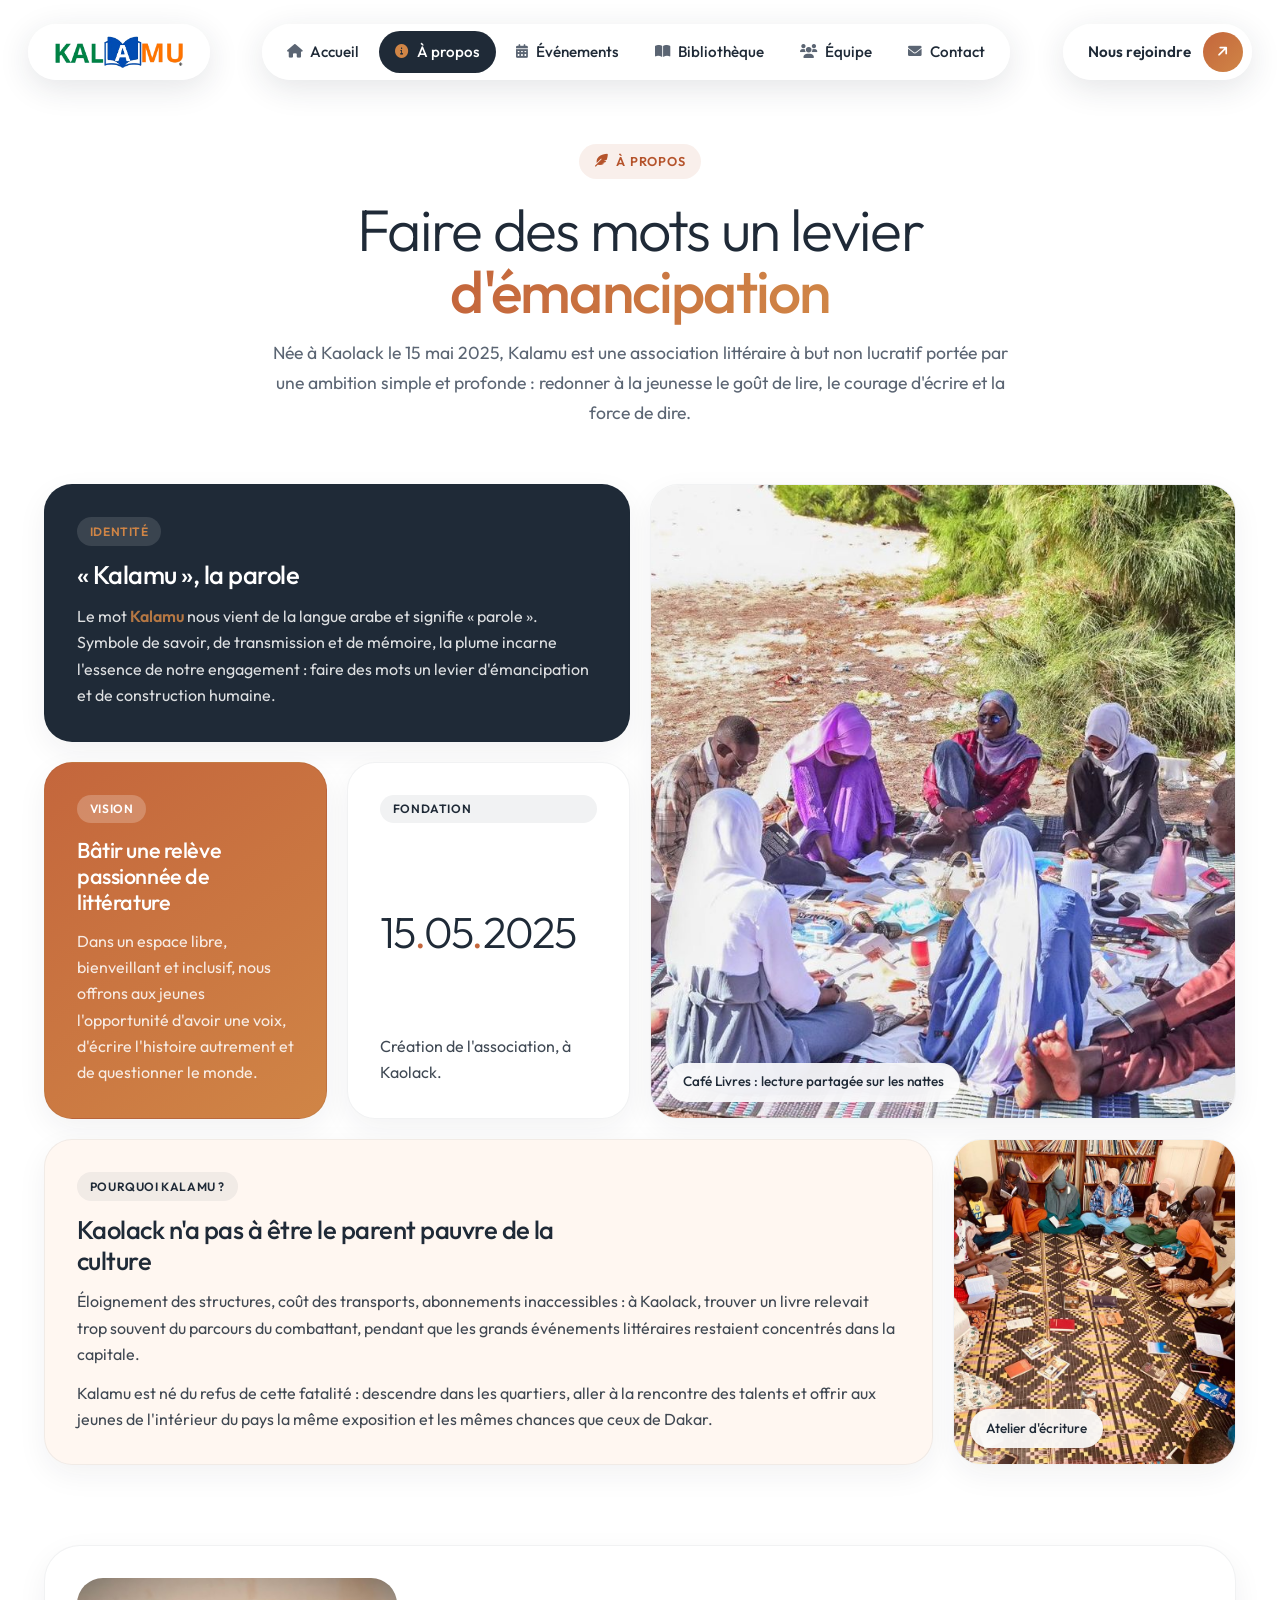
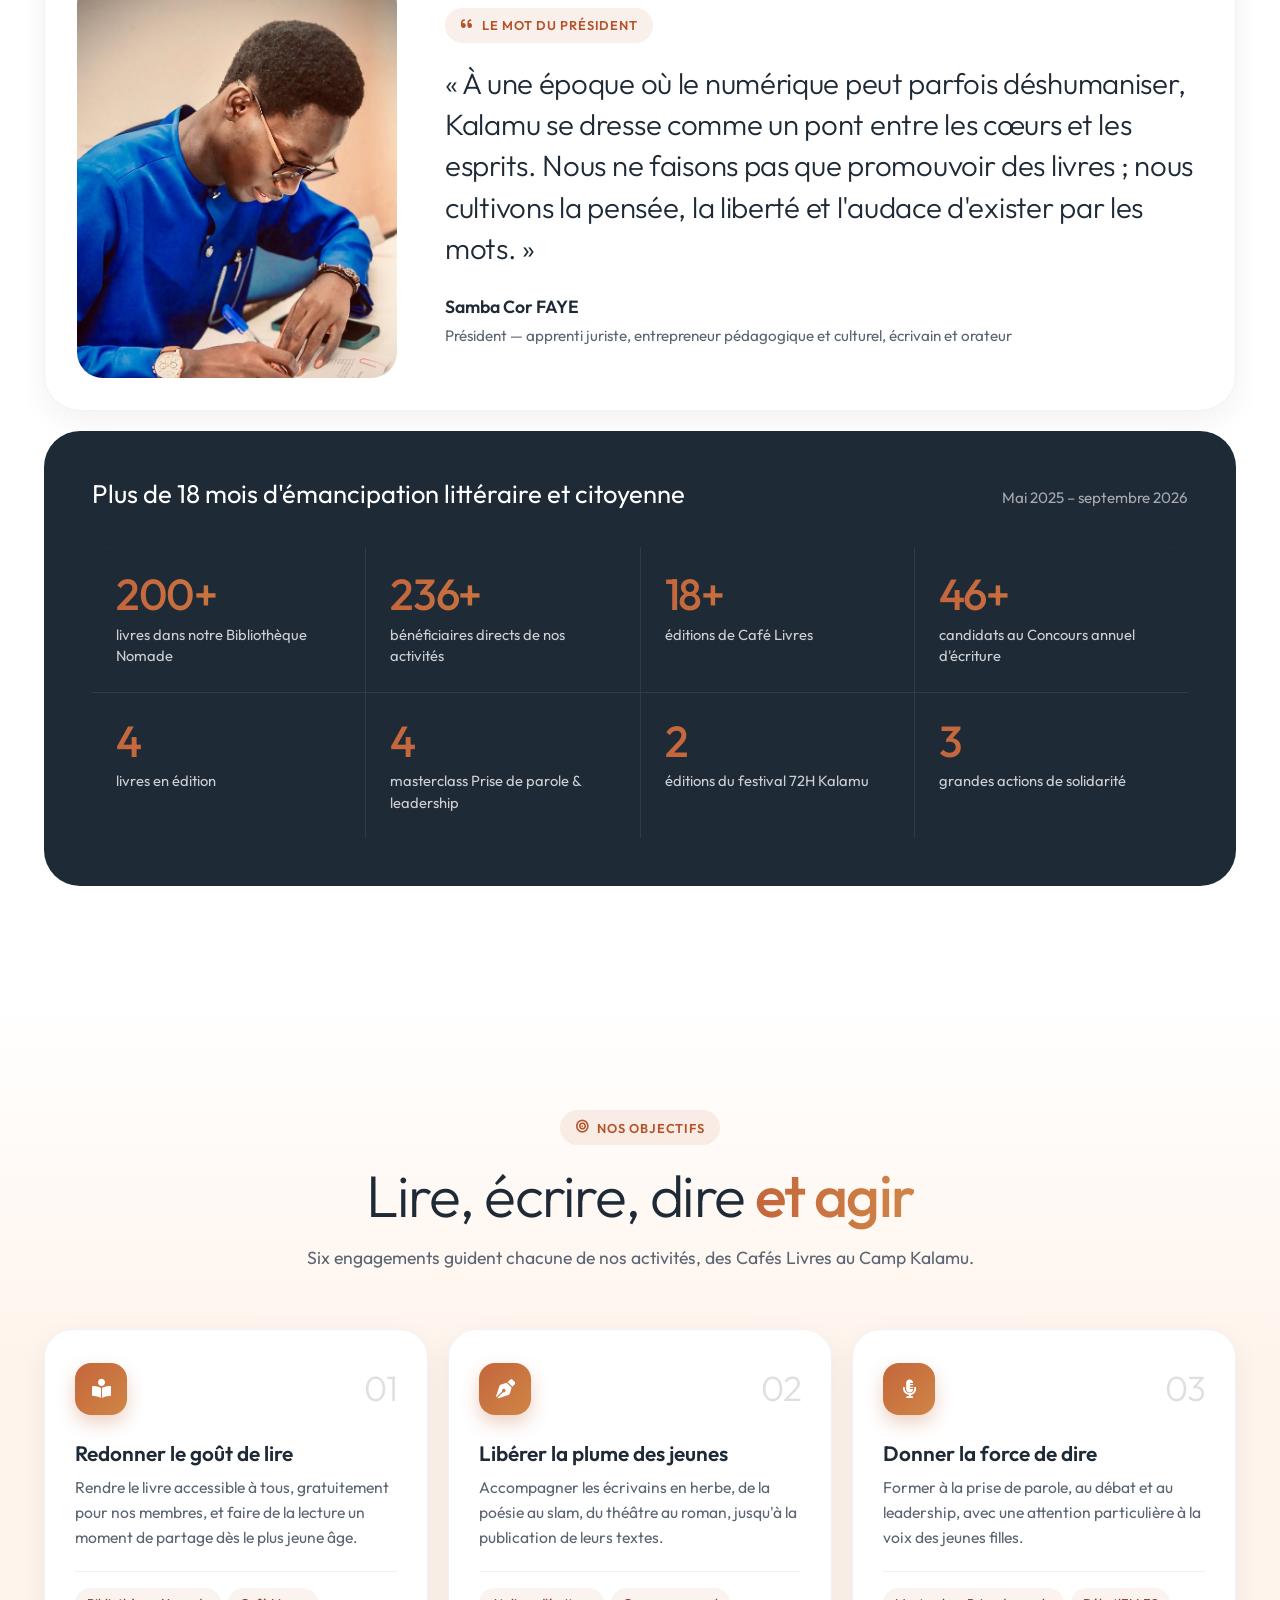
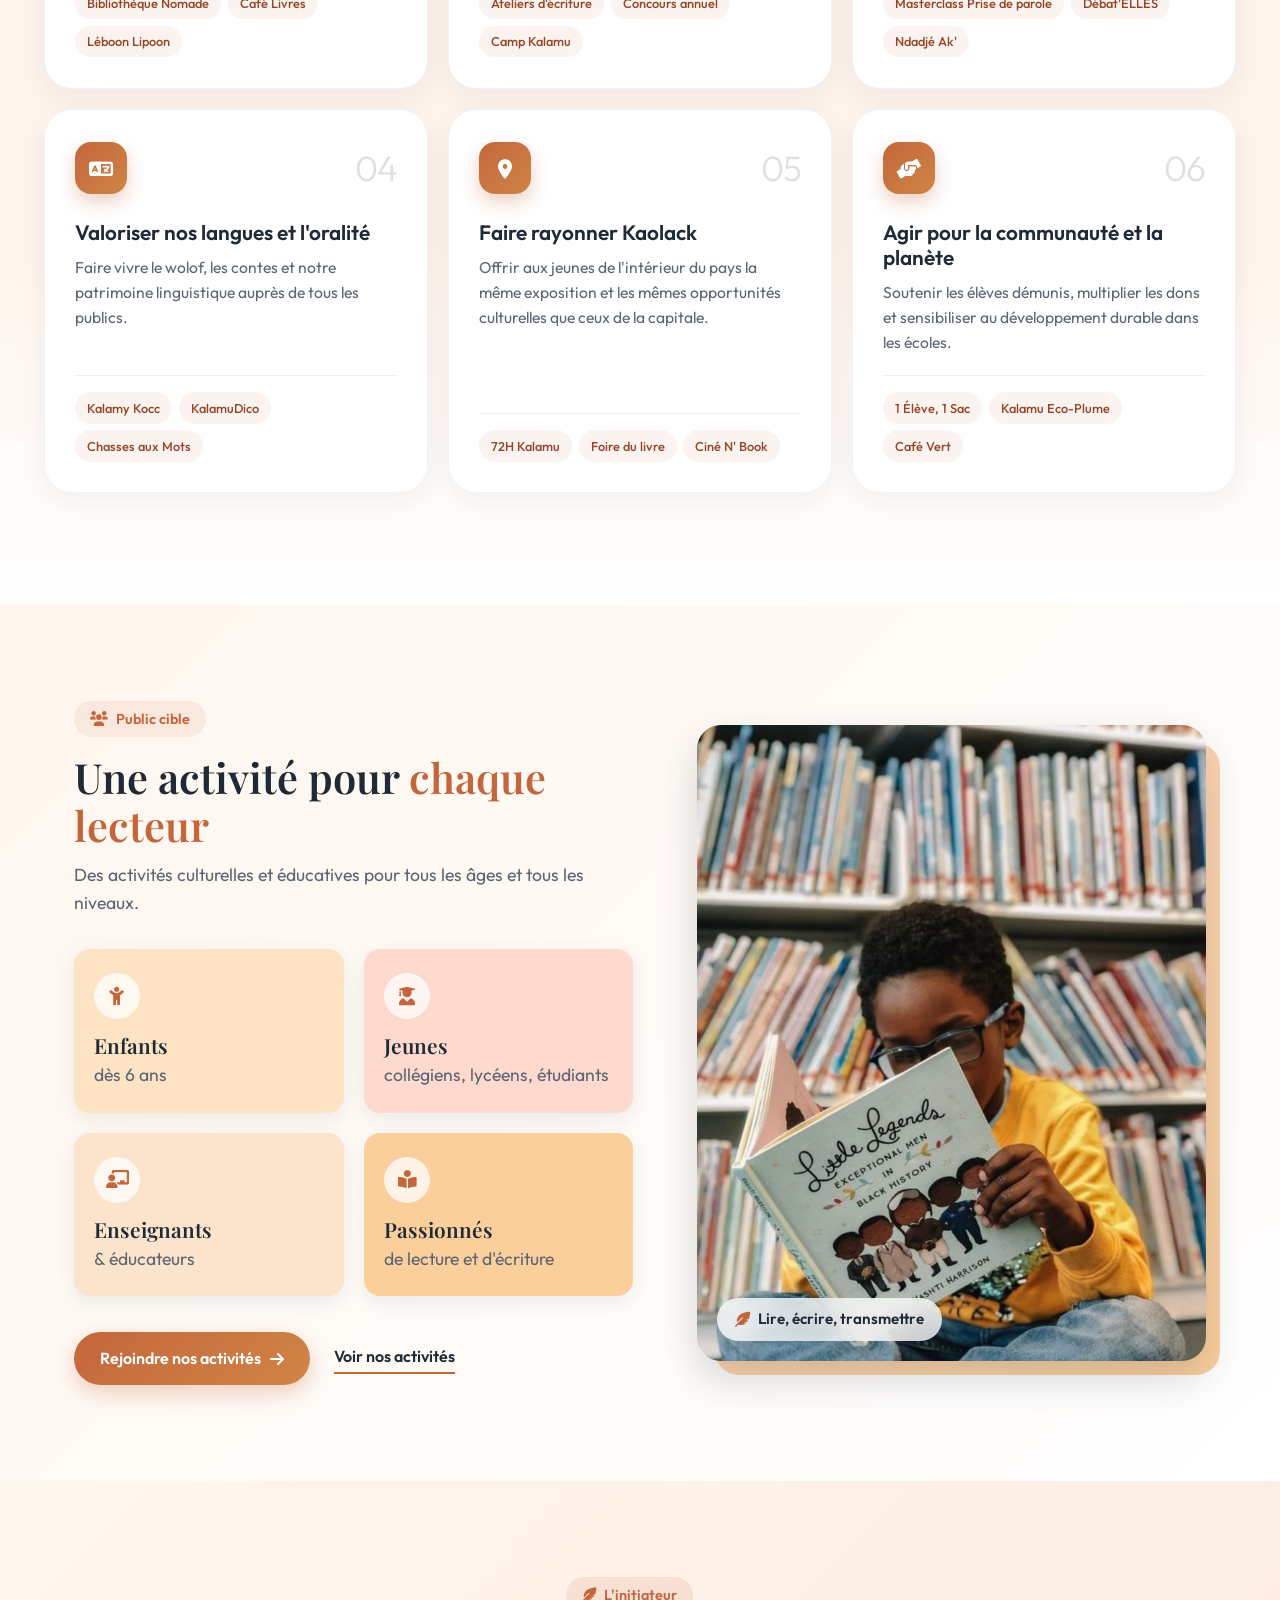
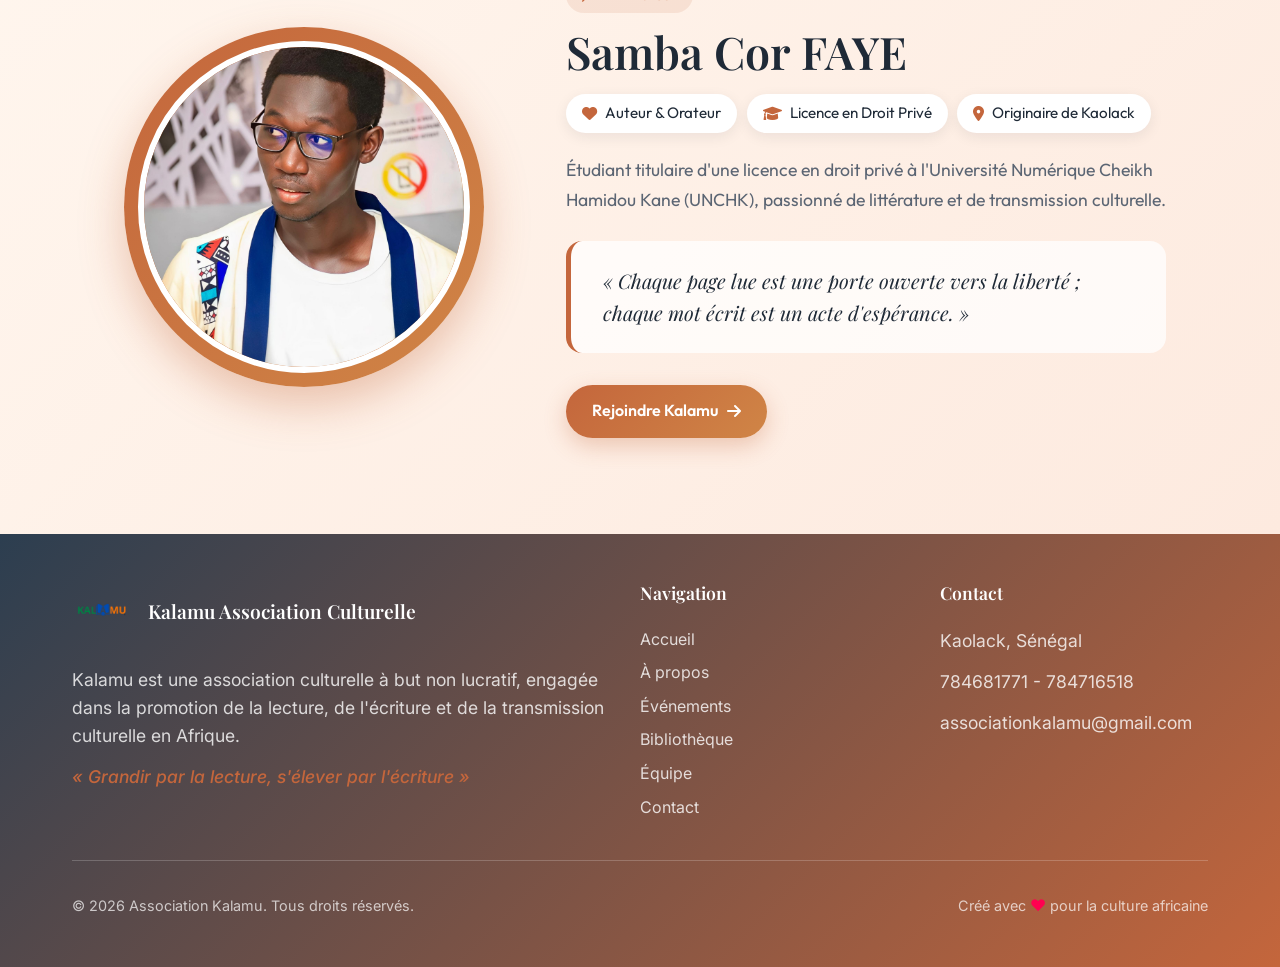
<file: a-propos.html>
<!DOCTYPE html>
<html lang="fr">
<head>
    <meta charset="UTF-8">
    <meta name="viewport" content="width=device-width, initial-scale=1.0">
    <meta name="description" content="Découvrez Kalamu : notre histoire, notre vision, nos six objectifs, le mot du président, les chiffres clés et le public que nous accompagnons.">
    <meta name="keywords" content="association, culture, lecture, écriture, Afrique, Kalamu, éducation, littérature, Sénégal, Kaolack">
    <meta name="author" content="Association Kalamu">
    <meta name="robots" content="index, follow">
    <meta name="googlebot" content="index, follow">
    <link rel="canonical" href="https://kalamu-association.netlify.app/a-propos.html">
    
    <!-- Open Graph / Facebook -->
    <meta property="og:type" content="website">
    <meta property="og:url" content="https://kalamu-association.netlify.app/a-propos.html">
    <meta property="og:title" content="À propos - Kalamu">
    <meta property="og:description" content="Promouvoir la lecture et l'écriture en Afrique. Grandir par la lecture, s'élever par l'écriture.">
    <meta property="og:image" content="https://kalamu-association.netlify.app/logo.PNG">

    <!-- Twitter -->
    <meta property="twitter:card" content="summary_large_image">
    <meta property="twitter:url" content="https://kalamu-association.netlify.app/a-propos.html">
    <meta property="twitter:title" content="À propos - Kalamu">
    <meta property="twitter:description" content="Promouvoir la lecture et l'écriture en Afrique. Grandir par la lecture, s'élever par l'écriture.">
    <meta property="twitter:image" content="https://kalamu-association.netlify.app/logo.PNG">
    
    <title>À propos - Kalamu</title>
    
    <!-- Favicon -->
    <link rel="icon" type="image/png" sizes="32x32" href="logo.PNG">
    <link rel="icon" type="image/png" sizes="16x16" href="logo.PNG">
    <link rel="apple-touch-icon" sizes="180x180" href="logo.PNG">
    <link rel="shortcut icon" href="logo.PNG">
    
    <link rel="preconnect" href="https://fonts.googleapis.com">
    <link rel="preconnect" href="https://fonts.gstatic.com" crossorigin>
    <link href="https://fonts.googleapis.com/css2?family=Inter:wght@400;600;700&family=Outfit:wght@300;400;500;600&family=Playfair+Display:wght@400;600;700&display=swap" rel="stylesheet">
    <link rel="stylesheet" href="https://cdnjs.cloudflare.com/ajax/libs/font-awesome/6.0.0-beta3/css/all.min.css">
    <link rel="stylesheet" href="styles.css">
    <link rel="stylesheet" href="content.css">
    <link rel="stylesheet" href="design.css">
    <link rel="stylesheet" href="pages.css">
    
</head>
<body>
    <!-- Barre de navigation (styles : design.css) -->
    <header class="kl-header">
        <div class="kl-header-inner">
            <a href="index.html" class="kl-pill kl-brand" aria-label="Kalamu, retour à l'accueil">
                <img src="logo-kalamu.png" alt="Kalamu" width="435" height="119">
            </a>

            <nav class="kl-pill kl-nav main-nav" aria-label="Navigation principale">
                <a href="index.html" class="kl-nav-link"><i class="fas fa-house" aria-hidden="true"></i><span>Accueil</span></a>
                <a href="a-propos.html" class="kl-nav-link" aria-current="page"><i class="fas fa-circle-info" aria-hidden="true"></i><span>À propos</span></a>
                <a href="evenements.html" class="kl-nav-link"><i class="fas fa-calendar-alt" aria-hidden="true"></i><span>Événements</span></a>
                <a href="bibliotheque.html" class="kl-nav-link"><i class="fas fa-book-open" aria-hidden="true"></i><span>Bibliothèque</span></a>
                <a href="equipe.html" class="kl-nav-link"><i class="fas fa-users" aria-hidden="true"></i><span>Équipe</span></a>
                <a href="contact.html" class="kl-nav-link"><i class="fas fa-envelope" aria-hidden="true"></i><span>Contact</span></a>
            </nav>

            <a href="contact.html" class="kl-pill kl-cta">
                Nous rejoindre
                <span class="kl-arrow"><i class="fas fa-arrow-right" aria-hidden="true"></i></span>
            </a>

            <button class="kl-pill kl-menu-btn mobile-menu-toggle" type="button" aria-label="Ouvrir le menu" aria-expanded="false" aria-controls="menu-mobile">
                <i class="fas fa-bars mobile-menu-icon" aria-hidden="true"></i>
                <i class="fas fa-times mobile-close-icon" aria-hidden="true"></i>
            </button>
        </div>

        <div class="mobile-menu kl-mobile-menu" id="menu-mobile">
            <nav class="mobile-nav" aria-label="Navigation mobile">
                <a href="index.html" class="mobile-nav-link"><i class="fas fa-house" aria-hidden="true"></i><span>Accueil</span></a>
                <a href="a-propos.html" class="mobile-nav-link" aria-current="page"><i class="fas fa-circle-info" aria-hidden="true"></i><span>À propos</span></a>
                <a href="evenements.html" class="mobile-nav-link"><i class="fas fa-calendar-alt" aria-hidden="true"></i><span>Événements</span></a>
                <a href="bibliotheque.html" class="mobile-nav-link"><i class="fas fa-book-open" aria-hidden="true"></i><span>Bibliothèque</span></a>
                <a href="equipe.html" class="mobile-nav-link"><i class="fas fa-users" aria-hidden="true"></i><span>Équipe</span></a>
                <a href="contact.html" class="mobile-nav-link"><i class="fas fa-envelope" aria-hidden="true"></i><span>Contact</span></a>
            </nav>
            <div class="kl-mobile-social">
                <a href="https://www.facebook.com/share/16idtbQot2/?mibextid=wwXIfr" class="kl-round-btn" data-info-lien="facebook" target="_blank" rel="noopener" aria-label="Facebook"><i class="fab fa-facebook-f" aria-hidden="true"></i></a>
                <a href="https://www.instagram.com/association_kalamu" class="kl-round-btn" data-info-lien="instagram" target="_blank" rel="noopener" aria-label="Instagram"><i class="fab fa-instagram" aria-hidden="true"></i></a>
                <a href="https://www.tiktok.com/@kalamu2.0" class="kl-round-btn" data-info-lien="tiktok" target="_blank" rel="noopener" aria-label="TikTok"><i class="fab fa-tiktok" aria-hidden="true"></i></a>
            </div>
        </div>
    </header>

    <main id="main" role="main">
<section data-first id="a-propos" class="pg-first kl-section kl-about">
            <div class="kl-container">
                <div class="kl-section-head">
                    <span class="kl-eyebrow"><i class="fas fa-feather-alt" aria-hidden="true"></i> À propos</span>
                    <h2 class="kl-section-title">Faire des mots un levier <span>d'émancipation</span></h2>
                    <p class="kl-section-lead">Née à Kaolack le 15 mai 2025, Kalamu est une association littéraire à but non lucratif portée par une ambition simple et profonde : redonner à la jeunesse le goût de lire, le courage d'écrire et la force de dire.</p>
                </div>

                <div class="kl-bento">
                    <article class="kl-tile kl-tile-identity">
                        <span class="kl-tile-tag">Identité</span>
                        <h3>« Kalamu », la parole</h3>
                        <p>Le mot <strong>Kalamu</strong> nous vient de la langue arabe et signifie « parole ». Symbole de savoir, de transmission et de mémoire, la plume incarne l'essence de notre engagement : faire des mots un levier d'émancipation et de construction humaine.</p>
                    </article>

                    <figure class="kl-tile kl-tile-photo kl-tile-photo-main">
                        <img src="images/apropos/cafe-livres.jpg" alt="Séance de Café Livres : des jeunes lisent et échangent assis sur des nattes" loading="lazy">
                        <figcaption>Café Livres : lecture partagée sur les nattes</figcaption>
                    </figure>

                    <article class="kl-tile kl-tile-vision">
                        <span class="kl-tile-tag">Vision</span>
                        <h3>Bâtir une relève passionnée de littérature</h3>
                        <p>Dans un espace libre, bienveillant et inclusif, nous offrons aux jeunes l'opportunité d'avoir une voix, d'écrire l'histoire autrement et de questionner le monde.</p>
                    </article>

                    <article class="kl-tile kl-tile-date">
                        <span class="kl-tile-tag">Fondation</span>
                        <p class="kl-date-big">15<span>.</span>05<span>.</span>2025</p>
                        <p>Création de l'association, à Kaolack.</p>
                    </article>

                    <article class="kl-tile kl-tile-why">
                        <span class="kl-tile-tag">Pourquoi Kalamu ?</span>
                        <h3>Kaolack n'a pas à être le parent pauvre de la culture</h3>
                        <p>Éloignement des structures, coût des transports, abonnements inaccessibles : à Kaolack, trouver un livre relevait trop souvent du parcours du combattant, pendant que les grands événements littéraires restaient concentrés dans la capitale.</p>
                        <p>Kalamu est né du refus de cette fatalité : descendre dans les quartiers, aller à la rencontre des talents et offrir aux jeunes de l'intérieur du pays la même exposition et les mêmes chances que ceux de Dakar.</p>
                    </article>

                    <figure class="kl-tile kl-tile-photo kl-tile-photo-side">
                        <img src="images/apropos/atelier-ecriture.jpg" alt="Atelier d'écriture en cercle dans une bibliothèque" loading="lazy">
                        <figcaption>Atelier d'écriture</figcaption>
                    </figure>
                </div>

                <!-- Mot du Président -->
                <div class="kl-editorial">
                    <img src="images/apropos/president-samba-cor-faye.jpg" alt="Samba Cor FAYE, président de Kalamu" class="kl-editorial-photo" loading="lazy">
                    <div class="kl-editorial-body">
                        <span class="kl-eyebrow"><i class="fas fa-quote-left" aria-hidden="true"></i> Le mot du Président</span>
                        <blockquote>
                            « À une époque où le numérique peut parfois déshumaniser, Kalamu se dresse comme un pont entre les cœurs et les esprits. Nous ne faisons pas que promouvoir des livres ; nous cultivons la pensée, la liberté et l'audace d'exister par les mots. »
                        </blockquote>
                        <p class="kl-editorial-author"><strong>Samba Cor FAYE</strong><span>Président — apprenti juriste, entrepreneur pédagogique et culturel, écrivain et orateur</span></p>
                    </div>
                </div>

                <!-- Chiffres clés (data/chiffres.json) -->
                <div class="kl-stats-block">
                    <div class="kl-stats-head">
                        <h3 id="chiffres-titre">Plus de 18 mois d'émancipation littéraire et citoyenne</h3>
                        <p id="chiffres-periode">Mai 2025 – septembre 2026</p>
                    </div>
                    <div class="kl-stats-grid" id="chiffres-cles">
                        <div class="kl-stat-item"><strong>200+</strong><span>livres dans notre Bibliothèque Nomade</span></div>
                        <div class="kl-stat-item"><strong>236+</strong><span>bénéficiaires directs de nos activités</span></div>
                        <div class="kl-stat-item"><strong>18+</strong><span>éditions de Café Livres</span></div>
                        <div class="kl-stat-item"><strong>46+</strong><span>candidats au Concours annuel d'écriture</span></div>
                        <div class="kl-stat-item"><strong>4</strong><span>livres en édition</span></div>
                        <div class="kl-stat-item"><strong>4</strong><span>masterclass Prise de parole &amp; leadership</span></div>
                        <div class="kl-stat-item"><strong>2</strong><span>éditions du festival 72H Kalamu</span></div>
                        <div class="kl-stat-item"><strong>3</strong><span>grandes actions de solidarité</span></div>
                    </div>
                </div>
            </div>
        </section>

<section id="objectifs" class="kl-section kl-objectives">
            <div class="kl-container">
                <div class="kl-section-head">
                    <span class="kl-eyebrow"><i class="fas fa-bullseye" aria-hidden="true"></i> Nos objectifs</span>
                    <h2 class="kl-section-title">Lire, écrire, dire <span>et agir</span></h2>
                    <p class="kl-section-lead">Six engagements guident chacune de nos activités, des Cafés Livres au Camp Kalamu.</p>
                </div>

                <div class="kl-obj-grid">
                    <article class="kl-obj">
                        <div class="kl-obj-top"><span class="kl-obj-icon"><i class="fas fa-book-reader" aria-hidden="true"></i></span><span class="kl-obj-num">01</span></div>
                        <h3>Redonner le goût de lire</h3>
                        <p>Rendre le livre accessible à tous, gratuitement pour nos membres, et faire de la lecture un moment de partage dès le plus jeune âge.</p>
                        <ul class="kl-chips" aria-label="Programmes liés"><li>Bibliothèque Nomade</li><li>Café Livres</li><li>Léboon Lipoon</li></ul>
                    </article>
                    <article class="kl-obj">
                        <div class="kl-obj-top"><span class="kl-obj-icon"><i class="fas fa-pen-nib" aria-hidden="true"></i></span><span class="kl-obj-num">02</span></div>
                        <h3>Libérer la plume des jeunes</h3>
                        <p>Accompagner les écrivains en herbe, de la poésie au slam, du théâtre au roman, jusqu'à la publication de leurs textes.</p>
                        <ul class="kl-chips" aria-label="Programmes liés"><li>Ateliers d'écriture</li><li>Concours annuel</li><li>Camp Kalamu</li></ul>
                    </article>
                    <article class="kl-obj">
                        <div class="kl-obj-top"><span class="kl-obj-icon"><i class="fas fa-microphone-alt" aria-hidden="true"></i></span><span class="kl-obj-num">03</span></div>
                        <h3>Donner la force de dire</h3>
                        <p>Former à la prise de parole, au débat et au leadership, avec une attention particulière à la voix des jeunes filles.</p>
                        <ul class="kl-chips" aria-label="Programmes liés"><li>Masterclass Prise de parole</li><li>Débat'ELLES</li><li>Ndadjé Ak'</li></ul>
                    </article>
                    <article class="kl-obj">
                        <div class="kl-obj-top"><span class="kl-obj-icon"><i class="fas fa-language" aria-hidden="true"></i></span><span class="kl-obj-num">04</span></div>
                        <h3>Valoriser nos langues et l'oralité</h3>
                        <p>Faire vivre le wolof, les contes et notre patrimoine linguistique auprès de tous les publics.</p>
                        <ul class="kl-chips" aria-label="Programmes liés"><li>Kalamy Kocc</li><li>KalamuDico</li><li>Chasses aux Mots</li></ul>
                    </article>
                    <article class="kl-obj">
                        <div class="kl-obj-top"><span class="kl-obj-icon"><i class="fas fa-map-marker-alt" aria-hidden="true"></i></span><span class="kl-obj-num">05</span></div>
                        <h3>Faire rayonner Kaolack</h3>
                        <p>Offrir aux jeunes de l'intérieur du pays la même exposition et les mêmes opportunités culturelles que ceux de la capitale.</p>
                        <ul class="kl-chips" aria-label="Programmes liés"><li>72H Kalamu</li><li>Foire du livre</li><li>Ciné N' Book</li></ul>
                    </article>
                    <article class="kl-obj">
                        <div class="kl-obj-top"><span class="kl-obj-icon"><i class="fas fa-hands-helping" aria-hidden="true"></i></span><span class="kl-obj-num">06</span></div>
                        <h3>Agir pour la communauté et la planète</h3>
                        <p>Soutenir les élèves démunis, multiplier les dons et sensibiliser au développement durable dans les écoles.</p>
                        <ul class="kl-chips" aria-label="Programmes liés"><li>1 Élève, 1 Sac</li><li>Kalamu Eco-Plume</li><li>Café Vert</li></ul>
                    </article>
                </div>
            </div>
        </section>

        <!-- Public cible (styles : pages.css) -->
        <section id="public-cible" class="pt-section">
            <div class="pt-container">
                <div class="pt-text">
                    <span class="pt-eyebrow"><i class="fas fa-users" aria-hidden="true"></i> Public cible</span>
                    <h2 class="pt-title">Une activité pour <span>chaque lecteur</span></h2>
                    <p class="pt-lead">Des activités culturelles et éducatives pour tous les âges et tous les niveaux.</p>

                    <ul class="pt-grid">
                        <li class="pt-card pt-gold">
                            <span class="pt-icon"><i class="fas fa-child" aria-hidden="true"></i></span>
                            <h3>Enfants</h3>
                            <p>dès 6 ans</p>
                        </li>
                        <li class="pt-card pt-terracotta">
                            <span class="pt-icon"><i class="fas fa-user-graduate" aria-hidden="true"></i></span>
                            <h3>Jeunes</h3>
                            <p>collégiens, lycéens, étudiants</p>
                        </li>
                        <li class="pt-card pt-sunset">
                            <span class="pt-icon"><i class="fas fa-chalkboard-teacher" aria-hidden="true"></i></span>
                            <h3>Enseignants</h3>
                            <p>&amp; éducateurs</p>
                        </li>
                        <li class="pt-card pt-sand">
                            <span class="pt-icon"><i class="fas fa-book-reader" aria-hidden="true"></i></span>
                            <h3>Passionnés</h3>
                            <p>de lecture et d'écriture</p>
                        </li>
                    </ul>

                    <div class="pt-actions">
                        <a href="contact.html" class="pg-btn">Rejoindre nos activités <i class="fas fa-arrow-right" aria-hidden="true"></i></a>
                        <a href="index.html#activites" class="pt-link">Voir nos activités</a>
                    </div>
                </div>

                <figure class="pt-photo">
                    <img src="children-reading.jpg" alt="Un enfant lisant un livre devant les rayonnages d'une bibliothèque" loading="lazy">
                    <figcaption><i class="fas fa-feather-alt" aria-hidden="true"></i> Lire, écrire, transmettre</figcaption>
                </figure>
            </div>
        </section>

<!-- L'initiateur (styles : pages.css) -->
        <section id="initiateur" class="fd-section">
            <div class="fd-container">
                <figure class="fd-photo">
                    <span class="fd-ring">
                        <img src="samba_cor_faye.jpg" alt="Samba Cor FAYE, initiateur de Kalamu" loading="lazy">
                    </span>
                </figure>

                <div class="fd-body">
                    <span class="fd-eyebrow"><i class="fas fa-feather-alt" aria-hidden="true"></i> L'initiateur</span>
                    <h2 class="fd-name">Samba Cor FAYE</h2>

                    <ul class="fd-chips">
                        <li><i class="fas fa-heart" aria-hidden="true"></i> Auteur &amp; Orateur</li>
                        <li><i class="fas fa-graduation-cap" aria-hidden="true"></i> Licence en Droit Privé</li>
                        <li><i class="fas fa-map-marker-alt" aria-hidden="true"></i> Originaire de Kaolack</li>
                    </ul>

                    <p class="fd-text">Étudiant titulaire d'une licence en droit privé à l'Université Numérique Cheikh Hamidou Kane (UNCHK), passionné de littérature et de transmission culturelle.</p>

                    <blockquote class="fd-quote">
                        « Chaque page lue est une porte ouverte vers la liberté ; chaque mot écrit est un acte d'espérance. »
                    </blockquote>

                    <a href="contact.html" class="pg-btn">Rejoindre Kalamu <i class="fas fa-arrow-right" aria-hidden="true"></i></a>
                </div>
            </div>
        </section>
    </main>

    <footer class="footer">
        <div class="container">
            <div class="footer-content">
                <div class="footer-section">
                    <div class="footer-logo">
                        <div class="logo-icon">
                            <img src="logo.PNG" alt="Logo Kalamu Association Culturelle">
                        </div>
                        <div class="logo-text">
                            <h3>Kalamu Association Culturelle</h3>
                        </div>
                    </div>
                    <p>Kalamu est une association culturelle à but non lucratif, engagée dans la promotion de la lecture, de l'écriture et de la transmission culturelle en Afrique.</p>
                    <p class="slogan">« Grandir par la lecture, s'élever par l'écriture »</p>
                </div>
                
                <div class="footer-section">
                    <h4>Navigation</h4>
                    <ul>
                        <li><a href="index.html">Accueil</a></li>
                        <li><a href="a-propos.html">À propos</a></li>
                        <li><a href="evenements.html">Événements</a></li>
                        <li><a href="bibliotheque.html">Bibliothèque</a></li>
                        <li><a href="equipe.html">Équipe</a></li>
                        <li><a href="contact.html">Contact</a></li>
                    </ul>
                </div>
                
                <div class="footer-section">
                    <h4>Contact</h4>
                    <p data-info="adresse">Kaolack, Sénégal</p>
                    <p data-info="telephones-texte">784681771 - 784716518</p>
                    <p data-info="email">associationkalamu@gmail.com</p>
                </div>
            </div>
            
            <div class="footer-bottom">
                <p>&copy; <span data-annee>2025</span> Association Kalamu. Tous droits réservés.</p>
                <p>Créé avec <span class="heart">❤️</span> pour la culture africaine</p>
            </div>
        </div>
    </footer>

    <script src="script.js"></script>
    <script src="content.js"></script>
    <script src="design.js"></script>
</body>
</html>
</file>
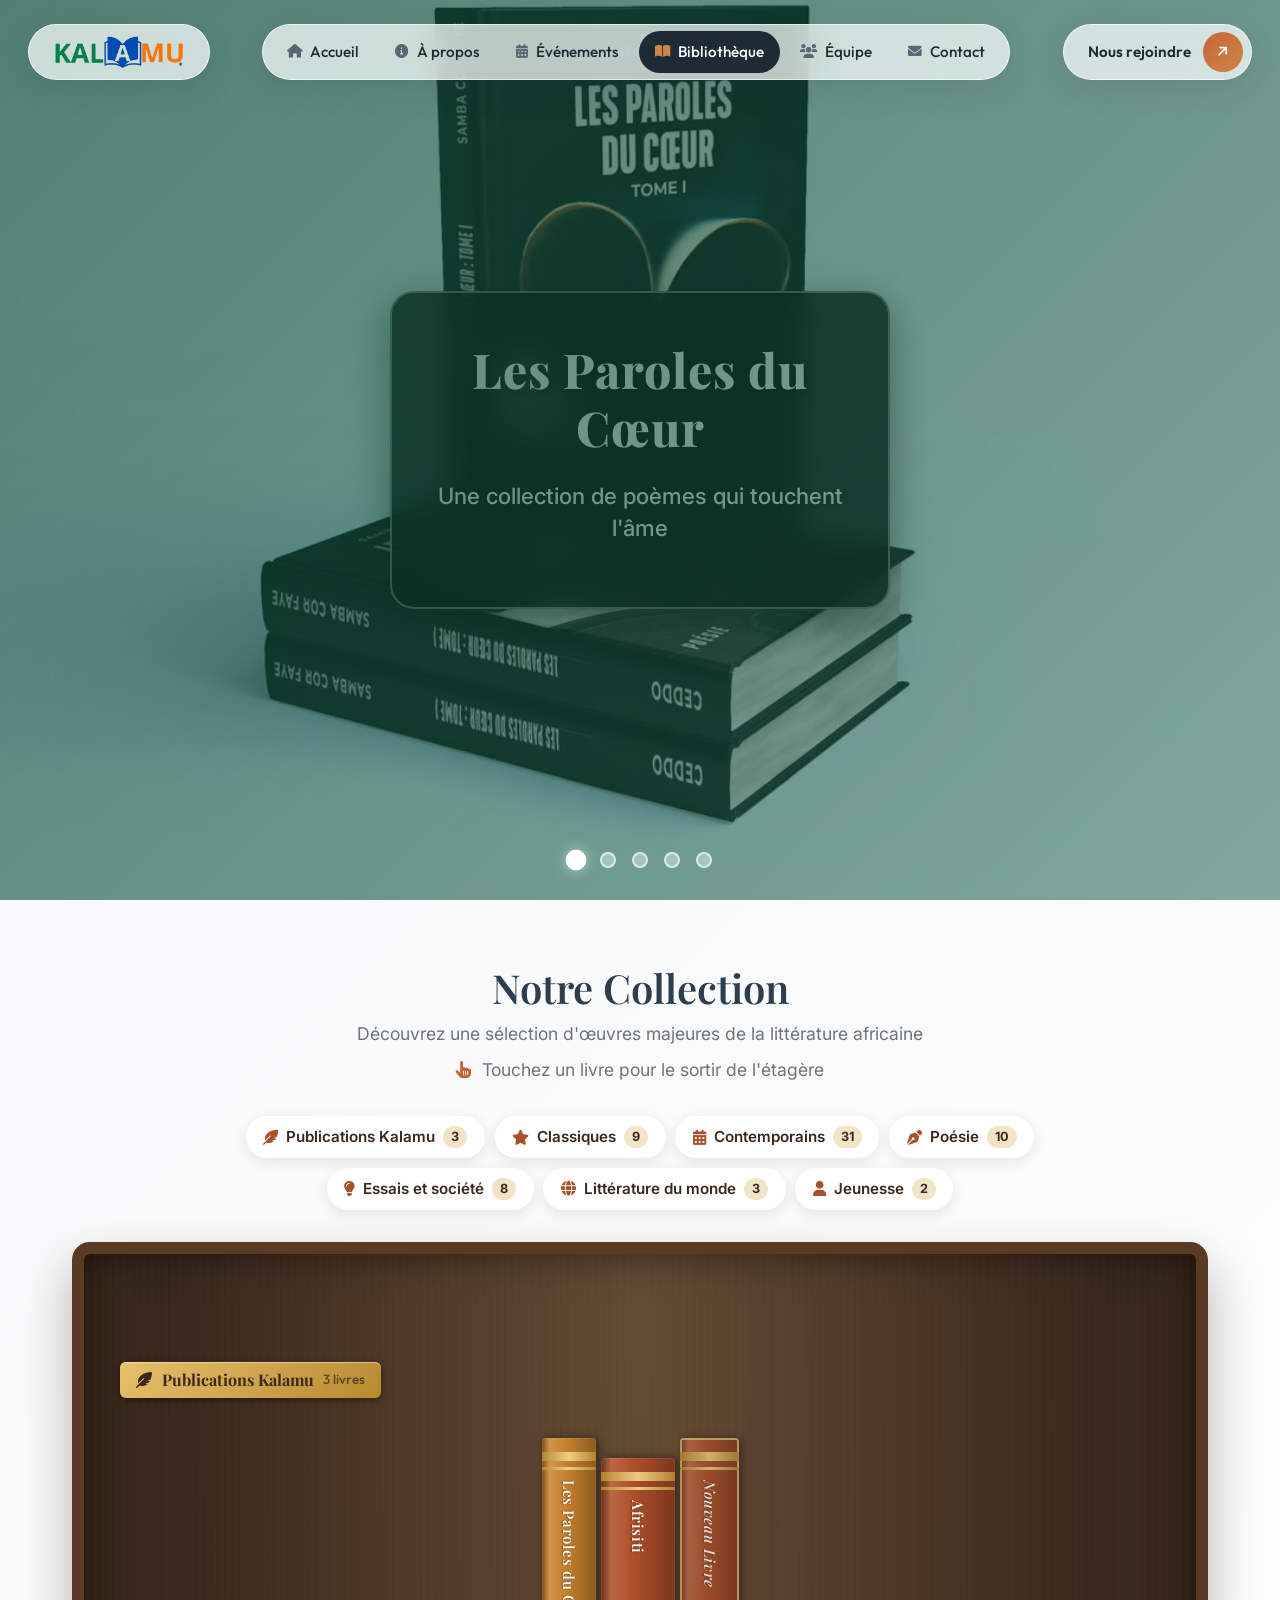
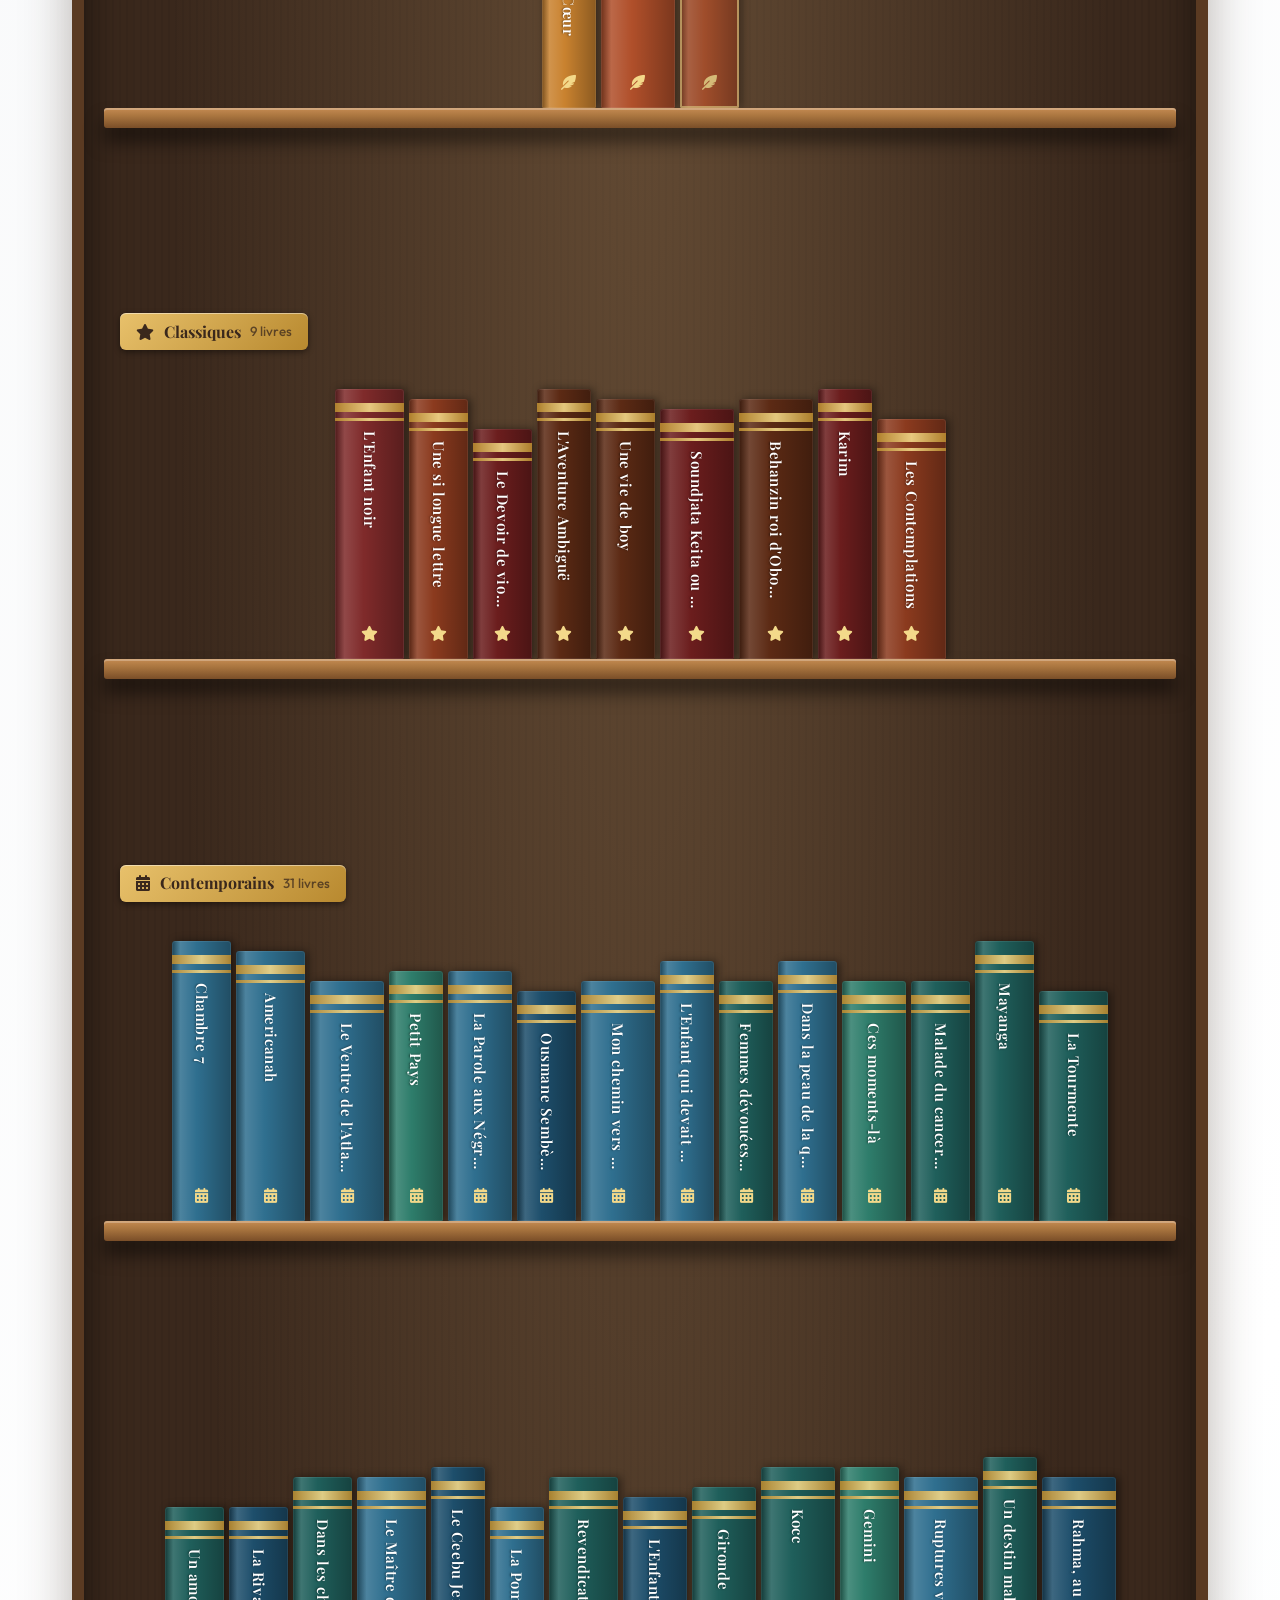
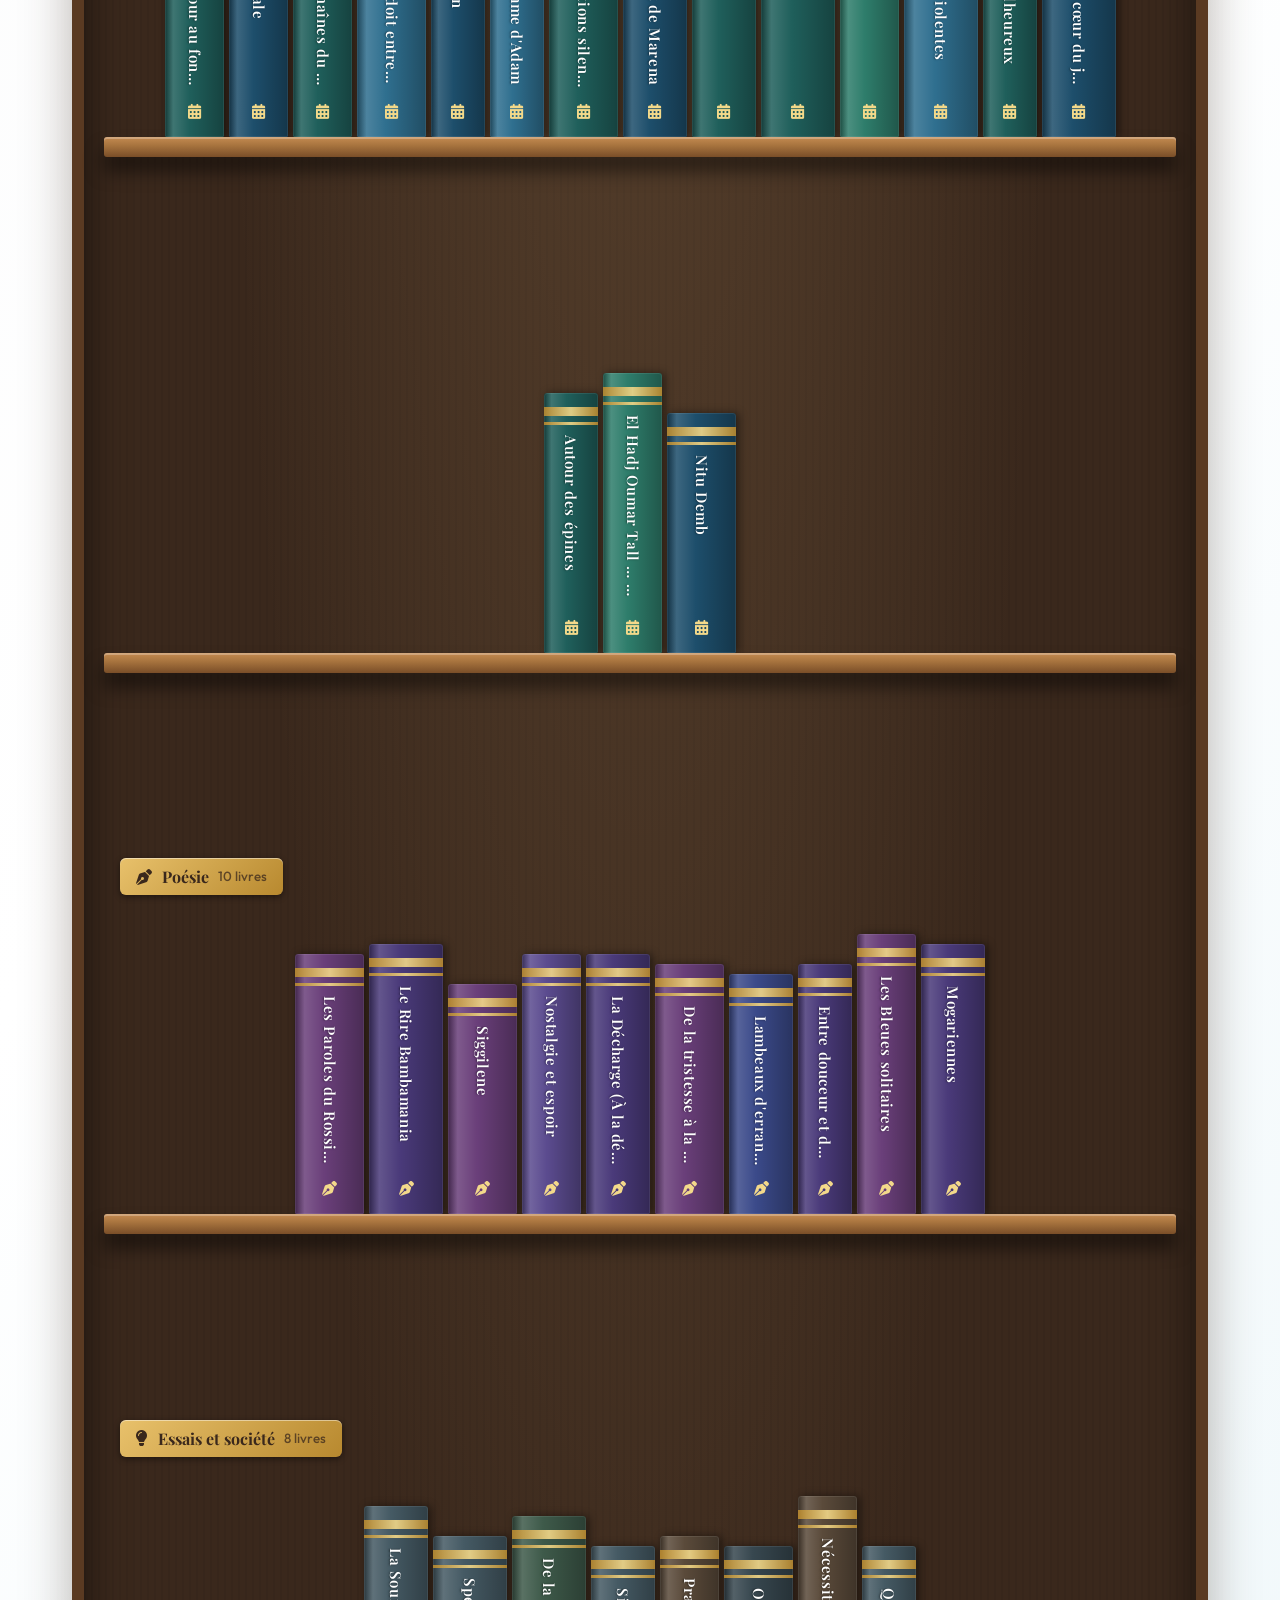
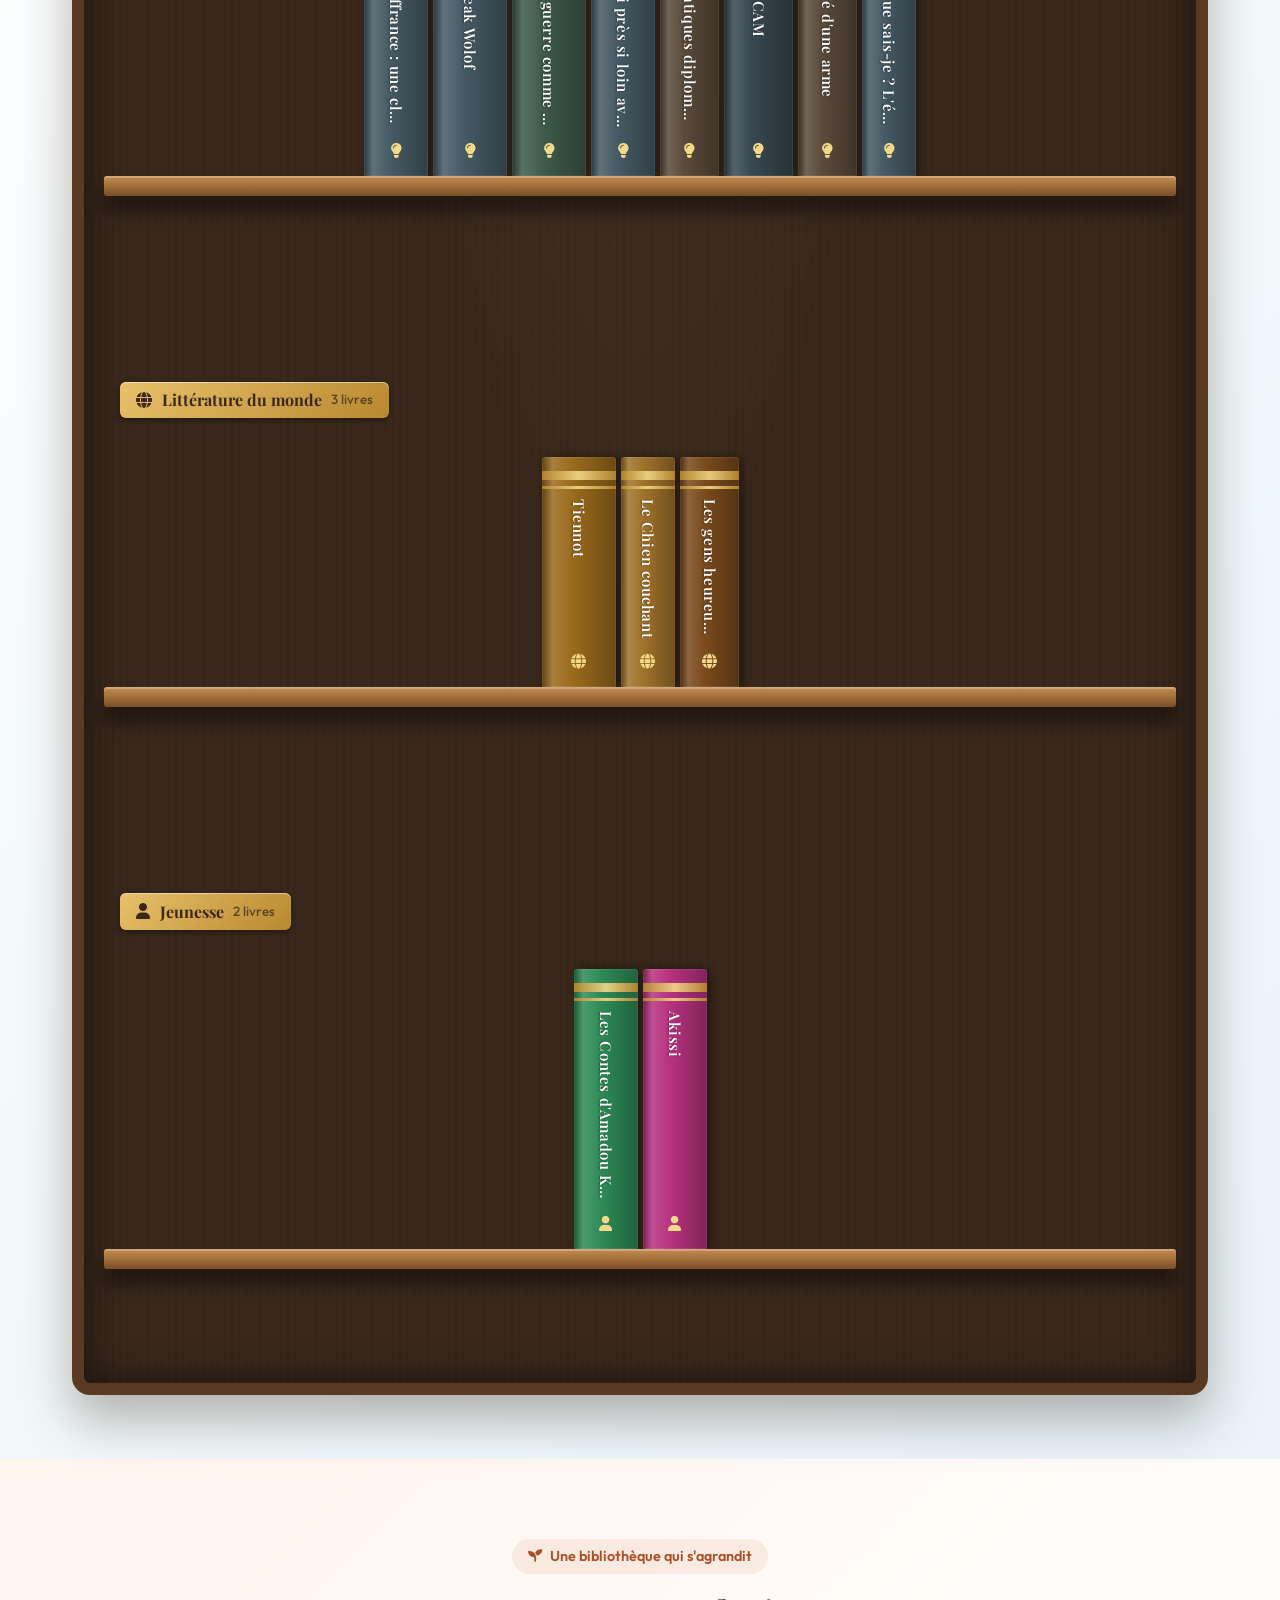
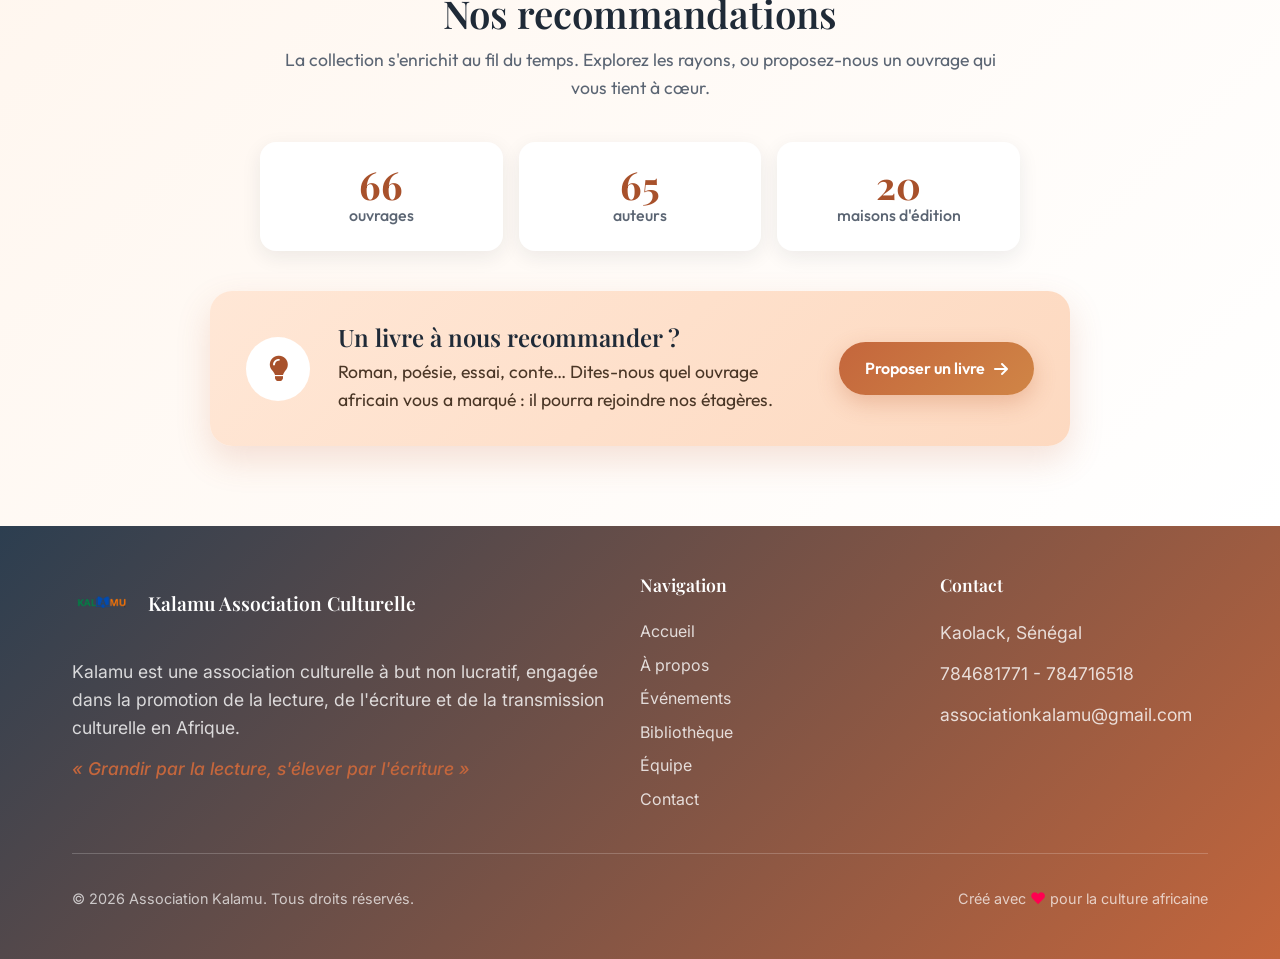
<file: bibliotheque.html>
<!DOCTYPE html>
<html lang="fr">
<head>
    <meta charset="UTF-8">
    <meta name="viewport" content="width=device-width, initial-scale=1.0">
    <title>Bibliothèque - Association Kalamu</title>
    <meta name="description" content="Découvrez une sélection soigneusement choisie d'œuvres littéraires africaines, classiques et contemporaines, pour enrichir votre parcours de lecture.">
    <meta name="keywords" content="bibliothèque, livres, littérature africaine, lecture, Kalamu, association">
    <meta name="author" content="Association Kalamu">
    <meta name="robots" content="index, follow">
    <meta name="googlebot" content="index, follow">
    <link rel="canonical" href="https://kalamu-association.netlify.app/bibliotheque.html">
    
    <!-- Open Graph / Facebook -->
    <meta property="og:type" content="website">
    <meta property="og:url" content="https://kalamu-association.netlify.app/bibliotheque.html">
    <meta property="og:title" content="Bibliothèque - Association Kalamu">
    <meta property="og:description" content="Découvrez une sélection soigneusement choisie d'œuvres littéraires africaines.">
    <meta property="og:image" content="https://kalamu-association.netlify.app/logo.PNG">

    <!-- Twitter -->
    <meta property="twitter:card" content="summary_large_image">
    <meta property="twitter:url" content="https://kalamu-association.netlify.app/bibliotheque.html">
    <meta property="twitter:title" content="Bibliothèque - Association Kalamu">
    <meta property="twitter:description" content="Découvrez une sélection soigneusement choisie d'œuvres littéraires africaines.">
    <meta property="twitter:image" content="https://kalamu-association.netlify.app/logo.PNG">

    <!-- Favicon -->
    <link rel="icon" type="image/png" sizes="32x32" href="logo.PNG">
    <link rel="icon" type="image/png" sizes="16x16" href="logo.PNG">
    <link rel="apple-touch-icon" sizes="180x180" href="logo.PNG">

    <!-- Google Fonts -->
    <link href="https://fonts.googleapis.com/css2?family=Inter:wght@300;400;500;600;700&family=Outfit:wght@300;400;500;600&family=Playfair+Display:wght@400;500;600;700&display=swap" rel="stylesheet">
    
    <!-- Font Awesome -->
    <link rel="stylesheet" href="https://cdnjs.cloudflare.com/ajax/libs/font-awesome/6.0.0/css/all.min.css">
    
    <!-- Styles -->
    <link rel="stylesheet" href="styles.css">
    <link rel="stylesheet" href="content.css">
    <link rel="stylesheet" href="design.css">
    <link rel="stylesheet" href="pages.css">
    <link rel="stylesheet" href="etageres.css">
</head>
<body class="kl-page-library">
    <!-- Header -->
    <!-- Barre de navigation (styles : design.css) -->
    <header class="kl-header">
        <div class="kl-header-inner">
            <a href="index.html" class="kl-pill kl-brand" aria-label="Kalamu, retour à l'accueil">
                <img src="logo-kalamu.png" alt="Kalamu" width="435" height="119">
            </a>

            <nav class="kl-pill kl-nav main-nav" aria-label="Navigation principale">
                <a href="index.html" class="kl-nav-link"><i class="fas fa-house" aria-hidden="true"></i><span>Accueil</span></a>
                <a href="a-propos.html" class="kl-nav-link"><i class="fas fa-circle-info" aria-hidden="true"></i><span>À propos</span></a>
                <a href="evenements.html" class="kl-nav-link"><i class="fas fa-calendar-alt" aria-hidden="true"></i><span>Événements</span></a>
                <a href="bibliotheque.html" class="kl-nav-link" aria-current="page"><i class="fas fa-book-open" aria-hidden="true"></i><span>Bibliothèque</span></a>
                <a href="equipe.html" class="kl-nav-link"><i class="fas fa-users" aria-hidden="true"></i><span>Équipe</span></a>
                <a href="contact.html" class="kl-nav-link"><i class="fas fa-envelope" aria-hidden="true"></i><span>Contact</span></a>
            </nav>

            <a href="contact.html" class="kl-pill kl-cta">
                Nous rejoindre
                <span class="kl-arrow"><i class="fas fa-arrow-right" aria-hidden="true"></i></span>
            </a>

            <button class="kl-pill kl-menu-btn mobile-menu-toggle" type="button" aria-label="Ouvrir le menu" aria-expanded="false" aria-controls="menu-mobile">
                <i class="fas fa-bars mobile-menu-icon" aria-hidden="true"></i>
                <i class="fas fa-times mobile-close-icon" aria-hidden="true"></i>
            </button>
        </div>

        <div class="mobile-menu kl-mobile-menu" id="menu-mobile">
            <nav class="mobile-nav" aria-label="Navigation mobile">
                <a href="index.html" class="mobile-nav-link"><i class="fas fa-house" aria-hidden="true"></i><span>Accueil</span></a>
                <a href="a-propos.html" class="mobile-nav-link"><i class="fas fa-circle-info" aria-hidden="true"></i><span>À propos</span></a>
                <a href="evenements.html" class="mobile-nav-link"><i class="fas fa-calendar-alt" aria-hidden="true"></i><span>Événements</span></a>
                <a href="bibliotheque.html" class="mobile-nav-link" aria-current="page"><i class="fas fa-book-open" aria-hidden="true"></i><span>Bibliothèque</span></a>
                <a href="equipe.html" class="mobile-nav-link"><i class="fas fa-users" aria-hidden="true"></i><span>Équipe</span></a>
                <a href="contact.html" class="mobile-nav-link"><i class="fas fa-envelope" aria-hidden="true"></i><span>Contact</span></a>
            </nav>
            <div class="kl-mobile-social">
                <a href="https://www.facebook.com/share/16idtbQot2/?mibextid=wwXIfr" class="kl-round-btn" data-info-lien="facebook" target="_blank" rel="noopener" aria-label="Facebook"><i class="fab fa-facebook-f" aria-hidden="true"></i></a>
                <a href="https://www.instagram.com/association_kalamu" class="kl-round-btn" data-info-lien="instagram" target="_blank" rel="noopener" aria-label="Instagram"><i class="fab fa-instagram" aria-hidden="true"></i></a>
                <a href="https://www.tiktok.com/@kalamu2.0" class="kl-round-btn" data-info-lien="tiktok" target="_blank" rel="noopener" aria-label="TikTok"><i class="fab fa-tiktok" aria-hidden="true"></i></a>
            </div>
        </div>
    </header>

    <main>
        <!-- Hero Section with Modern Carousel -->
        <section class="library-hero-section">
            <div class="modern-hero-carousel">
                <div class="carousel-container">
                    <!-- Livres « carrousel » gérés depuis l'admin (data/livres.json) -->
                    <div class="carousel-track" id="carrousel-livres"></div>
                    
                    <!-- Navigation Controls -->
                    <button class="carousel-nav prev-nav" onclick="changeSlide(-1)" aria-label="Image précédente">
                        <i class="fas fa-chevron-left"></i>
                    </button>
                    <button class="carousel-nav next-nav" onclick="changeSlide(1)" aria-label="Image suivante">
                        <i class="fas fa-chevron-right"></i>
                    </button>
                    
                    <!-- Indicators -->
                    <div class="carousel-indicators" id="carrousel-indicateurs"></div>
                </div>
                <div class="hero-overlay"></div>
            </div>
            <div class="container">
                <div class="max-w-4xl mx-auto text-center">
                    <div class="library-hero-icon">
                        <img src="logo.PNG" alt="Kalamu Association" class="hero-logo">
                    </div>
                    <h1 class="library-hero-title">Notre Bibliothèque</h1>
                    <p class="library-hero-description">
                        Découvrez une sélection soigneusement choisie d'œuvres littéraires africaines, 
                        classiques et contemporaines, pour enrichir votre parcours de lecture.
                    </p>
                </div>
            </div>
        </section>

        <!-- Books Collection Section -->
        <section class="books-collection-section">
            <div class="container">
                <div class="max-w-6xl mx-auto">
                    <!-- Section Header -->
                    <div class="library-section-header">
                        <h2>Notre Collection</h2>
                        <p>Découvrez une sélection d'œuvres majeures de la littérature africaine</p>
                    </div>
                    <p class="eg-hint"><i class="fas fa-hand-pointer" aria-hidden="true"></i> Touchez un livre pour le sortir de l'étagère</p>

                    <!-- Catégories et livres gérés depuis l'admin (data/livres.json) -->
                    <nav id="rayons-nav" class="rc-nav" aria-label="Rayons de la bibliothèque"></nav>
                    <div id="etageres"><p class="content-empty">Chargement de la bibliothèque…</p></div>
                </div>
            </div>
        </section>

        <!-- Suggestions (styles : etageres.css) -->
        <section class="rc-section" id="suggestions">
            <div class="container">
                <div class="rc-head">
                    <span class="rc-eyebrow"><i class="fas fa-seedling" aria-hidden="true"></i> Une bibliothèque qui s'agrandit</span>
                    <h2>Nos recommandations</h2>
                    <p>La collection s'enrichit au fil du temps. Explorez les rayons, ou proposez-nous un ouvrage qui vous tient à cœur.</p>
                </div>

                <ul class="rc-stats">
                    <li><strong data-eg-stat="livres">–</strong><span>ouvrages</span></li>
                    <li><strong data-eg-stat="auteurs">–</strong><span>auteurs</span></li>
                    <li><strong data-eg-stat="editeurs">–</strong><span>maisons d'édition</span></li>
                </ul>

                <div class="rc-card">
                    <div class="rc-card-icon"><i class="fas fa-lightbulb" aria-hidden="true"></i></div>
                    <div class="rc-card-text">
                        <h3>Un livre à nous recommander ?</h3>
                        <p>Roman, poésie, essai, conte… Dites-nous quel ouvrage africain vous a marqué : il pourra rejoindre nos étagères.</p>
                    </div>
                    <a href="contact.html?sujet=livre#message" class="pg-btn">Proposer un livre <i class="fas fa-arrow-right" aria-hidden="true"></i></a>
                </div>
            </div>
        </section>
    </main>

    <!-- Footer -->
    <footer class="footer">
        <div class="container">
            <div class="footer-content">
                <div class="footer-section">
                    <div class="footer-logo">
                        <div class="logo-icon">
                            <img src="logo.PNG" alt="Logo Kalamu Association Culturelle">
                        </div>
                        <div class="logo-text">
                            <h3>Kalamu Association Culturelle</h3>
                        </div>
                    </div>
                    <p>Kalamu est une association culturelle à but non lucratif, engagée dans la promotion de la lecture, de l'écriture et de la transmission culturelle en Afrique.</p>
                    <p class="slogan">« Grandir par la lecture, s'élever par l'écriture »</p>
                </div>
                
                <div class="footer-section">
                    <h4>Navigation</h4>
                    <ul>
                        <li><a href="index.html">Accueil</a></li>
                        <li><a href="a-propos.html">À propos</a></li>
                        <li><a href="evenements.html">Événements</a></li>
                        <li><a href="bibliotheque.html">Bibliothèque</a></li>
                        <li><a href="equipe.html">Équipe</a></li>
                        <li><a href="contact.html">Contact</a></li>
                    </ul>
                </div>
                
                <div class="footer-section">
                    <h4>Contact</h4>
                    <p data-info="adresse">Kaolack, Sénégal</p>
                    <p data-info="telephones-texte">784681771 - 784716518</p>
                    <p data-info="email">associationkalamu@gmail.com</p>
                </div>
            </div>
            
            <div class="footer-bottom">
                <p>&copy; <span data-annee>2025</span> Association Kalamu. Tous droits réservés.</p>
                <p>Créé avec <span class="heart">❤️</span> pour la culture africaine</p>
            </div>
        </div>
    </footer>

    <!-- Scripts -->
    <script src="script.js"></script>
    <script src="content.js"></script>
    <script src="design.js"></script>
    <script src="etageres.js"></script>
</body>
</html>
</file>
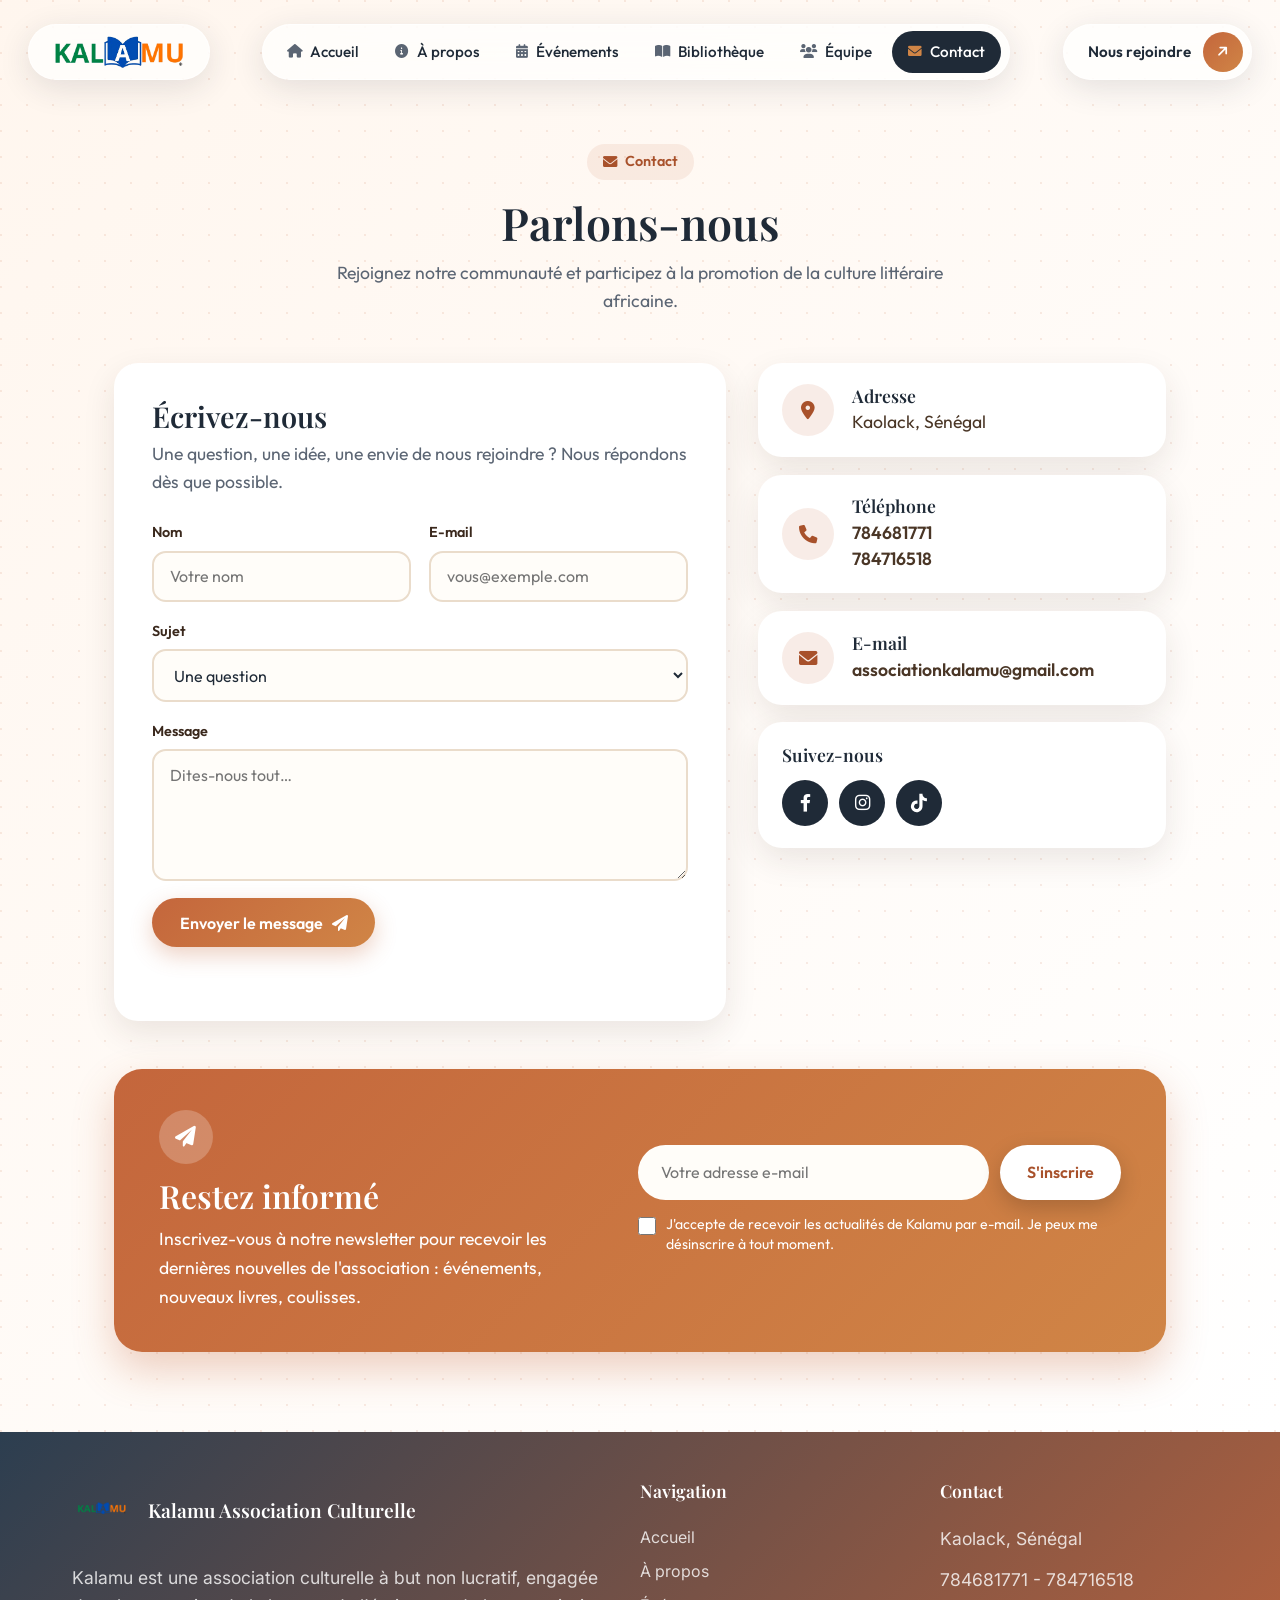
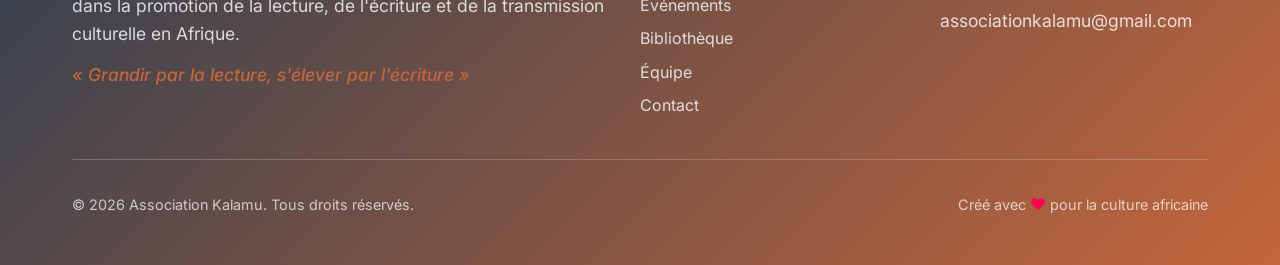
<file: contact.html>
<!DOCTYPE html>
<html lang="fr">
<head>
    <meta charset="UTF-8">
    <meta name="viewport" content="width=device-width, initial-scale=1.0">
    <meta name="description" content="Contactez l'association Kalamu à Kaolack : adresse, téléphone, e-mail, réseaux sociaux et newsletter.">
    <meta name="keywords" content="association, culture, lecture, écriture, Afrique, Kalamu, éducation, littérature, Sénégal, Kaolack">
    <meta name="author" content="Association Kalamu">
    <meta name="robots" content="index, follow">
    <meta name="googlebot" content="index, follow">
    <link rel="canonical" href="https://kalamu-association.netlify.app/contact.html">
    
    <!-- Open Graph / Facebook -->
    <meta property="og:type" content="website">
    <meta property="og:url" content="https://kalamu-association.netlify.app/contact.html">
    <meta property="og:title" content="Contact - Kalamu">
    <meta property="og:description" content="Promouvoir la lecture et l'écriture en Afrique. Grandir par la lecture, s'élever par l'écriture.">
    <meta property="og:image" content="https://kalamu-association.netlify.app/logo.PNG">

    <!-- Twitter -->
    <meta property="twitter:card" content="summary_large_image">
    <meta property="twitter:url" content="https://kalamu-association.netlify.app/contact.html">
    <meta property="twitter:title" content="Contact - Kalamu">
    <meta property="twitter:description" content="Promouvoir la lecture et l'écriture en Afrique. Grandir par la lecture, s'élever par l'écriture.">
    <meta property="twitter:image" content="https://kalamu-association.netlify.app/logo.PNG">
    
    <title>Contact - Kalamu</title>
    
    <!-- Favicon -->
    <link rel="icon" type="image/png" sizes="32x32" href="logo.PNG">
    <link rel="icon" type="image/png" sizes="16x16" href="logo.PNG">
    <link rel="apple-touch-icon" sizes="180x180" href="logo.PNG">
    <link rel="shortcut icon" href="logo.PNG">
    
    <link rel="preconnect" href="https://fonts.googleapis.com">
    <link rel="preconnect" href="https://fonts.gstatic.com" crossorigin>
    <link href="https://fonts.googleapis.com/css2?family=Inter:wght@400;600;700&family=Outfit:wght@300;400;500;600&family=Playfair+Display:wght@400;600;700&display=swap" rel="stylesheet">
    <link rel="stylesheet" href="https://cdnjs.cloudflare.com/ajax/libs/font-awesome/6.0.0-beta3/css/all.min.css">
    <link rel="stylesheet" href="styles.css">
    <link rel="stylesheet" href="content.css">
    <link rel="stylesheet" href="design.css">
    <link rel="stylesheet" href="pages.css">
    <link rel="stylesheet" href="contact.css">
    
</head>
<body>
    <!-- Barre de navigation (styles : design.css) -->
    <header class="kl-header">
        <div class="kl-header-inner">
            <a href="index.html" class="kl-pill kl-brand" aria-label="Kalamu, retour à l'accueil">
                <img src="logo-kalamu.png" alt="Kalamu" width="435" height="119">
            </a>

            <nav class="kl-pill kl-nav main-nav" aria-label="Navigation principale">
                <a href="index.html" class="kl-nav-link"><i class="fas fa-house" aria-hidden="true"></i><span>Accueil</span></a>
                <a href="a-propos.html" class="kl-nav-link"><i class="fas fa-circle-info" aria-hidden="true"></i><span>À propos</span></a>
                <a href="evenements.html" class="kl-nav-link"><i class="fas fa-calendar-alt" aria-hidden="true"></i><span>Événements</span></a>
                <a href="bibliotheque.html" class="kl-nav-link"><i class="fas fa-book-open" aria-hidden="true"></i><span>Bibliothèque</span></a>
                <a href="equipe.html" class="kl-nav-link"><i class="fas fa-users" aria-hidden="true"></i><span>Équipe</span></a>
                <a href="contact.html" class="kl-nav-link" aria-current="page"><i class="fas fa-envelope" aria-hidden="true"></i><span>Contact</span></a>
            </nav>

            <a href="contact.html" class="kl-pill kl-cta">
                Nous rejoindre
                <span class="kl-arrow"><i class="fas fa-arrow-right" aria-hidden="true"></i></span>
            </a>

            <button class="kl-pill kl-menu-btn mobile-menu-toggle" type="button" aria-label="Ouvrir le menu" aria-expanded="false" aria-controls="menu-mobile">
                <i class="fas fa-bars mobile-menu-icon" aria-hidden="true"></i>
                <i class="fas fa-times mobile-close-icon" aria-hidden="true"></i>
            </button>
        </div>

        <div class="mobile-menu kl-mobile-menu" id="menu-mobile">
            <nav class="mobile-nav" aria-label="Navigation mobile">
                <a href="index.html" class="mobile-nav-link"><i class="fas fa-house" aria-hidden="true"></i><span>Accueil</span></a>
                <a href="a-propos.html" class="mobile-nav-link"><i class="fas fa-circle-info" aria-hidden="true"></i><span>À propos</span></a>
                <a href="evenements.html" class="mobile-nav-link"><i class="fas fa-calendar-alt" aria-hidden="true"></i><span>Événements</span></a>
                <a href="bibliotheque.html" class="mobile-nav-link"><i class="fas fa-book-open" aria-hidden="true"></i><span>Bibliothèque</span></a>
                <a href="equipe.html" class="mobile-nav-link"><i class="fas fa-users" aria-hidden="true"></i><span>Équipe</span></a>
                <a href="contact.html" class="mobile-nav-link" aria-current="page"><i class="fas fa-envelope" aria-hidden="true"></i><span>Contact</span></a>
            </nav>
            <div class="kl-mobile-social">
                <a href="https://www.facebook.com/share/16idtbQot2/?mibextid=wwXIfr" class="kl-round-btn" data-info-lien="facebook" target="_blank" rel="noopener" aria-label="Facebook"><i class="fab fa-facebook-f" aria-hidden="true"></i></a>
                <a href="https://www.instagram.com/association_kalamu" class="kl-round-btn" data-info-lien="instagram" target="_blank" rel="noopener" aria-label="Instagram"><i class="fab fa-instagram" aria-hidden="true"></i></a>
                <a href="https://www.tiktok.com/@kalamu2.0" class="kl-round-btn" data-info-lien="tiktok" target="_blank" rel="noopener" aria-label="TikTok"><i class="fab fa-tiktok" aria-hidden="true"></i></a>
            </div>
        </div>
    </header>

    <main id="main" role="main">
<section id="contact" class="pg-first ct-section">
            <div class="ct-container">
                <div class="ct-head">
                    <span class="ct-eyebrow"><i class="fas fa-envelope" aria-hidden="true"></i> Contact</span>
                    <h2>Parlons-nous</h2>
                    <p>Rejoignez notre communauté et participez à la promotion de la culture littéraire africaine.</p>
                </div>

                <div class="ct-grid">
                    <!-- Formulaire de contact : les messages arrivent dans Netlify > Forms > contact -->
                    <div class="ct-card ct-form-card" id="message">
                        <h3>Écrivez-nous</h3>
                        <p class="ct-lead">Une question, une idée, une envie de nous rejoindre ? Nous répondons dès que possible.</p>
                        <form id="contact-form" name="contact" method="POST" action="/contact.html?envoi=ok#message" data-netlify="true" netlify-honeypot="bot-field" class="ct-form" novalidate>
                            <input type="hidden" name="form-name" value="contact">
                            <p class="ct-hp" hidden><label>Ne pas remplir : <input name="bot-field" tabindex="-1" autocomplete="off"></label></p>

                            <div class="ct-row">
                                <label class="ct-field"><span>Nom</span>
                                    <input type="text" name="nom" autocomplete="name" required maxlength="120" placeholder="Votre nom">
                                </label>
                                <label class="ct-field"><span>E-mail</span>
                                    <input type="email" name="email" autocomplete="email" required maxlength="160" placeholder="vous@exemple.com">
                                </label>
                            </div>
                            <label class="ct-field"><span>Sujet</span>
                                <select name="sujet" id="ct-sujet">
                                    <option value="Une question">Une question</option>
                                    <option value="Devenir membre">Devenir membre</option>
                                    <option value="Devenir partenaire">Devenir partenaire</option>
                                    <option value="Proposer un livre">Proposer un livre</option>
                                    <option value="Autre">Autre</option>
                                </select>
                            </label>
                            <label class="ct-field"><span>Message</span>
                                <textarea name="message" rows="5" required maxlength="3000" placeholder="Dites-nous tout…"></textarea>
                            </label>
                            <button type="submit" class="ct-btn"><span>Envoyer le message</span> <i class="fas fa-paper-plane" aria-hidden="true"></i></button>
                            <p class="ct-status" role="status" aria-live="polite"></p>
                        </form>
                        <div class="ct-success" hidden>
                            <span class="ct-success-icon"><i class="fas fa-check" aria-hidden="true"></i></span>
                            <h3>Message envoyé !</h3>
                            <p>Merci de nous avoir écrit. L'équipe Kalamu vous répondra très bientôt.</p>
                            <button type="button" class="ct-link" data-again>Envoyer un autre message</button>
                        </div>
                    </div>

                    <aside class="ct-side" aria-label="Coordonnées">
                        <!-- Address -->
                        <div class="ct-card ct-info address-card">
                            <span class="ct-info-icon"><i class="fas fa-map-marker-alt" aria-hidden="true"></i></span>
                            <div>
                                <h3>Adresse</h3>
                                <p data-info="adresse">Kaolack, Sénégal</p>
                            </div>
                        </div>

                        <!-- Phone -->
                        <div class="ct-card ct-info phone-card">
                            <span class="ct-info-icon"><i class="fas fa-phone" aria-hidden="true"></i></span>
                            <div>
                                <h3>Téléphone</h3>
                                <div class="phone-numbers" data-info="telephones">
                                    <p><a href="tel:+221784681771">784681771</a></p>
                                    <p><a href="tel:+221784716518">784716518</a></p>
                                </div>
                            </div>
                        </div>

                        <!-- Email -->
                        <div class="ct-card ct-info email-card">
                            <span class="ct-info-icon"><i class="fas fa-envelope" aria-hidden="true"></i></span>
                            <div>
                                <h3>E-mail</h3>
                                <p><a href="mailto:associationkalamu@gmail.com" data-info="email">associationkalamu@gmail.com</a></p>
                            </div>
                        </div>

                        <!-- Social Media -->
                        <div id="social-media" class="ct-card ct-social">
                            <h3>Suivez-nous</h3>
                            <div class="ct-social-links">
                                <a href="https://www.facebook.com/share/16idtbQot2/?mibextid=wwXIfr" class="ct-social-link" data-info-lien="facebook" aria-label="Suivez-nous sur Facebook" target="_blank" rel="noopener"><i class="fab fa-facebook-f" aria-hidden="true"></i></a>
                                <a href="https://www.instagram.com/association_kalamu?igsh=MWpmbnhmNm5wem5jdQ%3D%3D&utm_source=qr" class="ct-social-link" data-info-lien="instagram" aria-label="Suivez-nous sur Instagram" target="_blank" rel="noopener"><i class="fab fa-instagram" aria-hidden="true"></i></a>
                                <a href="https://www.tiktok.com/@kalamu2.0?_t=ZM-8wZMjrXKnwc&_r=1" class="ct-social-link" data-info-lien="tiktok" aria-label="Suivez-nous sur TikTok" target="_blank" rel="noopener">
                                    <svg width="22" height="22" viewBox="0 0 24 24" fill="currentColor" aria-hidden="true"><path d="M19.59 6.69a4.83 4.83 0 0 1-3.77-4.25V2h-3.45v13.67a2.89 2.89 0 0 1-5.2 1.74 2.89 2.89 0 0 1 2.31-4.64 2.93 2.93 0 0 1 .88.13V9.4a6.84 6.84 0 0 0-1-.05A6.33 6.33 0 0 0 5 20.1a6.34 6.34 0 0 0 10.86-4.43v-7a8.16 8.16 0 0 0 4.77 1.52v-3.4a4.85 4.85 0 0 1-1-.1z"/></svg>
                                </a>
                            </div>
                        </div>
                    </aside>
                </div>

                <!-- Newsletter : les inscriptions arrivent dans Netlify > Forms > newsletter -->
                <div class="ct-news" id="newsletter">
                    <div class="ct-news-text">
                        <span class="ct-news-icon"><i class="fas fa-paper-plane" aria-hidden="true"></i></span>
                        <h3>Restez informé</h3>
                        <p>Inscrivez-vous à notre newsletter pour recevoir les dernières nouvelles de l'association : événements, nouveaux livres, coulisses.</p>
                    </div>
                    <div class="ct-news-box">
                        <form id="newsletter-form" name="newsletter" method="POST" action="/contact.html?inscription=ok#newsletter" data-netlify="true" netlify-honeypot="bot-field" class="ct-news-form" novalidate>
                            <input type="hidden" name="form-name" value="newsletter">
                            <p class="ct-hp" hidden><label>Ne pas remplir : <input name="bot-field" tabindex="-1" autocomplete="off"></label></p>
                            <div class="ct-news-row">
                                <label class="ct-sr" for="newsletter-email">Votre adresse e-mail</label>
                                <input type="email" id="newsletter-email" name="email" autocomplete="email" required maxlength="160" placeholder="Votre adresse e-mail">
                                <button type="submit" class="ct-btn ct-btn-light"><span>S'inscrire</span></button>
                            </div>
                            <label class="ct-consent">
                                <input type="checkbox" name="consentement" value="oui" required>
                                <span>J'accepte de recevoir les actualités de Kalamu par e-mail. Je peux me désinscrire à tout moment.</span>
                            </label>
                            <p class="ct-status ct-status-light" role="status" aria-live="polite"></p>
                        </form>
                        <div class="ct-success ct-success-light" hidden>
                            <span class="ct-success-icon"><i class="fas fa-check" aria-hidden="true"></i></span>
                            <h3>Vous êtes inscrit(e) !</h3>
                            <p>Merci ! Vous recevrez bientôt les nouvelles de Kalamu.</p>
                        </div>
                    </div>
                </div>
            </div>
        </section>
    </main>

    <footer class="footer">
        <div class="container">
            <div class="footer-content">
                <div class="footer-section">
                    <div class="footer-logo">
                        <div class="logo-icon">
                            <img src="logo.PNG" alt="Logo Kalamu Association Culturelle">
                        </div>
                        <div class="logo-text">
                            <h3>Kalamu Association Culturelle</h3>
                        </div>
                    </div>
                    <p>Kalamu est une association culturelle à but non lucratif, engagée dans la promotion de la lecture, de l'écriture et de la transmission culturelle en Afrique.</p>
                    <p class="slogan">« Grandir par la lecture, s'élever par l'écriture »</p>
                </div>
                
                <div class="footer-section">
                    <h4>Navigation</h4>
                    <ul>
                        <li><a href="index.html">Accueil</a></li>
                        <li><a href="a-propos.html">À propos</a></li>
                        <li><a href="evenements.html">Événements</a></li>
                        <li><a href="bibliotheque.html">Bibliothèque</a></li>
                        <li><a href="equipe.html">Équipe</a></li>
                        <li><a href="contact.html">Contact</a></li>
                    </ul>
                </div>
                
                <div class="footer-section">
                    <h4>Contact</h4>
                    <p data-info="adresse">Kaolack, Sénégal</p>
                    <p data-info="telephones-texte">784681771 - 784716518</p>
                    <p data-info="email">associationkalamu@gmail.com</p>
                </div>
            </div>
            
            <div class="footer-bottom">
                <p>&copy; <span data-annee>2025</span> Association Kalamu. Tous droits réservés.</p>
                <p>Créé avec <span class="heart">❤️</span> pour la culture africaine</p>
            </div>
        </div>
    </footer>

    <script src="script.js"></script>
    <script src="content.js"></script>
    <script src="design.js"></script>
    <script src="contact.js"></script>
</body>
</html>
</file>
<file: styles.css>
/* ===== ROOT VARIABLES ===== */
:root {
    --primary-color: #c4663c;
    --secondary-color: #d08546;
    --accent-color: #c4663c;
    --accent-subtle: #e8f4f8;
    --complementary-color: #2e8b57;
    --complementary-light: #e8f5e8;
    --light-color: #f8f9fa;
    --dark-color: #2c3e50;
    --text-color: #333;
    --text-light: #6c757d;
    --success-color: #28a745;
    --white: #ffffff;
    --light-gray: #f8f9fa;
    --medium-gray: #e9ecef;
    --border-radius: 12px;
    --box-shadow: 0 4px 20px rgba(0, 0, 0, 0.1);
    --box-shadow-hover: 0 8px 30px rgba(0, 0, 0, 0.15);
    --transition: all 0.3s ease;
}

/* ===== BASE STYLES ===== */
* {
    margin: 0;
    padding: 0;
    box-sizing: border-box;
}

/* Screen reader only text */
.sr-only {
    position: absolute;
    width: 1px;
    height: 1px;
    padding: 0;
    margin: -1px;
    overflow: hidden;
    clip: rect(0, 0, 0, 0);
    white-space: nowrap;
    border: 0;
}

html {
    scroll-behavior: smooth;
}

body {
    font-family: 'Inter', 'Segoe UI', Tahoma, Geneva, Verdana, sans-serif;
    line-height: 1.6;
    color: var(--text-color);
    background-color: var(--white);
    overflow-x: hidden;
}

/* Typography */
h1, h2, h3, h4, h5, h6 {
    font-family: 'Playfair Display', serif;
    font-weight: 600;
    line-height: 1.2;
    margin-bottom: 1rem;
    color: var(--dark-color);
}

h1 { font-size: 3rem; }
h2 { font-size: 2.5rem; }
h3 { font-size: 1.5rem; }
h4 { font-size: 1.25rem; }

p {
    margin-bottom: 1rem;
    color: var(--text-light);
    font-size: 1.1rem;
}

a {
    text-decoration: none;
    color: var(--primary-color);
    transition: var(--transition);
}

a:hover {
    color: var(--secondary-color);
}

/* Layout */
.container {
    max-width: 1200px;
    margin: 0 auto;
    padding: 0 2rem;
}

section {
    padding: 5rem 0;
}

/* Header */
header {
    background: rgba(255, 255, 255, 0.95);
    -webkit-backdrop-filter: blur(12px);
    backdrop-filter: blur(12px);
    border-bottom: 1px solid rgba(0, 0, 0, 0.1);
    position: fixed;
    top: 0;
    left: 0;
    right: 0;
    z-index: 50;
    padding: 1rem 0;
}

.header-content {
    display: flex;
    justify-content: space-between;
    align-items: center;
    padding: 0;
    height: 100%;
    max-width: 100%;
}

.logo {
    display: flex;
    align-items: center;
    gap: 0.75rem;
    cursor: pointer;
    flex-shrink: 0;
    height: 100%;
}

.logo-icon {
    display: flex;
    align-items: center;
    justify-content: center;
}

.logo-icon img {
    width: 3rem;
    height: 3rem;
    object-fit: contain;
}

.logo-text h1 {
    font-size: 1.25rem;
    font-weight: 700;
    margin: 0;
    color: var(--dark-color);
}

.logo-subtitle {
    font-size: 0.75rem;
    margin: 0;
    color: var(--text-color);
    font-weight: 400;
}

@media (max-width: 640px) {
    .logo-subtitle {
        display: none;
    }
}

/* Desktop Navigation */
.main-nav {
    display: flex;
    align-items: center;
    gap: 2rem;
    height: 100%;
}

.nav-link {
    background: none;
    border: none;
    color: var(--dark-color);
    font-size: 1rem;
    font-weight: 500;
    cursor: pointer;
    padding: 0.5rem 0;
    transition: color 0.3s ease;
    text-decoration: none;
}

.nav-link:hover {
    color: var(--primary-color);
}


/* Hide mobile menu elements on desktop */
.mobile-menu-content,
.mobile-menu-header,
.mobile-logo,
.mobile-menu-close,
.mobile-menu-separator,
.mobile-nav-links,
.mobile-menu-cta {
    display: none;
}

.main-nav a {
    color: var(--dark-color);
    font-weight: 500;
    padding: 0.5rem 0.8rem;
    border-radius: 8px;
    transition: var(--transition);
    display: flex;
    align-items: center;
    height: fit-content;
    white-space: nowrap;
}

.main-nav a:hover {
    color: var(--white);
    background: var(--primary-color);
}

.main-nav a.active {
    color: var(--white);
    background: var(--primary-color);
    font-weight: 600;
    box-shadow: 0 2px 8px rgba(196, 102, 60, 0.3);
    transform: scale(1.05);
}


/* Mobile Menu Toggle - Hidden on desktop */
.mobile-menu-toggle {
    display: none;
    background: transparent;
    border: none;
    color: var(--dark-color);
    width: 2.5rem;
    height: 2.5rem;
    border-radius: 0.5rem;
    cursor: pointer;
    transition: all 0.3s ease;
    padding: 0;
    justify-content: center;
    align-items: center;
    position: relative;
}

.mobile-menu-icon,
.mobile-close-icon {
    font-size: 1.5rem;
    transition: all 0.3s ease;
}

.mobile-close-icon {
    display: none;
}

.mobile-menu-toggle[aria-expanded="true"] .mobile-menu-icon {
    display: none;
}

.mobile-menu-toggle[aria-expanded="true"] .mobile-close-icon {
    display: block;
}

.mobile-menu-toggle:hover {
    background: rgba(0, 0, 0, 0.05);
}

/* Mobile Menu */
.mobile-menu {
    display: none;
    position: absolute;
    top: 100%;
    left: 0;
    right: 0;
    background: white;
    border-top: 1px solid rgba(0, 0, 0, 0.1);
    padding: 1rem 0;
    box-shadow: 0 4px 6px rgba(0, 0, 0, 0.1);
}

.mobile-menu.active {
    display: block;
}

.mobile-nav {
    display: flex;
    flex-direction: column;
    gap: 1rem;
    padding: 0 1rem;
}

.mobile-nav-link {
    background: none;
    border: none;
    color: var(--dark-color);
    font-size: 1rem;
    font-weight: 500;
    cursor: pointer;
    padding: 0.75rem 0;
    text-align: left;
    transition: color 0.3s ease;
    text-decoration: none;
}

.mobile-nav-link:hover {
    color: var(--primary-color);
}


/* Hero Section - Modern Design */
.hero-section {
    position: relative;
    min-height: 100vh;
    display: flex;
    align-items: center;
    justify-content: center;
    overflow: hidden;
    margin-top: 80px;
    background-image: linear-gradient(135deg, rgba(15, 75, 55, 0.8), rgba(20, 85, 65, 0.6)), url('hero-image.jpg');
    background-size: cover;
    background-position: center;
    background-repeat: no-repeat;
    /* Removed background-attachment: fixed for iOS Safari compatibility */
}

/* iOS Safari specific fixes */
@supports (-webkit-touch-callout: none) {
    .hero-section {
        background-attachment: scroll;
        -webkit-transform: translateZ(0);
        transform: translateZ(0);
        -webkit-backface-visibility: hidden;
        backface-visibility: hidden;
    }
}

/* Additional mobile optimizations */
@media (max-width: 768px) {
    .hero-section {
        background-attachment: scroll;
        -webkit-transform: translateZ(0);
        transform: translateZ(0);
    }
}

.hero-section::before {
    content: '';
    position: absolute;
    top: 0;
    left: 0;
    right: 0;
    bottom: 0;
    background: linear-gradient(135deg, rgba(196, 102, 60, 0.2), rgba(208, 133, 70, 0.3));
    z-index: 1;
}


/* Geometric Shapes */
.geometric-shapes {
    position: absolute;
    top: 0;
    left: 0;
    width: 100%;
    height: 100%;
    z-index: 3;
    pointer-events: none;
}

.shape {
    position: absolute;
    border-radius: 50%;
    opacity: 0.1;
    animation: rotate 20s linear infinite;
}

.shape-1 {
    width: 200px;
    height: 200px;
    background: linear-gradient(45deg, #c4663c, #d08546);
    top: 10%;
    left: 5%;
    animation-delay: 0s;
}

.shape-2 {
    width: 150px;
    height: 150px;
    background: linear-gradient(45deg, #2e8b57, #32cd32);
    top: 60%;
    right: 10%;
    animation-delay: 5s;
}

.shape-3 {
    width: 100px;
    height: 100px;
    background: linear-gradient(45deg, #667eea, #764ba2);
    bottom: 20%;
    left: 15%;
    animation-delay: 10s;
}

.shape-4 {
    width: 120px;
    height: 120px;
    background: linear-gradient(45deg, #c4663c, #2e8b57);
    top: 40%;
    right: 20%;
    animation-delay: 15s;
}

/* Hero Content */
.hero-content {
    position: relative;
    z-index: 10;
    text-align: center;
    color: white;
    max-width: 4xl;
    padding: 0 2rem;
    animation: fadeInUp 1s ease-out;
    overflow-x: hidden;
}

/* Mobile specific hero content adjustments */
@media (max-width: 480px) {
    .hero-content {
        padding: 0 1rem;
    }
}

/* Hero Logo Section */
.hero-logo-section {
    display: flex;
    justify-content: center;
    margin-bottom: 2rem;
}

.hero-logo-container {
    padding: 1rem;
    border-radius: 50%;
    background: rgba(255, 255, 255, 0.1);
    -webkit-backdrop-filter: blur(10px);
    -webkit-backdrop-filter: blur(10px);
    backdrop-filter: blur(10px);
    display: flex;
    align-items: center;
    justify-content: center;
}

.hero-logo {
    width: 4rem;
    height: 4rem;
    object-fit: contain;
    border-radius: 50%;
}

.logo-glow {
    position: absolute;
    top: 50%;
    left: 50%;
    transform: translate(-50%, -50%);
    width: 120px;
    height: 120px;
    background: radial-gradient(circle, rgba(196, 102, 60, 0.3) 0%, transparent 70%);
    border-radius: 50%;
    animation: pulse 2s ease-in-out infinite;
}

.hero-icon {
    position: relative;
    z-index: 2;
    width: 80px;
    height: 80px;
    margin: 0 auto;
    border-radius: 50%;
    overflow: hidden;
    border: 3px solid rgba(255, 255, 255, 0.3);
    box-shadow: 0 0 30px rgba(196, 102, 60, 0.5);
}

.hero-icon img {
    width: 100%;
    height: 100%;
    object-fit: contain;
}

.hero-icon {
    width: 120px;
    height: 120px;
    margin: 0 auto 2rem;
    display: flex;
    align-items: center;
    justify-content: center;
    opacity: 0.9;
}

.hero-icon img {
    width: 100%;
    height: 100%;
    object-fit: contain;
}

/* Hero Title */
.hero-title {
    font-size: 5rem;
    font-weight: 700;
    color: white;
    margin-bottom: 1.5rem;
    line-height: 1.1;
    white-space: nowrap;
    overflow: hidden;
}

@media (min-width: 768px) {
    .hero-title {
        font-size: 7rem;
    }
}

/* iPhone 13 specific fixes */
@media (max-width: 390px) {
    .hero-title {
        font-size: 4rem;
        white-space: nowrap;
    }
}

@media (max-width: 375px) {
    .hero-title {
        font-size: 3.5rem;
        white-space: nowrap;
    }
}

@media (max-width: 360px) {
    .hero-title {
        font-size: 3rem;
        white-space: nowrap;
    }
}

.hero-title.cursive {
    font-family: 'Dancing Script', cursive, 'Brush Script MT', cursive;
    font-style: italic;
}

/* Blinking Text Animation - Logo Colors */
.blinking-text {
    display: inline-block;
    animation: colorChange 2s ease-in-out infinite;
}

.blinking-text .letter {
    display: inline-block;
    animation: simplePulse 1.5s ease-in-out infinite;
    animation-delay: var(--delay);
}

@keyframes colorChange {
    0% {
        color: #c4663c;
    }
    25% {
        color: #4a90e2;
    }
    50% {
        color: #50c878;
    }
    75% {
        color: #4a90e2;
    }
    100% {
        color: #c4663c;
    }
}

@keyframes simplePulse {
    0%, 100% {
        transform: scale(1);
    }
    50% {
        transform: scale(1.05);
    }
}

.hero-slogan {
    font-size: 1.25rem;
    color: rgba(255, 255, 255, 0.9);
    margin-bottom: 2rem;
    font-style: italic;
    font-weight: 500;
}

@media (min-width: 768px) {
    .hero-slogan {
        font-size: 1.5rem;
    }
}

.hero-description {
    font-size: 1.125rem;
    color: rgba(255, 255, 255, 0.8);
    margin-bottom: 3rem;
    max-width: 48rem;
    margin-left: auto;
    margin-right: auto;
    line-height: 1.6;
}

@media (min-width: 768px) {
    .hero-description {
        font-size: 1.25rem;
    }
}

/* Animated Slogan */
.hero-slogan-container {
    margin-bottom: 2rem;
}

.hero-slogan {
    font-size: 1.6rem;
    font-style: italic;
    color: rgba(255, 255, 255, 0.95);
    text-shadow: 1px 1px 2px rgba(0,0,0,0.5);
    line-height: 1.4;
}

.slogan-word {
    display: inline-block;
    margin: 0 0.2rem;
    transition: all 0.3s ease;
    animation: wordFadeIn 0.8s ease-out forwards;
    opacity: 0;
    transform: translateY(20px);
}

.slogan-word:nth-child(1) { animation-delay: 0.1s; }
.slogan-word:nth-child(2) { animation-delay: 0.2s; }
.slogan-word:nth-child(3) { animation-delay: 0.3s; }
.slogan-word:nth-child(4) { animation-delay: 0.4s; }
.slogan-word:nth-child(5) { animation-delay: 0.5s; }
.slogan-word:nth-child(6) { animation-delay: 0.6s; }
.slogan-word:nth-child(7) { animation-delay: 0.7s; }

.slogan-word.highlight {
    color: #c4663c;
    font-weight: 600;
    text-shadow: 0 0 10px rgba(196, 102, 60, 0.5);
}

.hero-description {
    font-size: 1.2rem;
    color: rgba(255, 255, 255, 0.9);
    margin-bottom: 3rem;
    line-height: 1.6;
    max-width: 700px;
    margin-left: auto;
    margin-right: auto;
    animation: fadeInUp 1s ease-out 0.5s both;
}

/* Hero Buttons */
.hero-buttons {
    display: flex;
    flex-direction: column;
    gap: 1rem;
    justify-content: center;
    align-items: center;
    margin-bottom: 3rem;
}

@media (min-width: 640px) {
    .hero-buttons {
        flex-direction: row;
    }
}

.hero-buttons .btn {
    font-size: 1.125rem;
    padding: 1.5rem 2rem;
    display: flex;
    align-items: center;
    gap: 0.5rem;
}

.hero-buttons .btn i {
    font-size: 1.25rem;
}

.btn-glow {
    position: relative;
    overflow: hidden;
    box-shadow: 0 0 20px rgba(196, 102, 60, 0.4);
    transition: all 0.3s ease;
}

.btn-glow:hover {
    transform: translateY(-3px);
    box-shadow: 0 10px 30px rgba(196, 102, 60, 0.6);
}

.btn-glow::before {
    content: '';
    position: absolute;
    top: 0;
    left: -100%;
    width: 100%;
    height: 100%;
    background: linear-gradient(90deg, transparent, rgba(255, 255, 255, 0.2), transparent);
    transition: left 0.5s;
}

.btn-glow:hover::before {
    left: 100%;
}

.btn-pulse {
    animation: pulse 2s ease-in-out infinite;
}

.btn-pulse:hover {
    animation: none;
    transform: scale(1.05);
}


/* Scroll Indicator */
.scroll-indicator {
    position: absolute;
    bottom: 2rem;
    left: 50%;
    transform: translateX(-50%);
    z-index: 10;
    animation: bounce 2s ease-in-out infinite;
}

.scroll-arrow {
    width: 1.5rem;
    height: 2.5rem;
    border: 2px solid rgba(255, 255, 255, 0.5);
    border-radius: 9999px;
    display: flex;
    justify-content: center;
    padding-top: 0.5rem;
}

.scroll-dot {
    width: 0.25rem;
    height: 0.75rem;
    background: rgba(255, 255, 255, 0.5);
    border-radius: 9999px;
}

.btn-outline {
    background: transparent;
    color: white;
    border: 2px solid white;
    padding: 1rem 2rem;
    border-radius: 25px;
    font-weight: 600;
    transition: var(--transition);
}

.btn-outline:hover {
    background: white;
    color: var(--dark-color);
    transform: translateY(-2px);
}

.btn-primary {
    box-shadow: 0 6px 20px rgba(0,0,0,0.3);
}



.hero-text h1, .hero-text h2 {
    font-size: 3rem;
    color: var(--dark-color);
    margin-bottom: 1rem;
    line-height: 1.1;
}

.hero-text p {
    font-size: 1.2rem;
    color: var(--text-light);
    margin-bottom: 2rem;
    line-height: 1.6;
}


.hero-image { display: none; }

.image-placeholder {
    width: 300px;
    height: 300px;
    background: var(--primary-color);
    border-radius: 50%;
    display: flex;
    align-items: center;
    justify-content: center;
    color: var(--white);
    opacity: 0.8;
}

/* Section Headers */
.section-header {
    text-align: center;
    margin-bottom: 4rem;
}

.section-header .section-icon {
    width: 50px;
    height: 50px;
    background: var(--primary-color);
    border-radius: 50%;
    display: flex;
    align-items: center;
    justify-content: center;
    margin: 0 auto 1.5rem;
    color: var(--white);
    font-size: 1.2rem;
}

.section-header h2 {
    font-size: 2.5rem;
    color: var(--dark-color);
    margin-bottom: 1rem;
}

.section-header p {
    font-size: 1.1rem;
    color: var(--text-light);
    max-width: 600px;
    margin: 0 auto;
}

/* About Section */
.about-section {
    background: linear-gradient(135deg, #ffffff 0%, rgba(208, 133, 70, 0.1) 100%);
    padding: 5rem 0;
    position: relative;
    overflow: hidden;
}

/* About Header */
.about-header {
    text-align: center;
    margin-bottom: 4rem;
}

.about-icon {
    display: inline-flex;
    align-items: center;
    justify-content: center;
    padding: 0.75rem;
    border-radius: 50%;
    background: linear-gradient(135deg, var(--primary-color), var(--secondary-color));
    margin-bottom: 1.5rem;
}

.about-icon i {
    font-size: 2rem;
    color: white;
}

.about-header h2 {
    font-size: 2.5rem;
    font-weight: 700;
    color: var(--dark-color);
    margin-bottom: 1.5rem;
}

.about-header p {
    font-size: 1.25rem;
    color: var(--text-color);
    max-width: 48rem;
    margin: 0 auto;
}

@media (min-width: 768px) {
    .about-header h2 {
        font-size: 3rem;
    }
}

/* Why Kalamu Section */
.why-kalamu-section {
    display: grid;
    grid-template-columns: 1fr;
    gap: 3rem;
    align-items: center;
    margin-bottom: 5rem;
}

@media (min-width: 768px) {
    .why-kalamu-section {
    grid-template-columns: 1fr 1fr;
    gap: 4rem;
    }
}

.why-kalamu-content h3 {
    font-size: 2rem;
    font-weight: 700;
    color: var(--dark-color);
    margin-bottom: 1.5rem;
}

.why-kalamu-text p {
    font-size: 1.125rem;
    color: var(--text-color);
    line-height: 1.6;
    margin-bottom: 1.5rem;
}

.why-kalamu-text .highlight {
    font-weight: 600;
    color: var(--dark-color);
}

.writing-scene {
    position: relative;
}

.writing-scene img {
    width: 100%;
    height: 20rem;
    object-fit: cover;
    border-radius: 1rem;
    box-shadow: 0 25px 50px rgba(0, 0, 0, 0.15);
}

.image-overlay {
    position: absolute;
    inset: 0;
    background: linear-gradient(to top, rgba(196, 102, 60, 0.2), transparent);
    border-radius: 1rem;
}

/* Vision Mission Grid */
.vision-mission-grid {
    display: grid;
    grid-template-columns: 1fr;
    gap: 2rem;
    margin-bottom: 4rem;
}

@media (min-width: 768px) {
    .vision-mission-grid {
    grid-template-columns: 1fr 1fr;
    gap: 2rem;
    }
}

.vision-card,
.mission-card {
    padding: 2rem;
    background: linear-gradient(135deg, #ffffff 0%, rgba(208, 133, 70, 0.05) 100%);
    border-radius: 1rem;
    box-shadow: 0 10px 25px rgba(0, 0, 0, 0.1);
    border: none;
}

.card-header {
    display: flex;
    align-items: center;
    gap: 1rem;
    margin-bottom: 1.5rem;
}

.card-icon {
    width: 4rem;
    height: 4rem;
    border-radius: 50%;
    background: linear-gradient(135deg, var(--primary-color), var(--secondary-color));
    margin: 0 auto 1.5rem;
    display: flex;
    align-items: center;
    justify-content: center;
    transition: transform 0.3s ease;
}

.card-icon i {
    font-size: 2rem;
    color: white;
}

.card-header h3 {
    font-size: 1.5rem;
    font-weight: 700;
    color: var(--dark-color);
    margin: 0;
    flex: 1;
}

.vision-card p {
    font-size: 1.125rem;
    color: var(--text-color);
    line-height: 1.6;
    margin: 0;
}

.mission-list {
    list-style: none;
    padding: 0;
    margin: 0;
}

.mission-list li {
    display: flex;
    align-items: flex-start;
    margin-bottom: 0.75rem;
    font-size: 1.125rem;
    color: var(--text-color);
    line-height: 1.6;
}

.mission-list li i {
    color: var(--primary-color);
    margin-right: 0.75rem;
    margin-top: 0.25rem;
    flex-shrink: 0;
}

/* About Quote */
.about-quote {
    text-align: center;
    background: linear-gradient(135deg, rgba(196, 102, 60, 0.1), rgba(208, 133, 70, 0.1));
    border-radius: 1rem;
    padding: 3rem 2rem;
}

.about-quote blockquote {
    font-size: 1.5rem;
    font-weight: 500;
    color: var(--dark-color);
    font-style: italic;
    line-height: 1.6;
    margin: 0 0 1.5rem 0;
}

.quote-author {
    font-size: 1.125rem;
    color: var(--text-color);
    margin: 0;
}

@media (min-width: 768px) {
    .about-quote {
        padding: 3rem;
    }
    
    .about-quote blockquote {
        font-size: 1.875rem;
    }
}



/* Objectives Section */
.objectives-section {
    padding: 5rem 0;
    background: #ffffff;
    position: relative;
    overflow: hidden;
}

/* Objectives Header */
.objectives-header {
    text-align: center;
    margin-bottom: 4rem;
}

.objectives-icon {
    display: inline-flex;
    align-items: center;
    justify-content: center;
    padding: 0.75rem;
    border-radius: 50%;
    background: linear-gradient(135deg, var(--secondary-color), var(--primary-color));
    margin-bottom: 1.5rem;
}

.objectives-icon i {
    font-size: 2rem;
    color: white;
}

.objectives-header h2 {
    font-size: 2.5rem;
    font-weight: 700;
    color: var(--dark-color);
    margin-bottom: 1.5rem;
}

.objectives-header p {
    font-size: 1.25rem;
    color: var(--text-color);
    max-width: 48rem;
    margin: 0 auto;
}

@media (min-width: 768px) {
    .objectives-header h2 {
        font-size: 3rem;
    }
}

/* Objectives Grid */
.objectives-grid {
    display: grid;
    grid-template-columns: 1fr;
    gap: 2rem;
    margin-bottom: 4rem;
}

@media (min-width: 768px) {
    .objectives-grid {
        grid-template-columns: repeat(2, 1fr);
    }
}

@media (min-width: 1024px) {
    .objectives-grid {
        grid-template-columns: repeat(3, 1fr);
    }
}

/* Objective Cards */
.objective-card {
    background: linear-gradient(135deg, #ffffff 0%, rgba(208, 133, 70, 0.05) 100%);
    padding: 2rem;
    border-radius: 1rem;
    box-shadow: 0 10px 25px rgba(0, 0, 0, 0.1);
    border: none;
    transition: all 0.3s ease;
    text-align: center;
}

.objective-card:hover {
    transform: translateY(-8px);
    box-shadow: 0 20px 40px rgba(0, 0, 0, 0.15);
}

.objective-icon {
    display: flex;
    align-items: center;
    justify-content: center;
    width: 4rem;
    height: 4rem;
    border-radius: 50%;
    background: linear-gradient(135deg, var(--primary-color), var(--secondary-color));
    margin: 0 auto 1.5rem;
    transition: transform 0.3s ease;
}

.objective-card:hover .objective-icon {
    transform: scale(1.1);
}

.objective-icon i {
    font-size: 2rem;
    color: white;
}

.objective-card h3 {
    font-size: 1.25rem;
    font-weight: 700;
    color: var(--dark-color);
    margin-bottom: 1rem;
}

.objective-card p {
    font-size: 1rem;
    color: var(--text-color);
    line-height: 1.6;
    margin: 0;
}

/* Mission Section */
.mission-section {
    padding: 4rem 0;
    background: linear-gradient(135deg, #fff5f0 0%, #ffe8d6 50%, #ffd4b3 100%);
    position: relative;
    overflow: hidden;
}

.mission-section::before {
    content: '';
    position: absolute;
    top: 0;
    left: 0;
    right: 0;
    bottom: 0;
    background: radial-gradient(circle at 50% 50%, rgba(196, 102, 60, 0.1) 0%, transparent 70%);
    pointer-events: none;
}

.mission-content {
    text-align: center;
    max-width: 800px;
    margin: 0 auto;
    padding: 3rem 2rem;
    background: #fff5f0;
    border-radius: var(--border-radius);
}

.mission-content h2 {
    font-size: 2.5rem;
    color: var(--dark-color);
    margin-bottom: 1.5rem;
    font-weight: 600;
}

.mission-content p {
    font-size: 1.2rem;
    color: var(--text-light);
    line-height: 1.6;
    margin: 0;
}

/* Activities Section */
.activities-section {
    background: linear-gradient(135deg, rgba(208, 133, 70, 0.1) 0%, #ffffff 100%);
    padding: 5rem 0;
    position: relative;
    overflow: hidden;
}

/* Activities Header */
.activities-header {
    text-align: center;
    margin-bottom: 4rem;
}

.activities-icon {
    display: inline-flex;
    align-items: center;
    justify-content: center;
    padding: 0.75rem;
    border-radius: 50%;
    background: linear-gradient(135deg, var(--primary-color), var(--secondary-color));
    margin-bottom: 1.5rem;
}

.activities-icon i {
    font-size: 2rem;
    color: white;
}

.activities-header h2 {
    font-size: 2.5rem;
    font-weight: 700;
    color: var(--dark-color);
    margin-bottom: 1.5rem;
}

.activities-header p {
    font-size: 1.25rem;
    color: var(--text-color);
    max-width: 48rem;
    margin: 0 auto;
}

@media (min-width: 768px) {
    .activities-header h2 {
        font-size: 3rem;
    }
}

/* Activities Grid */
.activities-grid {
    display: grid;
    grid-template-columns: 1fr;
    gap: 2rem;
    margin-bottom: 5rem;
}

@media (min-width: 768px) {
    .activities-grid {
        grid-template-columns: repeat(2, 1fr);
    }
}

@media (min-width: 1024px) {
    .activities-grid {
        grid-template-columns: repeat(3, 1fr);
    }
}

/* Activity Cards */
.activity-card {
    background: linear-gradient(135deg, #ffffff 0%, rgba(208, 133, 70, 0.05) 100%);
    padding: 1.5rem;
    border-radius: 1rem;
    box-shadow: 0 10px 25px rgba(0, 0, 0, 0.1);
    border: none;
    transition: all 0.3s ease;
}

.activity-card:hover {
    transform: translateY(-4px);
    box-shadow: 0 20px 40px rgba(0, 0, 0, 0.15);
}

.activity-icon {
    display: flex;
    align-items: center;
    justify-content: center;
    width: 4rem;
    height: 4rem;
    border-radius: 50%;
    background: linear-gradient(135deg, var(--primary-color), var(--secondary-color));
    margin: 0 auto 1.5rem;
    transition: transform 0.3s ease;
}

.activity-card:hover .activity-icon {
    transform: scale(1.1);
}

.activity-icon i {
    font-size: 2rem;
    color: white;
}

.activity-card h3 {
    font-size: 1.125rem;
    font-weight: 700;
    color: var(--dark-color);
    margin-bottom: 0.75rem;
}

.activity-card p {
    font-size: 0.875rem;
    color: var(--text-color);
    line-height: 1.6;
    margin-bottom: 1rem;
}

.activity-tags {
    display: flex;
    flex-wrap: wrap;
    gap: 0.5rem;
}

.tag {
    background: rgba(208, 133, 70, 0.2);
    color: var(--dark-color);
    padding: 0.25rem 0.75rem;
    border-radius: 9999px;
    font-size: 0.75rem;
    font-weight: 500;
}

/* Public Target Section */
.public-target-section {
    display: grid;
    grid-template-columns: 1fr;
    gap: 3rem;
    align-items: center;
}

@media (min-width: 768px) {
    .public-target-section {
        grid-template-columns: 1fr 1fr;
        gap: 4rem;
    }
}

.public-target-content h3 {
    font-size: 2rem;
    font-weight: 700;
    color: var(--dark-color);
    margin-bottom: 2rem;
}

.audience-grid {
    display: grid;
    grid-template-columns: repeat(2, 1fr);
    gap: 1rem;
    margin-bottom: 2rem;
}

.audience-card {
    padding: 1rem;
    border-radius: 0.75rem;
    text-align: center;
    transition: transform 0.3s ease;
}

.audience-card:hover {
    transform: scale(1.05);
}

.audience-gold {
    background: rgba(208, 133, 70, 0.2);
    color: var(--dark-color);
}

.audience-terracotta {
    background: rgba(196, 102, 60, 0.2);
    color: var(--dark-color);
}

.audience-sunset {
    background: rgba(208, 133, 70, 0.2);
    color: var(--dark-color);
}

.audience-sand {
    background: rgba(208, 133, 70, 0.4);
    color: var(--dark-color);
}

.audience-card h4 {
    font-size: 1.125rem;
    font-weight: 700;
    margin-bottom: 0.25rem;
}

.audience-card p {
    font-size: 0.875rem;
    opacity: 0.8;
    margin: 0;
}

.activities-cta-btn {
    background: linear-gradient(135deg, var(--primary-color), var(--secondary-color));
    color: white;
    border: none;
    padding: 1rem 2rem;
    border-radius: 0.5rem;
    font-weight: 600;
    cursor: pointer;
    transition: all 0.3s ease;
    font-size: 1.125rem;
    display: flex;
    align-items: center;
    gap: 0.5rem;
}

.activities-cta-btn:hover {
    transform: translateY(-2px);
    box-shadow: 0 4px 12px rgba(196, 102, 60, 0.3);
}

.reading-children {
    position: relative;
}

.reading-children img {
    width: 100%;
    height: 20rem;
    object-fit: cover;
    border-radius: 1rem;
    box-shadow: 0 25px 50px rgba(0, 0, 0, 0.15);
}

.image-overlay {
    position: absolute;
    inset: 0;
    background: linear-gradient(to top, rgba(196, 102, 60, 0.2), transparent);
    border-radius: 1rem;
}

/* Partners Section */
/* Partners Section */
.partners-section {
    padding: 5rem 0;
    background: linear-gradient(135deg, rgba(208, 133, 70, 0.1), rgba(255, 255, 255, 0.05));
    position: relative;
    overflow: hidden;
}

.partners-header {
    text-align: center;
    margin-bottom: 4rem;
}

.partners-icon {
    display: inline-flex;
    align-items: center;
    justify-content: center;
    width: 4rem;
    height: 4rem;
    background: linear-gradient(135deg, var(--secondary-color), var(--primary-color));
    border-radius: 50%;
    margin-bottom: 1.5rem;
}

.partners-icon i {
    font-size: 2rem;
    color: var(--white);
}

.partners-header h2 {
    font-size: 3rem;
    font-weight: 700;
    color: var(--dark-color);
    margin-bottom: 1.5rem;
}

.partners-header p {
    font-size: 1.25rem;
    color: var(--text-color);
    max-width: 48rem;
    margin: 0 auto;
    line-height: 1.6;
}

/* Partners Grid */
.partners-grid {
    display: grid;
    grid-template-columns: repeat(auto-fit, minmax(250px, 1fr));
    gap: 2rem;
    margin-bottom: 4rem;
}

.partner-card {
    background: linear-gradient(135deg, rgba(255, 255, 255, 0.9), rgba(208, 133, 70, 0.05));
    border-radius: 1rem;
    padding: 2rem;
    text-align: center;
    transition: all 0.3s ease;
    border: 1px solid rgba(255, 255, 255, 0.2);
    box-shadow: 0 4px 20px rgba(0, 0, 0, 0.1);
}

.partner-card:hover {
    transform: translateY(-5px);
    box-shadow: 0 8px 30px rgba(0, 0, 0, 0.15);
}

.partner-icon {
    display: inline-flex;
    align-items: center;
    justify-content: center;
    width: 4rem;
    height: 4rem;
    background: linear-gradient(135deg, var(--primary-color), var(--secondary-color));
    border-radius: 50%;
    margin-bottom: 1.5rem;
    transition: transform 0.3s ease;
}

.partner-card:hover .partner-icon {
    transform: scale(1.1);
}

.partner-icon i {
    font-size: 2rem;
    color: var(--white);
}

.partner-card h3 {
    font-size: 1.5rem;
    font-weight: 700;
    color: var(--dark-color);
    margin-bottom: 1rem;
}

.partner-card p {
    color: var(--text-color);
    line-height: 1.6;
}

/* Partners CTA */
.partners-cta {
    background: linear-gradient(135deg, rgba(196, 102, 60, 0.1), rgba(208, 133, 70, 0.1));
    border-radius: 1.5rem;
    padding: 3rem 2rem;
    text-align: center;
}

.partners-cta h3 {
    font-size: 2rem;
    font-weight: 700;
    color: var(--dark-color);
    margin-bottom: 1.5rem;
}

.partners-cta p {
    font-size: 1.125rem;
    color: var(--text-color);
    line-height: 1.6;
    margin-bottom: 2rem;
    max-width: 48rem;
    margin-left: auto;
    margin-right: auto;
}

.partners-cta-btn {
    display: inline-flex;
    align-items: center;
    justify-content: center;
    padding: 1rem 2rem;
    background: linear-gradient(135deg, var(--primary-color), var(--secondary-color));
    color: var(--white);
    font-weight: 600;
    border-radius: 2rem;
    border: none;
    cursor: pointer;
    transition: all 0.3s ease;
    font-size: 1rem;
}

.partners-cta-btn:hover {
    transform: scale(1.05);
    box-shadow: 0 8px 25px rgba(196, 102, 60, 0.3);
}

/* Events Section */
/* Events Section */
.events-section {
    padding: 5rem 0;
    background: linear-gradient(135deg, rgba(208, 133, 70, 0.1), rgba(255, 255, 255, 0.05));
    position: relative;
    overflow: hidden;
}

.events-header {
    text-align: center;
    margin-bottom: 4rem;
}

.events-icon {
    display: inline-flex;
    align-items: center;
    justify-content: center;
    width: 4rem;
    height: 4rem;
    background: linear-gradient(135deg, var(--secondary-color), var(--primary-color));
    border-radius: 50%;
    margin-bottom: 1.5rem;
}

.events-icon i {
    font-size: 2rem;
    color: var(--white);
}

.events-header h2 {
    font-size: 3rem;
    font-weight: 700;
    color: var(--dark-color);
    margin-bottom: 1.5rem;
}

.events-header p {
    font-size: 1.25rem;
    color: var(--text-color);
    max-width: 48rem;
    margin: 0 auto;
    line-height: 1.6;
}

/* Events Grid */
.events-grid {
    display: grid;
    grid-template-columns: repeat(auto-fit, minmax(350px, 1fr));
    gap: 2rem;
    margin-bottom: 4rem;
}

.event-card {
    background: linear-gradient(135deg, rgba(255, 255, 255, 0.9), rgba(208, 133, 70, 0.05));
    border-radius: 1rem;
    padding: 2rem;
    transition: all 0.3s ease;
    border: 1px solid rgba(255, 255, 255, 0.2);
    box-shadow: 0 4px 20px rgba(0, 0, 0, 0.1);
    position: relative;
    overflow: hidden;
}

.event-card:hover {
    transform: translateY(-5px);
    box-shadow: 0 8px 30px rgba(0, 0, 0, 0.15);
}

.event-card::before {
    content: '';
    position: absolute;
    top: 0;
    left: 0;
    right: 0;
    height: 4px;
    background: linear-gradient(90deg, var(--primary-color), var(--secondary-color));
}

.event-card.upcoming-event::before {
    background: linear-gradient(90deg, #28a745, #20c997);
}

.event-card.released-book::before {
    background: linear-gradient(90deg, #007bff, #6610f2);
}

.event-card.upcoming-book::before {
    background: linear-gradient(90deg, #c4663c, #e83e8c);
}

.event-icon {
    display: inline-flex;
    align-items: center;
    justify-content: center;
    width: 4rem;
    height: 4rem;
    background: linear-gradient(135deg, var(--primary-color), var(--secondary-color));
    border-radius: 50%;
    margin-bottom: 1.5rem;
    transition: transform 0.3s ease;
}

.event-card:hover .event-icon {
    transform: scale(1.1);
}

.event-icon i {
    font-size: 2rem;
    color: var(--white);
}

.event-content h3 {
    font-size: 1.5rem;
    font-weight: 700;
    color: var(--dark-color);
    margin-bottom: 0.5rem;
}

.event-date {
    color: var(--primary-color);
    font-weight: 600;
    margin-bottom: 1rem;
    font-size: 1rem;
}

.event-description {
    color: var(--text-color);
    line-height: 1.6;
    margin-bottom: 1.5rem;
}

.event-tags {
    display: flex;
    flex-wrap: wrap;
    gap: 0.5rem;
}

.event-tag {
    background: rgba(196, 102, 60, 0.1);
    color: var(--primary-color);
    padding: 0.25rem 0.75rem;
    border-radius: 1rem;
    font-size: 0.875rem;
    font-weight: 500;
}

/* Events CTA */
.events-cta {
    background: linear-gradient(135deg, rgba(196, 102, 60, 0.1), rgba(208, 133, 70, 0.1));
    border-radius: 1.5rem;
    padding: 3rem 2rem;
    text-align: center;
}

.events-cta h3 {
    font-size: 2rem;
    font-weight: 700;
    color: var(--dark-color);
    margin-bottom: 1.5rem;
}

.events-cta p {
    font-size: 1.125rem;
    color: var(--text-color);
    line-height: 1.6;
    margin-bottom: 2rem;
    max-width: 48rem;
    margin-left: auto;
    margin-right: auto;
}

.events-cta-btn {
    display: inline-flex;
    align-items: center;
    justify-content: center;
    padding: 1rem 2rem;
    background: linear-gradient(135deg, var(--primary-color), var(--secondary-color));
    color: var(--white);
    font-weight: 600;
    border-radius: 2rem;
    border: none;
    cursor: pointer;
    transition: all 0.3s ease;
    font-size: 1rem;
}

.events-cta-btn:hover {
    transform: scale(1.05);
    box-shadow: 0 8px 25px rgba(196, 102, 60, 0.3);
}

/* Event Image Styles */
.event-image-container {
    position: relative;
    width: 100%;
    height: 200px;
    border-radius: 0.75rem;
    overflow: hidden;
    margin-bottom: 1.5rem;
}

.event-image {
    width: 100%;
    height: 100%;
    object-fit: cover;
    cursor: pointer;
    transition: transform 0.3s ease;
}

.event-image:hover {
    transform: scale(1.05);
}

.event-image-overlay {
    position: absolute;
    top: 0;
    left: 0;
    right: 0;
    bottom: 0;
    background: rgba(0, 0, 0, 0.5);
    display: flex;
    align-items: center;
    justify-content: center;
    gap: 1rem;
    opacity: 0;
    transition: opacity 0.3s ease;
}

.event-image-container:hover .event-image-overlay {
    opacity: 1;
}

.image-action-btn {
    background: rgba(255, 255, 255, 0.9);
    border: none;
    border-radius: 50%;
    width: 3rem;
    height: 3rem;
    display: flex;
    align-items: center;
    justify-content: center;
    cursor: pointer;
    transition: all 0.3s ease;
    color: var(--primary-color);
}

.image-action-btn:hover {
    background: var(--white);
    transform: scale(1.1);
    box-shadow: 0 4px 15px rgba(0, 0, 0, 0.2);
}

.image-action-btn i {
    font-size: 1.2rem;
}

/* Image Modal Styles */
.image-modal {
    display: none;
    position: fixed;
    z-index: 1000;
    left: 0;
    top: 0;
    width: 100%;
    height: 100%;
    background-color: rgba(0, 0, 0, 0.9);
    -webkit-backdrop-filter: blur(5px);
    backdrop-filter: blur(5px);
}

.image-modal-content {
    position: relative;
    margin: 2% auto;
    padding: 0;
    width: 90%;
    max-width: 1200px;
    max-height: 90vh;
    display: flex;
    flex-direction: column;
    align-items: center;
    justify-content: center;
}

.image-modal-close {
    position: absolute;
    top: -2rem;
    right: 0;
    color: var(--white);
    font-size: 2rem;
    font-weight: bold;
    cursor: pointer;
    z-index: 1001;
    transition: color 0.3s ease;
}

.image-modal-close:hover {
    color: var(--primary-color);
}

#modalImage {
    max-width: 100%;
    max-height: 80vh;
    object-fit: contain;
    border-radius: 0.5rem;
    box-shadow: 0 10px 30px rgba(0, 0, 0, 0.5);
}

.image-modal-actions {
    margin-top: 1rem;
    display: flex;
    gap: 1rem;
}

.modal-download-btn {
    background: linear-gradient(135deg, var(--primary-color), var(--secondary-color));
    color: var(--white);
    border: none;
    padding: 0.75rem 1.5rem;
    border-radius: 2rem;
    cursor: pointer;
    font-weight: 600;
    transition: all 0.3s ease;
    display: flex;
    align-items: center;
    gap: 0.5rem;
}

.modal-download-btn:hover {
    transform: scale(1.05);
    box-shadow: 0 8px 25px rgba(196, 102, 60, 0.3);
}

/* Library Section Styles */
.library-section {
    padding: 5rem 0;
    background: var(--white);
    position: relative;
    overflow: hidden;
}

.library-header {
    text-align: center;
    margin-bottom: 4rem;
}

.library-icon {
    display: inline-flex;
    align-items: center;
    justify-content: center;
    width: 4rem;
    height: 4rem;
    background: linear-gradient(135deg, var(--primary-color), var(--secondary-color));
    border-radius: 50%;
    margin-bottom: 1.5rem;
}

.library-icon i {
    font-size: 2rem;
    color: var(--white);
}

.library-header h2 {
    font-size: 3rem;
    font-weight: 700;
    color: var(--dark-color);
    margin-bottom: 1.5rem;
}

.library-header p {
    font-size: 1.25rem;
    color: var(--text-color);
    max-width: 48rem;
    margin: 0 auto;
    line-height: 1.6;
}

.library-coming-soon {
    display: flex;
    justify-content: center;
}

.library-card {
    max-width: 48rem;
    width: 100%;
    background: linear-gradient(135deg, rgba(255, 255, 255, 0.9), rgba(208, 133, 70, 0.05));
    border-radius: 1.5rem;
    padding: 3rem 2rem;
    box-shadow: 0 4px 20px rgba(0, 0, 0, 0.1);
    border: 1px solid rgba(255, 255, 255, 0.2);
}

.library-card-content {
    text-align: center;
}

.library-card-icon {
    display: inline-flex;
    align-items: center;
    justify-content: center;
    width: 4rem;
    height: 4rem;
    margin-bottom: 1.5rem;
}

.library-card-icon i {
    font-size: 2rem;
    color: var(--primary-color);
}

.library-card h3 {
    font-size: 2rem;
    font-weight: 700;
    color: var(--dark-color);
    margin-bottom: 1rem;
}

.library-card p {
    font-size: 1.125rem;
    color: var(--text-color);
    line-height: 1.6;
    margin-bottom: 2rem;
}

.library-categories-preview {
    display: grid;
    grid-template-columns: repeat(3, 1fr);
    gap: 1rem;
    margin-bottom: 2rem;
    max-width: 100%;
    overflow: hidden;
}

.library-category-item {
    text-align: center;
    padding: 1rem 0.5rem;
    border-radius: 0.75rem;
    background: rgba(196, 102, 60, 0.1);
    transition: transform 0.3s ease;
    min-width: 0;
}

.library-category-item:hover {
    transform: translateY(-2px);
}

.library-category-item i {
    font-size: 1.5rem;
    color: var(--primary-color);
    margin-bottom: 0.5rem;
}

.library-category-item h4 {
    font-weight: 600;
    color: var(--dark-color);
    margin-bottom: 0.25rem;
}

.library-category-item p {
    font-size: 0.875rem;
    color: var(--text-color);
    margin: 0;
}

.library-cta {
    background: linear-gradient(135deg, rgba(196, 102, 60, 0.05), rgba(208, 133, 70, 0.05));
    border-radius: 1rem;
    padding: 2rem;
    margin-top: 2rem;
    display: grid;
    grid-template-columns: 1fr 1fr;
    gap: 3rem;
    align-items: center;
}

.library-cta h3 {
    font-size: 2.5rem;
    font-weight: 700;
    color: var(--dark-color);
    margin: 0;
    line-height: 1.2;
}

.library-cta-content {
    display: flex;
    flex-direction: column;
    gap: 1.5rem;
}

.library-cta p {
    color: var(--text-color);
    margin: 0;
    font-size: 1.1rem;
    line-height: 1.6;
}

.library-cta-btn {
    display: inline-flex;
    align-items: center;
    justify-content: center;
    padding: 0.75rem 1.5rem;
    background: linear-gradient(135deg, var(--primary-color), var(--secondary-color));
    color: var(--white);
    font-weight: 600;
    border-radius: 2rem;
    text-decoration: none;
    transition: all 0.3s ease;
    font-size: 1rem;
}

.library-cta-btn:hover {
    transform: scale(1.05);
    box-shadow: 0 8px 25px rgba(196, 102, 60, 0.3);
}

/* Library Teaser Styles */
.library-teaser {
    display: flex;
    justify-content: center;
    align-items: center;
    gap: 1rem;
    margin-bottom: 2rem;
    padding: 1rem 0;
    position: relative;
    flex-wrap: wrap;
}

.book-teaser {
    position: relative;
    border-radius: 1rem;
    overflow: hidden;
    box-shadow: 0 8px 30px rgba(0, 0, 0, 0.15);
    transition: all 0.4s ease;
    cursor: pointer;
    transform-origin: center;
    width: 180px;
    height: 250px;
}

.book-teaser:nth-child(1) {
    transform: rotate(-12deg) translateY(15px);
    z-index: 4;
}

.book-teaser:nth-child(2) {
    transform: rotate(-4deg) translateY(5px);
    z-index: 3;
}

.book-teaser:nth-child(3) {
    transform: rotate(4deg) translateY(10px);
    z-index: 2;
}

.book-teaser:nth-child(4) {
    transform: rotate(12deg) translateY(20px);
    z-index: 1;
}

.book-teaser:hover {
    transform: rotate(0deg) translateY(-20px) scale(1.05);
    z-index: 10;
    box-shadow: 0 15px 40px rgba(0, 0, 0, 0.25);
}

.book-cover {
    width: 100%;
    height: 100%;
    object-fit: cover;
    transition: transform 0.3s ease;
}

.book-teaser:hover .book-cover {
    transform: scale(1.05);
}

.book-overlay {
    position: absolute;
    bottom: 0;
    left: 0;
    right: 0;
    background: linear-gradient(transparent, rgba(0, 0, 0, 0.8));
    color: white;
    padding: 1rem;
    transform: translateY(100%);
    transition: transform 0.3s ease;
}

.book-teaser:hover .book-overlay {
    transform: translateY(0);
}

.book-overlay h4 {
    font-size: 1rem;
    font-weight: 600;
    margin-bottom: 0.25rem;
    color: white;
}

.book-overlay p {
    font-size: 0.875rem;
    opacity: 0.9;
    margin: 0;
    color: white;
}


/* Target Audience Section */
.target-audience-section {
    padding: 6rem 0;
    background: linear-gradient(135deg, #ffffff 0%, #f8f9fa 50%, #e8f4f8 100%);
    position: relative;
    overflow: hidden;
}

.target-audience-section::before {
    content: '';
    position: absolute;
    top: 0;
    left: 0;
    right: 0;
    bottom: 0;
    background: radial-gradient(circle at 60% 40%, rgba(46, 139, 87, 0.05) 0%, transparent 50%),
                radial-gradient(circle at 40% 60%, rgba(196, 102, 60, 0.05) 0%, transparent 50%);
    pointer-events: none;
}

.audience-content {
    display: grid;
    grid-template-columns: 1fr 1fr;
    gap: 4rem;
    align-items: center;
}

.audience-left h2 {
    font-size: 2.5rem;
    color: var(--dark-color);
    margin-bottom: 2rem;
    text-align: center;
}

.audience-grid {
    display: grid;
    grid-template-columns: 1fr 1fr;
    gap: 1.5rem;
    margin-bottom: 3rem;
}

.audience-card {
    padding: 2rem;
    border-radius: var(--border-radius);
    text-align: center;
    transition: all 0.4s ease;
    cursor: pointer;
    box-shadow: 0 8px 32px rgba(0, 0, 0, 0.1);
    border: 1px solid rgba(255, 255, 255, 0.2);
    -webkit-backdrop-filter: blur(10px);
    -webkit-backdrop-filter: blur(10px);
    backdrop-filter: blur(10px);
    position: relative;
    overflow: hidden;
    z-index: 2;
}

.audience-card.children::before {
    content: '';
    position: absolute;
    top: 0;
    left: 0;
    right: 0;
    height: 4px;
    background: var(--primary-color);
}

.audience-card.youth::before {
    content: '';
    position: absolute;
    top: 0;
    left: 0;
    right: 0;
    height: 4px;
    background: #4A90E2;
}

.audience-card.teachers::before {
    content: '';
    position: absolute;
    top: 0;
    left: 0;
    right: 0;
    height: 4px;
    background: #E91E63;
}

.audience-card.enthusiasts::before {
    content: '';
    position: absolute;
    top: 0;
    left: 0;
    right: 0;
    height: 4px;
    background: var(--complementary-color);
}

.audience-card.children {
    background: linear-gradient(135deg, rgba(255, 248, 225, 0.9) 0%, rgba(255, 248, 225, 0.7) 100%);
}

.audience-card.youth {
    background: linear-gradient(135deg, rgba(230, 244, 255, 0.9) 0%, rgba(230, 244, 255, 0.7) 100%);
}

.audience-card.teachers {
    background: linear-gradient(135deg, rgba(252, 228, 236, 0.9) 0%, rgba(252, 228, 236, 0.7) 100%);
}

.audience-card.enthusiasts {
    background: linear-gradient(135deg, rgba(240, 255, 240, 0.9) 0%, rgba(240, 255, 240, 0.7) 100%);
}

.audience-card:hover {
    transform: translateY(-8px) scale(1.02);
    box-shadow: 0 20px 40px rgba(0, 0, 0, 0.15);
}

.audience-card h3 {
    font-size: 1.2rem;
    color: var(--dark-color);
    margin-bottom: 0.5rem;
}

.audience-card p {
    color: var(--text-light);
    font-size: 0.9rem;
}

.cta-section {
    text-align: left;
}

.audience-right {
    display: flex;
    justify-content: center;
    align-items: center;
}

.audience-image {
    width: 100%;
    max-width: 500px;
    border-radius: var(--border-radius);
    overflow: hidden;
    box-shadow: var(--box-shadow);
}

.audience-image img {
    width: 100%;
    height: auto;
    display: block;
}

/* Founder Section */
.founder-section {
    background: linear-gradient(135deg, #f8f9fa 0%, #e8f4f8 50%, #d1ecf1 100%);
    padding: 6rem 0;
    position: relative;
    overflow: hidden;
}

.founder-section::before {
    content: '';
    position: absolute;
    top: 0;
    left: 0;
    right: 0;
    bottom: 0;
    background: radial-gradient(circle at 25% 25%, rgba(196, 102, 60, 0.05) 0%, transparent 50%),
                radial-gradient(circle at 75% 75%, rgba(46, 139, 87, 0.05) 0%, transparent 50%);
    pointer-events: none;
}

.founder-card {
    background: linear-gradient(135deg, rgba(255, 255, 255, 0.9) 0%, rgba(255, 255, 255, 0.7) 100%);
    padding: 4rem;
    border-radius: var(--border-radius);
    box-shadow: 0 8px 32px rgba(0, 0, 0, 0.1);
    text-align: center;
    max-width: 800px;
    margin: 0 auto;
    border: 1px solid rgba(255, 255, 255, 0.2);
    -webkit-backdrop-filter: blur(10px);
    -webkit-backdrop-filter: blur(10px);
    backdrop-filter: blur(10px);
    position: relative;
    overflow: hidden;
    z-index: 2;
}

.founder-card::before {
    content: '';
    position: absolute;
    top: 0;
    left: 0;
    right: 0;
    height: 4px;
    background: linear-gradient(90deg, var(--primary-color), var(--complementary-color));
}

.founder-avatar {
    width: 100px;
    height: 100px;
    border-radius: 50%;
    display: flex;
    align-items: center;
    justify-content: center;
    margin: 0 auto 2rem;
    overflow: hidden;
    border: 4px solid var(--primary-color);
}

.founder-avatar img {
    width: 100%;
    height: 100%;
    object-fit: cover;
}

.founder-card h2 {
    font-size: 1.5rem;
    color: var(--text-light);
    margin-bottom: 0.5rem;
    text-transform: uppercase;
    letter-spacing: 2px;
}

.founder-card h3 {
    font-size: 2.5rem;
    color: var(--dark-color);
    margin-bottom: 2rem;
}

.founder-details {
    display: flex;
    justify-content: center;
    gap: 2rem;
    margin-bottom: 2rem;
    flex-wrap: wrap;
}

.detail-item {
    display: flex;
    align-items: center;
    gap: 0.5rem;
    color: var(--text-light);
    font-size: 0.9rem;
}

.detail-item i {
    color: var(--primary-color);
}

.founder-bio {
    font-size: 1.1rem;
    line-height: 1.7;
    color: var(--text-light);
    margin-bottom: 2rem;
    max-width: 600px;
    margin-left: auto;
    margin-right: auto;
}

.founder-quote {
    font-size: 1.3rem;
    font-style: italic;
    color: var(--dark-color);
    margin: 2rem 0;
    padding: 2rem;
    background: #fff5f0;
    border-radius: var(--border-radius);
    border-left: 5px solid var(--primary-color);
}

/* Contact Section */
/* Contact Section */
.contact-section {
    background: #ffffff;
    padding: 5rem 0;
    position: relative;
    overflow: hidden;
}

/* Contact Header */
.contact-header {
    text-align: center;
    margin-bottom: 4rem;
}

.contact-icon {
    display: inline-flex;
    align-items: center;
    justify-content: center;
    padding: 0.75rem;
    border-radius: 50%;
    background: linear-gradient(135deg, var(--primary-color), var(--secondary-color));
    margin-bottom: 1.5rem;
}

.contact-icon i {
    font-size: 2rem;
    color: white;
}

.contact-header h2 {
    font-size: 2.5rem;
    font-weight: 700;
    color: var(--dark-color);
    margin-bottom: 1.5rem;
}

.contact-header p {
    font-size: 1.25rem;
    color: var(--text-color);
    max-width: 48rem;
    margin: 0 auto;
}

@media (min-width: 768px) {
    .contact-header h2 {
        font-size: 3rem;
    }
}

/* Contact Information Grid */
.contact-info-grid {
    display: grid;
    grid-template-columns: 1fr;
    gap: 2rem;
    margin-bottom: 4rem;
}

@media (min-width: 768px) {
    .contact-info-grid {
        grid-template-columns: repeat(2, 1fr);
    }
}

@media (min-width: 1024px) {
    .contact-info-grid {
        grid-template-columns: repeat(3, 1fr);
    }
}

.contact-card {
    background: linear-gradient(135deg, #ffffff 0%, rgba(208, 133, 70, 0.05) 100%);
    padding: 2rem;
    border-radius: 1rem;
    box-shadow: 0 10px 25px rgba(0, 0, 0, 0.1);
    border: none;
    text-align: center;
    transition: all 0.3s ease;
}

.contact-card:hover {
    transform: translateY(-4px);
    box-shadow: 0 20px 40px rgba(0, 0, 0, 0.15);
}

.address-card {
    background: linear-gradient(135deg, #ffffff 0%, rgba(208, 133, 70, 0.1) 100%);
}

.phone-card {
    background: linear-gradient(135deg, #ffffff 0%, rgba(196, 102, 60, 0.1) 100%);
}

.email-card {
    background: linear-gradient(135deg, #ffffff 0%, rgba(208, 133, 70, 0.1) 100%);
}

@media (min-width: 768px) {
    .email-card {
        grid-column: span 2;
    }
}

@media (min-width: 1024px) {
    .email-card {
        grid-column: span 1;
    }
}

.contact-card-icon {
    display: flex;
    align-items: center;
    justify-content: center;
    width: 4rem;
    height: 4rem;
    border-radius: 50%;
    background: linear-gradient(135deg, var(--primary-color), var(--secondary-color));
    margin: 0 auto 1.5rem;
    transition: transform 0.3s ease;
}

.contact-card:hover .contact-card-icon {
    transform: scale(1.1);
}

.contact-card-icon i {
    font-size: 2rem;
    color: white;
}

.contact-card h3 {
    font-size: 1.25rem;
    font-weight: 700;
    color: var(--dark-color);
    margin-bottom: 1rem;
}

.contact-card p {
    font-size: 1rem;
    color: var(--text-color);
    line-height: 1.6;
    margin: 0;
}

.phone-numbers p {
    margin-bottom: 0.5rem;
}

.contact-card a {
    color: var(--text-color);
    text-decoration: none;
    transition: color 0.3s ease;
}

.contact-card a:hover {
    color: var(--primary-color);
}

/* Social Section */
.social-section {
    text-align: center;
    margin-bottom: 4rem;
}

.social-section h3 {
    font-size: 2rem;
    font-weight: 700;
    color: var(--dark-color);
    margin-bottom: 2rem;
}

.social-links {
    display: flex;
    justify-content: center;
    gap: 1.5rem;
    margin-bottom: 1rem;
}

.social-link {
    display: flex;
    align-items: center;
    justify-content: center;
    width: 4rem;
    height: 4rem;
    border-radius: 50%;
    border: 2px solid;
    color: var(--dark-color);
    text-decoration: none;
    transition: all 0.3s ease;
    background: transparent;
}

.social-link:hover {
    transform: translateY(-2px) scale(1.1);
    color: white;
    box-shadow: 0 8px 25px rgba(0, 0, 0, 0.3);
    z-index: 100;
    position: relative;
}

.social-link.facebook {
    border-color: var(--primary-color);
    color: var(--primary-color);
}

.social-link.facebook:hover {
    background: var(--primary-color);
}

.social-link.instagram {
    border-color: var(--secondary-color);
    color: var(--secondary-color);
}

.social-link.instagram:hover {
    background: var(--secondary-color);
}

.social-link.tiktok {
    border-color: #ff0050;
    color: #ff0050;
}

.social-link.tiktok:hover {
    background: #ff0050;
}

.social-link i {
    font-size: 1.5rem;
}

.social-handle {
    color: var(--text-color);
    font-style: italic;
    margin: 0;
}

/* Founder Section */
.founder-section {
    background: linear-gradient(135deg, rgba(196, 102, 60, 0.1), rgba(208, 133, 70, 0.1));
    border-radius: 1rem;
    padding: 3rem 2rem;
    margin-bottom: 4rem;
}

@media (min-width: 768px) {
    .founder-section {
        padding: 3rem;
    }
}

.founder-header {
    text-align: center;
    margin-bottom: 2rem;
}

.founder-icon {
    display: flex;
    align-items: center;
    justify-content: center;
    width: 5rem;
    height: 5rem;
    border-radius: 50%;
    background: linear-gradient(135deg, var(--primary-color), var(--secondary-color));
    margin: 0 auto 1.5rem;
}

.founder-icon i {
    font-size: 2.5rem;
    color: white;
}

.founder-header h2 {
    font-size: 2rem;
    font-weight: 700;
    color: var(--dark-color);
    margin: 0;
}

.founder-content {
    max-width: 48rem;
    margin: 0 auto;
    text-align: center;
}

.founder-avatar {
    margin-bottom: 2rem;
    display: flex;
    justify-content: center;
    align-items: center;
    width: 20rem;
    height: 20rem;
    border-radius: 50%;
    background: linear-gradient(135deg, var(--primary-color), var(--secondary-color));
    margin: 0 auto 2rem;
    padding: 1.5rem;
}

.founder-avatar img {
    width: 16rem;
    height: 16rem;
    border-radius: 50%;
    object-fit: cover;
    border: 4px solid white;
    box-shadow: 0 10px 30px rgba(0, 0, 0, 0.2);
    transition: transform 0.3s ease;
}

.founder-avatar img:hover {
    transform: scale(1.05);
}

.founder-content h3 {
    font-size: 1.5rem;
    font-weight: 700;
    color: var(--dark-color);
    margin-bottom: 1.5rem;
}

.founder-details {
    display: grid;
    grid-template-columns: 1fr;
    gap: 1rem;
    margin-bottom: 2rem;
}

@media (min-width: 768px) {
    .founder-details {
        grid-template-columns: repeat(3, 1fr);
        gap: 1.5rem;
    }
}

.detail-item {
    display: flex;
    align-items: center;
    justify-content: center;
    gap: 0.75rem;
}

.detail-item i {
    font-size: 1.5rem;
    color: var(--primary-color);
}

.detail-item span {
    color: var(--text-color);
    font-weight: 500;
}

.founder-description {
    font-size: 1.125rem;
    color: var(--text-color);
    line-height: 1.6;
    margin-bottom: 1.5rem;
}

.founder-quote {
    font-size: 1.25rem;
    font-weight: 500;
    color: #1a1a1a;
    font-style: italic;
    line-height: 1.6;
    margin-bottom: 2rem;
    background: rgba(196, 102, 60, 0.1);
    padding: 1.5rem;
    border-radius: 0.75rem;
    border-left: 4px solid var(--primary-color);
}

@media (min-width: 768px) {
    .founder-quote {
        font-size: 1.5rem;
    }
}

.founder-cta {
    text-align: center;
}

.founder-cta-btn {
    background: linear-gradient(135deg, var(--primary-color), var(--secondary-color));
    color: white;
    border: none;
    padding: 1rem 2rem;
    border-radius: 0.5rem;
    font-weight: 600;
    cursor: pointer;
    transition: all 0.3s ease;
    font-size: 1.125rem;
    text-decoration: none;
    display: inline-flex;
    align-items: center;
    gap: 0.5rem;
}

.founder-cta-btn:hover {
    transform: translateY(-2px);
    box-shadow: 0 4px 12px rgba(196, 102, 60, 0.3);
    color: white;
}

/* Contact CTA */
.contact-cta {
    text-align: center;
}

.contact-cta-btn {
    background: linear-gradient(135deg, var(--primary-color), var(--secondary-color));
    color: white;
    border: none;
    padding: 1.5rem 3rem;
    border-radius: 0.5rem;
    font-weight: 600;
    cursor: pointer;
    transition: all 0.3s ease;
    font-size: 1.25rem;
    display: inline-flex;
    align-items: center;
    gap: 0.5rem;
}

.contact-cta-btn:hover {
    transform: translateY(-2px);
    box-shadow: 0 4px 12px rgba(196, 102, 60, 0.3);
}

/* Newsletter Section */
.newsletter-section {
    background: linear-gradient(135deg, rgba(196, 102, 60, 0.1), rgba(208, 133, 70, 0.1));
    border-radius: 1.5rem;
    padding: 2.5rem 2rem;
    text-align: center;
    margin-top: 3rem;
}

.newsletter-section h3 {
    font-size: 1.75rem;
    font-weight: 700;
    color: var(--dark-color);
    margin-bottom: 1rem;
}

.newsletter-section p {
    font-size: 1rem;
    color: var(--text-color);
    margin-bottom: 2rem;
    line-height: 1.6;
}

.newsletter-form {
    max-width: 500px;
    margin: 0 auto;
}

.newsletter-input-group {
    display: flex;
    gap: 1rem;
    align-items: center;
}

.newsletter-input {
    flex: 1;
    padding: 1rem 1.5rem;
    border: 2px solid rgba(196, 102, 60, 0.2);
    border-radius: 2rem;
    font-size: 1rem;
    background: var(--white);
    transition: all 0.3s ease;
}

.newsletter-input:focus {
    outline: none;
    border-color: var(--primary-color);
    box-shadow: 0 0 0 3px rgba(196, 102, 60, 0.1);
}

.newsletter-input::placeholder {
    color: var(--text-color);
    opacity: 0.7;
}

.newsletter-btn {
    padding: 1rem 2rem;
    background: linear-gradient(135deg, var(--primary-color), var(--secondary-color));
    color: var(--white);
    border: none;
    border-radius: 2rem;
    font-weight: 600;
    font-size: 1rem;
    cursor: pointer;
    transition: all 0.3s ease;
    white-space: nowrap;
}

.newsletter-btn:hover {
    transform: scale(1.05);
    box-shadow: 0 8px 25px rgba(196, 102, 60, 0.3);
}

.newsletter-btn:active {
    transform: scale(0.98);
}

/* Objectives Carousel - Hidden on Desktop */
.objectives-carousel {
    position: relative;
    overflow: hidden;
    display: none;
}

.objectives-track {
    display: flex;
    transition: transform 0.5s ease;
    gap: 2rem;
    width: calc(320px * 5); /* 5 cards * (300px + 20px gap) */
    transform: translateX(0%);
}

.objective-card {
    width: 300px; /* Fixed width for normal card size */
    flex-shrink: 0;
    margin-right: 0;
}

/* Objectives Carousel Controls */
.objectives-carousel-controls {
    position: absolute;
    top: 50%;
    transform: translateY(-50%);
    width: 100%;
    display: flex;
    justify-content: space-between;
    pointer-events: none;
    z-index: 10;
}

.objectives-carousel-btn {
    background: rgba(255, 255, 255, 0.9);
    border: none;
    border-radius: 50%;
    width: 3rem;
    height: 3rem;
    display: flex;
    align-items: center;
    justify-content: center;
    cursor: pointer;
    transition: all 0.3s ease;
    box-shadow: 0 4px 15px rgba(0, 0, 0, 0.1);
    pointer-events: all;
}

.objectives-carousel-btn:hover {
    background: var(--white);
    transform: scale(1.1);
    box-shadow: 0 6px 20px rgba(0, 0, 0, 0.15);
}

.objectives-carousel-btn i {
    color: var(--primary-color);
    font-size: 1.2rem;
}

.objectives-carousel-btn.prev-btn {
    margin-left: -1.5rem;
}

.objectives-carousel-btn.next-btn {
    margin-right: -1.5rem;
}

/* Objectives Carousel Dots */
.objectives-carousel-dots {
    display: flex;
    justify-content: center;
    gap: 0.5rem;
    margin-top: 2rem;
}

.objectives-dot {
    width: 12px;
    height: 12px;
    border-radius: 50%;
    background: rgba(196, 102, 60, 0.3);
    cursor: pointer;
    transition: all 0.3s ease;
}

.objectives-dot.active {
    background: var(--primary-color);
    transform: scale(1.2);
}

.objectives-dot:hover {
    background: var(--primary-color);
    transform: scale(1.1);
}

/* Activities Carousel */
.activities-carousel {
    position: relative;
    overflow: hidden;
    display: none;
}

.activities-track {
    display: flex;
    transition: transform 0.5s ease;
    gap: 2rem;
    width: calc(320px * 7); /* 7 cards * (300px + 20px gap) */
    transform: translateX(0%);
}

.activities-track .activity-card {
    width: 300px; /* Fixed width for normal card size */
    flex-shrink: 0;
    margin-right: 0;
}

/* Activities Carousel Controls */
.activities-carousel-controls {
    position: absolute;
    top: 50%;
    transform: translateY(-50%);
    width: 100%;
    display: flex;
    justify-content: space-between;
    pointer-events: none;
    z-index: 10;
}

.activities-carousel-btn {
    background: rgba(255, 255, 255, 0.9);
    border: none;
    border-radius: 50%;
    width: 3rem;
    height: 3rem;
    display: flex;
    align-items: center;
    justify-content: center;
    cursor: pointer;
    transition: all 0.3s ease;
    box-shadow: 0 4px 15px rgba(0, 0, 0, 0.1);
    pointer-events: all;
}

.activities-carousel-btn:hover {
    background: var(--white);
    transform: scale(1.1);
    box-shadow: 0 6px 20px rgba(0, 0, 0, 0.15);
}

.activities-carousel-btn i {
    color: var(--primary-color);
    font-size: 1.2rem;
}

.activities-carousel-btn.prev-btn {
    margin-left: -1.5rem;
}

.activities-carousel-btn.next-btn {
    margin-right: -1.5rem;
}

/* Activities Carousel Dots */
.activities-carousel-dots {
    display: flex;
    justify-content: center;
    gap: 0.5rem;
    margin-top: 2rem;
}

.activities-dot {
    width: 12px;
    height: 12px;
    border-radius: 50%;
    background: rgba(196, 102, 60, 0.3);
    cursor: pointer;
    transition: all 0.3s ease;
}

.activities-dot.active {
    background: var(--primary-color);
    transform: scale(1.2);
}

.activities-dot:hover {
    background: var(--primary-color);
    transform: scale(1.1);
}

/* Partners Carousel */
.partners-carousel {
    position: relative;
    overflow: hidden;
    display: none;
}

.partners-track {
    display: flex;
    transition: transform 0.5s ease;
    gap: 2rem;
    width: calc(320px * 5); /* 5 cards * (300px + 20px gap) */
    transform: translateX(0%);
}

.partners-track .partner-card {
    width: 300px; /* Fixed width for normal card size */
    flex-shrink: 0;
    margin-right: 0;
}

/* Partners Carousel Controls */
.partners-carousel-controls {
    position: absolute;
    top: 50%;
    transform: translateY(-50%);
    width: 100%;
    display: flex;
    justify-content: space-between;
    pointer-events: none;
    z-index: 10;
}

.partners-carousel-btn {
    background: rgba(255, 255, 255, 0.9);
    border: none;
    border-radius: 50%;
    width: 3rem;
    height: 3rem;
    display: flex;
    align-items: center;
    justify-content: center;
    cursor: pointer;
    transition: all 0.3s ease;
    box-shadow: 0 4px 15px rgba(0, 0, 0, 0.1);
    pointer-events: all;
}

.partners-carousel-btn:hover {
    background: var(--white);
    transform: scale(1.1);
    box-shadow: 0 6px 20px rgba(0, 0, 0, 0.15);
}

.partners-carousel-btn i {
    color: var(--primary-color);
    font-size: 1.2rem;
}

.partners-carousel-btn.prev-btn {
    margin-left: -1.5rem;
}

.partners-carousel-btn.next-btn {
    margin-right: -1.5rem;
}

/* Partners Carousel Dots */
.partners-carousel-dots {
    display: flex;
    justify-content: center;
    gap: 0.5rem;
    margin-top: 2rem;
}

.partners-dot {
    width: 12px;
    height: 12px;
    border-radius: 50%;
    background: rgba(196, 102, 60, 0.3);
    cursor: pointer;
    transition: all 0.3s ease;
}

.partners-dot.active {
    background: var(--primary-color);
    transform: scale(1.2);
}

.partners-dot:hover {
    background: var(--primary-color);
    transform: scale(1.1);
}

/* Statistics Section */
.stats-section {
    background: var(--primary-color);
    color: var(--white);
    padding: 4rem 0;
}

.stats-grid {
    display: grid;
    grid-template-columns: repeat(auto-fit, minmax(200px, 1fr));
    gap: 2rem;
}

.stat-item {
    text-align: center;
    padding: 2rem 1rem;
}

.stat-number {
    font-size: 3rem;
    font-weight: 700;
    color: var(--white);
    margin-bottom: 0.5rem;
    line-height: 1;
}

.stat-label {
    font-size: 1.1rem;
    color: rgba(255, 255, 255, 0.9);
    font-weight: 500;
}

/* Testimonials Section */
/* replaced by team-section */

.testimonials-carousel {
    position: relative;
    max-width: 800px;
    margin: 0 auto 3rem;
    overflow: hidden;
}

.testimonial-card {
    display: none;
    background: var(--white);
    padding: 3rem;
    border-radius: var(--border-radius);
    box-shadow: var(--box-shadow);
    text-align: center;
    transition: var(--transition);
}

.testimonial-card.active {
    display: block;
    animation: fadeInUp 0.6s ease-out;
}

.quote-icon {
    color: var(--primary-color);
    font-size: 2rem;
    margin-bottom: 1.5rem;
}

.testimonial-content p {
    font-size: 1.2rem;
    font-style: italic;
    color: var(--text-light);
    line-height: 1.7;
    margin-bottom: 2rem;
}

.testimonial-author {
    display: flex;
    align-items: center;
    justify-content: center;
    gap: 1rem;
}

.author-avatar {
    width: 60px;
    height: 60px;
    background: var(--primary-color);
    border-radius: 50%;
    display: flex;
    align-items: center;
    justify-content: center;
    color: var(--white);
    font-size: 1.5rem;
}

.author-info h4 {
    color: var(--dark-color);
    margin-bottom: 0.25rem;
}

.author-info span {
    color: var(--text-light);
    font-size: 0.9rem;
}

.testimonial-controls {
    display: flex;
    justify-content: center;
    align-items: center;
    gap: 2rem;
}

.testimonial-prev,
.testimonial-next {
    background: var(--primary-color);
    color: var(--white);
    border: none;
    width: 50px;
    height: 50px;
    border-radius: 50%;
    display: flex;
    align-items: center;
    justify-content: center;
    cursor: pointer;
    transition: var(--transition);
    font-size: 1.2rem;
}

.testimonial-prev:hover,
.testimonial-next:hover {
    background: var(--secondary-color);
    transform: scale(1.1);
}

.testimonial-dots {
    display: flex;
    gap: 0.5rem;
}

.dot {
    width: 12px;
    height: 12px;
    border-radius: 50%;
    background: var(--medium-gray);
    cursor: pointer;
    transition: var(--transition);
}

.dot.active {
    background: var(--primary-color);
}



/* Phone and email links */
.contact-card a {
    color: var(--primary-color);
    text-decoration: none;
    font-weight: 500;
    transition: all 0.3s ease;
}

.contact-card a:hover {
    color: var(--secondary-color);
    text-decoration: underline;
    text-shadow: 0 0 10px rgba(196, 102, 60, 0.3);
}

/* Buttons */
.btn {
    display: inline-block;
    padding: 1rem 2rem;
    border-radius: 25px;
    font-weight: 600;
    text-align: center;
    transition: all 0.4s ease;
    border: none;
    cursor: pointer;
    font-size: 1rem;
    position: relative;
    overflow: hidden;
}

.btn::before {
    content: '';
    position: absolute;
    top: 0;
    left: -100%;
    width: 100%;
    height: 100%;
    background: linear-gradient(90deg, transparent, rgba(255, 255, 255, 0.2), transparent);
    transition: left 0.5s ease;
}

.btn:hover::before {
    left: 100%;
}

.btn-primary {
    background: linear-gradient(135deg, var(--primary-color), #d08546);
    color: var(--white);
    box-shadow: 0 4px 15px rgba(196, 102, 60, 0.3);
}

.btn-primary:hover {
    background: linear-gradient(135deg, #d08546, var(--primary-color));
    transform: translateY(-3px);
    box-shadow: 0 8px 25px rgba(196, 102, 60, 0.4);
    color: var(--white);
}

.btn-secondary {
    background: transparent;
    color: var(--primary-color);
    border: 2px solid var(--primary-color);
    box-shadow: 0 4px 15px rgba(196, 102, 60, 0.1);
}

.btn-secondary:hover {
    background: linear-gradient(135deg, var(--primary-color), #d08546);
    color: var(--white);
    transform: translateY(-3px);
    box-shadow: 0 8px 25px rgba(196, 102, 60, 0.3);
    border-color: transparent;
}

/* Footer */
.footer {
    background: linear-gradient(135deg, var(--dark-color), var(--primary-color));
    color: var(--white);
    padding: 3rem 0;
    position: relative;
    overflow: hidden;
}

.footer-content {
    display: grid;
    grid-template-columns: 2fr 1fr 1fr;
    gap: 2rem;
    margin-bottom: 2rem;
}

.footer-logo {
    display: flex;
    align-items: center;
    gap: 1rem;
    margin-bottom: 1.5rem;
}

.footer-logo .logo-icon {
    width: 60px;
    height: 60px;
    display: flex;
    align-items: center;
    justify-content: center;
}

.footer-logo .logo-icon img {
    width: 100%;
    height: 100%;
    object-fit: contain;
}

.footer-logo h3 {
    color: var(--white);
    font-size: 1.2rem;
    margin: 0;
}

.footer-section p {
    color: rgba(255, 255, 255, 0.8);
    margin-bottom: 0.8rem;
    line-height: 1.6;
}

.footer-section .slogan {
    color: var(--primary-color);
    font-style: italic;
    font-weight: 500;
}

.footer-section h4 {
    color: var(--white);
    margin-bottom: 1.5rem;
    font-size: 1.1rem;
}

.footer-section ul {
    list-style: none;
    padding: 0;
}

.footer-section ul li {
    margin-bottom: 0.5rem;
}

.footer-section ul li a {
    color: rgba(255, 255, 255, 0.8);
    transition: var(--transition);
}

.footer-section ul li a:hover {
    color: var(--primary-color);
}

.footer-bottom {
    border-top: 1px solid rgba(255, 255, 255, 0.2);
    padding-top: 2rem;
    display: flex;
    justify-content: space-between;
    align-items: center;
    flex-wrap: wrap;
    gap: 1rem;
}

.footer-bottom p {
    color: rgba(255, 255, 255, 0.7);
    margin: 0;
    font-size: 0.9rem;
}

.footer-bottom p:last-child {
    color: rgba(255, 255, 255, 0.7);
}

.heart {
    color: #ff0050;
    font-weight: bold;
    font-size: 1.1em;
}

/* Responsive Design */
@media (max-width: 768px) {
    .container {
        padding: 0 1rem;
    }

    .header-content {
        display: flex;
        justify-content: space-between;
        align-items: center;
        padding: 0;
    }

    .main-nav {
        display: none;
    }

    .mobile-menu-toggle {
        display: flex !important;
        visibility: visible !important;
        opacity: 1 !important;
    }

    .footer-content {
        grid-template-columns: 1fr;
        text-align: center;
    }

    .footer-bottom {
        flex-direction: column;
        text-align: center;
    }

    /* Members Section Responsive */
    .members-header h2 {
        font-size: 2.5rem;
    }

    .members-grid {
        grid-template-columns: 1fr;
        gap: 1.5rem;
    }


    .members-cta {
        padding: 2rem 1rem;
    }

    .members-cta h3 {
        font-size: 1.5rem;
    }

    /* Members Carousel Responsive */
    .member-card {
        min-width: 280px;
    }

    .carousel-controls:not(.books-carousel-controls) {
        display: flex;
        position: relative;
        top: auto;
        transform: none;
        margin: 2rem 0;
        justify-content: center;
        gap: 1rem;
    }

    .carousel-btn {
        width: 2.5rem;
        height: 2.5rem;
        font-size: 1rem;
    }

    .prev-btn {
        margin-left: 0;
    }

    .next-btn {
        margin-right: 0;
    }

    .carousel-dots:not(.books-carousel-dots) {
        margin-top: 1rem;
    }

    /* Partners Section Responsive */
    .partners-header h2 {
        font-size: 2.5rem;
    }

    .partners-grid {
        grid-template-columns: 1fr;
        gap: 1.5rem;
    }

    .partners-cta {
        padding: 2rem 1rem;
    }

    .partners-cta h3 {
        font-size: 1.5rem;
    }

    /* Events Section Responsive */
    .events-header h2 {
        font-size: 2.5rem;
    }

    .events-grid {
        grid-template-columns: 1fr;
        gap: 1.5rem;
    }

    .events-cta {
        padding: 2rem 1rem;
    }

    .events-cta h3 {
        font-size: 1.5rem;
    }

    /* Library Section Responsive */
    .library-header h2 {
        font-size: 2.5rem;
    }

    .library-cta {
        padding: 2rem 1rem;
        grid-template-columns: 1fr;
        gap: 2rem;
        text-align: center;
    }

    .library-cta h3 {
        font-size: 2rem;
        margin-bottom: 1rem;
    }

    .library-cta-content {
        align-items: center;
    }

    .library-categories-preview {
        grid-template-columns: 1fr;
        gap: 1rem;
    }

    .library-category-item {
        padding: 1rem;
    }

    .books-grid {
        grid-template-columns: 1fr;
        gap: 1.5rem;
    }

    .book-card {
        padding: 1rem;
    }

    .book-cover {
        height: 150px;
    }

    .book-placeholder {
        font-size: 2rem;
    }

    .books-category {
        margin-bottom: 3rem;
    }

    .category-header {
        padding: 1.5rem;
        margin-bottom: 2rem;
    }

    .category-header h3 {
        font-size: 1.5rem;
    }

    .category-header p {
        font-size: 1rem;
    }

    /* Hero Carousel Responsive */
    .library-hero-section {
        min-height: 80vh;
        padding: 6rem 0 4rem;
    }

    /* Modern Carousel Mobile Styles */
    .slide-content {
        padding: 2rem 1.5rem;
        max-width: 90%;
        border-radius: 1rem;
    }
    
    .slide-content h3 {
        font-size: 2.2rem;
        font-weight: 800;
        margin-bottom: 1rem;
        letter-spacing: 0.5px;
    }
    
    .slide-content p {
        font-size: 1.1rem;
        font-weight: 500;
    }
    
    .carousel-nav {
        display: none;
    }
    
    .carousel-indicators {
        bottom: 1.5rem;
        gap: 0.8rem;
    }
    
    .indicator {
        width: 14px;
        height: 14px;
        border: 2px solid rgba(255, 255, 255, 0.6);
    }

    /* Books Grid Responsive */
    .books-grid {
        grid-template-columns: 1fr;
        gap: 1.5rem;
    }

    .books-carousel-btn {
        width: 2.5rem;
        height: 2.5rem;
        font-size: 1rem;
    }

    .books-carousel-btn.prev-btn {
        margin-right: -1rem;
    }

    .books-carousel-btn.next-btn {
        margin-left: -1rem;
    }

    /* Newsletter Responsive */
    .newsletter-section {
        padding: 2rem 1rem;
    }

    .newsletter-section h3 {
        font-size: 1.5rem;
    }

    .newsletter-input-group {
        flex-direction: column;
        gap: 1rem;
    }

    .newsletter-input {
        width: 100%;
    }

    .newsletter-btn {
        width: 100%;
    }

    /* Objectives Carousel Mobile Only */
    .objectives-grid {
        display: none;
    }

    .objectives-carousel {
        display: block;
    }

    .objectives-carousel-controls {
        display: flex;
    }

    .objectives-carousel-dots {
        display: flex;
    }

    .objectives-track {
        width: calc(300px * 5); /* 5 cards * 300px each */
    }

    .objective-card {
        width: 300px;
    }

    .objectives-carousel-btn {
        width: 2.5rem;
        height: 2.5rem;
    }

    .objectives-carousel-btn.prev-btn {
        margin-left: -1rem;
    }

    .objectives-carousel-btn.next-btn {
        margin-right: -1rem;
    }

    /* Activities Carousel Mobile Only */
    .activities-grid {
        display: none;
    }

    .activities-carousel {
        display: block;
    }

    .activities-carousel-controls {
        display: flex;
    }

    .activities-carousel-dots {
        display: flex;
    }

    .activities-track {
        width: calc(300px * 7); /* 7 cards * 300px each */
    }

    .activities-track .activity-card {
        width: 300px;
    }

    .activities-carousel-btn {
        width: 2.5rem;
        height: 2.5rem;
    }

    .activities-carousel-btn.prev-btn {
        margin-left: -1rem;
    }

    .activities-carousel-btn.next-btn {
        margin-right: -1rem;
    }

    /* Partners Carousel Mobile Only */
    .partners-grid {
        display: none;
    }

    .partners-carousel {
        display: block;
    }

    .partners-carousel-controls {
        display: flex;
    }

    .partners-carousel-dots {
        display: flex;
    }

    .partners-track {
        width: calc(300px * 5); /* 5 cards * 300px each */
    }

    .partners-track .partner-card {
        width: 300px;
    }

    .partners-carousel-btn {
        width: 2.5rem;
        height: 2.5rem;
    }

    .partners-carousel-btn.prev-btn {
        margin-left: -1rem;
    }

    .partners-carousel-btn.next-btn {
        margin-right: -1rem;
    }

    /* Library Teaser Responsive */
    .library-teaser {
        flex-direction: row;
        gap: 0.5rem;
        padding: 0.5rem 0;
        justify-content: center;
        flex-wrap: wrap;
    }

    .book-teaser {
        width: 120px;
        height: 160px;
    }

    .book-teaser:nth-child(1) {
        transform: rotate(-8deg) translateY(8px);
        z-index: 4;
    }

    .book-teaser:nth-child(2) {
        transform: rotate(-2deg) translateY(3px);
        z-index: 3;
    }

    .book-teaser:nth-child(3) {
        transform: rotate(2deg) translateY(5px);
        z-index: 2;
    }

    .book-teaser:nth-child(4) {
        transform: rotate(8deg) translateY(10px);
        z-index: 1;
    }

    .book-teaser:hover {
        transform: rotate(0deg) translateY(-15px) scale(1.03);
        z-index: 10;
    }

    .hero-content {
        grid-template-columns: 1fr;
        text-align: center;
        padding: 0 1rem;
    }

    .title-line-1 {
        font-size: 3.5rem;
    }

    .title-line-2 {
        font-size: 1.4rem;
    }

    .hero-slogan {
        font-size: 1.3rem;
    }

    .hero-description {
        font-size: 1.1rem;
    }

    .hero-buttons {
        flex-direction: column;
        align-items: center;
        gap: 1rem;
    }

    .hero-buttons .btn {
        width: 100%;
        max-width: 300px;
    }

    .shape {
        opacity: 0.05;
    }

    .about-content {
        grid-template-columns: 1fr;
        gap: 2rem;
        text-align: center;
    }

    .vision-mission {
        grid-template-columns: 1fr;
        gap: 2rem;
    }

    .vision-card,
    .mission-card {
        padding: 2rem 1.5rem;
        margin-bottom: 1rem;
    }

    .why-kalamu h3 {
        font-size: 1.5rem;
        text-align: center;
    }

    .why-kalamu p {
        text-align: center;
        font-size: 1rem;
    }


    .objectives-grid,
    .activities-grid {
        grid-template-columns: 1fr;
    }

    .audience-grid {
        grid-template-columns: repeat(2, 1fr);
    }

    .events-grid {
        grid-template-columns: 1fr;
        gap: 1.5rem;
    }

    .event-card {
        margin-bottom: 1rem;
    }

    .event-content {
        padding: 1.5rem;
    }

    .event-actions {
        flex-direction: column;
    }

    .event-actions .btn {
        width: 100%;
    }

    .partners-grid {
        grid-template-columns: 1fr;
        gap: 1.5rem;
    }

    .partner-category {
        padding: 2rem 1.5rem;
    }

    .partner-icon {
        width: 60px;
        height: 60px;
        font-size: 1.5rem;
    }

    .founder-details {
        flex-direction: column;
        gap: 1rem;
    }

    .contact-cards {
        grid-template-columns: 1fr;
    }

    .footer-content {
        grid-template-columns: 1fr;
        text-align: center;
    }

    .footer-bottom {
        flex-direction: column;
        text-align: center;
    }

    section {
        padding: 3rem 0;
    }

    .hero-section {
        padding: 6rem 0 3rem;
    }
}

@media (max-width: 480px) {
    .hero-text h1 {
        font-size: 2rem;
    }

    .section-header h2 {
        font-size: 2rem;
    }

    /* Disposition mobile pour Public Cible */
    .target-audience-section .container {
        display: flex;
        flex-direction: column;
    }

    .audience-content {
        order: 1;
    }

    .audience-right {
        order: 2;
        margin: 2rem 0;
        display: flex;
        justify-content: center;
    }

    .audience-grid-bottom {
        order: 3;
    }

    .cta-section {
        order: 4;
        text-align: center;
        margin-top: 2rem;
    }

    /* Grid styles for both top and bottom */
    .audience-grid-top,
    .audience-grid-bottom {
        display: grid;
        grid-template-columns: 1fr 1fr;
        gap: 1rem;
        margin-bottom: 1rem;
    }

    .founder-card {
        padding: 2rem;
    }

    .founder-card h3 {
        font-size: 2rem;
    }
}

/* Enhanced Animations */
@keyframes fadeInUp {
    from {
        opacity: 0;
        transform: translateY(30px);
    }
    to {
        opacity: 1;
        transform: translateY(0);
    }
}

@keyframes slideInLeft {
    from {
        opacity: 0;
        transform: translateX(-50px);
    }
    to {
        opacity: 1;
        transform: translateX(0);
    }
}

@keyframes slideInRight {
    from {
        opacity: 0;
        transform: translateX(50px);
    }
    to {
        opacity: 1;
        transform: translateX(0);
    }
}

@keyframes pulse {
    0% {
        transform: scale(1);
    }
    50% {
        transform: scale(1.05);
    }
    100% {
        transform: scale(1);
    }
}

@keyframes float {
    0%, 100% {
        transform: translateY(0px);
    }
    50% {
        transform: translateY(-10px);
    }
}

@keyframes gradientShift {
    0%, 100% {
        background-position: 0% 50%;
    }
    50% {
        background-position: 100% 50%;
    }
}

@keyframes wordFadeIn {
    from {
        opacity: 0;
        transform: translateY(20px);
    }
    to {
        opacity: 1;
        transform: translateY(0);
    }
}

@keyframes rotate {
    from {
        transform: rotate(0deg);
    }
    to {
        transform: rotate(360deg);
    }
}

@keyframes bounce {
    0%, 20%, 50%, 80%, 100% {
        transform: translateX(-50%) translateY(0);
    }
    40% {
        transform: translateX(-50%) translateY(-10px);
    }
    60% {
        transform: translateX(-50%) translateY(-5px);
    }
}

@keyframes counter {
    from {
        opacity: 0;
        transform: translateY(20px);
    }
    to {
        opacity: 1;
        transform: translateY(0);
    }
}

.animate {
    animation: fadeInUp 0.6s ease-out forwards;
}

.animate-left {
    animation: slideInLeft 0.8s ease-out forwards;
}

.animate-right {
    animation: slideInRight 0.8s ease-out forwards;
}

.animate-pulse {
    animation: pulse 2s infinite;
}

.animate-float {
    animation: float 3s ease-in-out infinite;
}

.delay-1 { animation-delay: 0.1s; }
.delay-2 { animation-delay: 0.2s; }
.delay-3 { animation-delay: 0.3s; }
.delay-4 { animation-delay: 0.4s; }
.delay-5 { animation-delay: 0.5s; }

/* Scroll-triggered animations */
.fade-in {
    opacity: 0;
    transform: translateY(30px);
    transition: all 0.6s ease-out;
}

.fade-in.visible {
    opacity: 1;
    transform: translateY(0);
}

.slide-in-left {
    opacity: 0;
    transform: translateX(-50px);
    transition: all 0.8s ease-out;
}

.slide-in-left.visible {
    opacity: 1;
    transform: translateX(0);
}

.slide-in-right {
    opacity: 0;
    transform: translateX(50px);
    transition: all 0.8s ease-out;
}

.slide-in-right.visible {
    opacity: 1;
    transform: translateX(0);
}

/* Card hover effects */
.card-hover {
    transition: all 0.3s ease;
}

.card-hover:hover {
    transform: translateY(-10px) scale(1.02);
    box-shadow: 0 20px 40px rgba(0, 0, 0, 0.15);
}

/* Button animations */
.btn-animated {
    position: relative;
    overflow: hidden;
}

.btn-animated::before {
    content: '';
    position: absolute;
    top: 0;
    left: -100%;
    width: 100%;
    height: 100%;
    background: linear-gradient(90deg, transparent, rgba(255, 255, 255, 0.2), transparent);
    transition: left 0.5s;
}

.btn-animated:hover::before {
    left: 100%;
}

/* Team Section */
/* Members Section */
.members-section {
    padding: 5rem 0;
    background: linear-gradient(135deg, rgba(208, 133, 70, 0.1), rgba(255, 255, 255, 0.05));
    position: relative;
    overflow: hidden;
}

.members-header {
    text-align: center;
    margin-bottom: 4rem;
}

.members-icon {
    display: inline-flex;
    align-items: center;
    justify-content: center;
    width: 4rem;
    height: 4rem;
    background: linear-gradient(135deg, var(--secondary-color), var(--primary-color));
    border-radius: 50%;
    margin-bottom: 1.5rem;
}

.members-icon i {
    font-size: 2rem;
    color: var(--white);
}

.members-header h2 {
    font-size: 3rem;
    font-weight: 700;
    color: var(--dark-color);
    margin-bottom: 1.5rem;
}

.members-header p {
    font-size: 1.25rem;
    color: var(--text-color);
    max-width: 48rem;
    margin: 0 auto;
    line-height: 1.6;
}

/* Members Grid */
.members-grid {
    display: grid;
    grid-template-columns: repeat(auto-fit, minmax(300px, 1fr));
    gap: 2rem;
    margin-bottom: 4rem;
}

.member-card {
    background: linear-gradient(135deg, rgba(255, 255, 255, 0.9), rgba(208, 133, 70, 0.05));
    border-radius: 1rem;
    padding: 2rem;
    text-align: center;
    transition: all 0.3s ease;
    border: 1px solid rgba(255, 255, 255, 0.2);
    box-shadow: 0 4px 20px rgba(0, 0, 0, 0.1);
}

.member-card:hover {
    transform: translateY(-5px);
    box-shadow: 0 8px 30px rgba(0, 0, 0, 0.15);
}

.member-avatar {
    width: 8rem;
    height: 8rem;
    border-radius: 50%;
    overflow: hidden;
    margin: 0 auto 1.5rem;
    border: 3px solid var(--primary-color);
    position: relative;
    background: #f0f0f0;
}

.member-avatar img {
    width: 100%;
    height: 100%;
    object-fit: cover;
    transition: transform 0.3s ease;
}

.member-avatar img:hover {
    transform: scale(1.05);
}

.member-card h4 {
    font-size: 1.25rem;
    font-weight: 700;
    color: var(--dark-color);
    margin-bottom: 0.5rem;
}

.member-role {
    color: var(--primary-color);
    font-weight: 600;
    margin-bottom: 1rem;
    font-size: 1rem;
}

.member-bio {
    color: var(--text-color);
    line-height: 1.6;
    font-size: 0.9rem;
}


/* Members CTA */
.members-cta {
    background: linear-gradient(135deg, rgba(196, 102, 60, 0.1), rgba(208, 133, 70, 0.1));
    border-radius: 1.5rem;
    padding: 3rem 2rem;
    text-align: center;
}

.members-cta h3 {
    font-size: 2rem;
    font-weight: 700;
    color: var(--dark-color);
    margin-bottom: 1.5rem;
}

.members-cta p {
    font-size: 1.125rem;
    color: var(--text-color);
    line-height: 1.6;
    margin-bottom: 2rem;
    max-width: 48rem;
    margin-left: auto;
    margin-right: auto;
}

.members-cta-btn {
    display: inline-flex;
    align-items: center;
    justify-content: center;
    padding: 1rem 2rem;
    background: linear-gradient(135deg, var(--primary-color), var(--secondary-color));
    color: var(--white);
    font-weight: 600;
    border-radius: 2rem;
    border: none;
    cursor: pointer;
    transition: all 0.3s ease;
    font-size: 1rem;
}

.members-cta-btn:hover {
    transform: scale(1.05);
    box-shadow: 0 8px 25px rgba(196, 102, 60, 0.3);
}

/* Members Carousel Styles */
.members-carousel {
    position: relative;
    margin-bottom: 4rem;
    overflow: hidden;
    width: 100%;
}

.members-track {
    display: flex;
    transition: transform 0.5s ease;
    gap: 2rem;
    width: calc(320px * 11); /* 11 cards * (300px + 20px gap) */
    transform: translateX(0%);
}

.member-card {
    width: 300px; /* Fixed width for normal card size */
    flex-shrink: 0;
    margin-right: 0;
}

/* Carousel Controls */
.carousel-controls {
    position: absolute;
    top: 50%;
    transform: translateY(-50%);
    width: 100%;
    display: flex;
    justify-content: space-between;
    pointer-events: none;
    z-index: 10;
}

.carousel-btn {
    background: rgba(255, 255, 255, 0.9);
    border: none;
    border-radius: 50%;
    width: 3rem;
    height: 3rem;
    display: flex;
    align-items: center;
    justify-content: center;
    cursor: pointer;
    transition: all 0.3s ease;
    box-shadow: 0 4px 15px rgba(0, 0, 0, 0.1);
    pointer-events: all;
}

.carousel-btn:hover {
    background: var(--white);
    transform: scale(1.1);
    box-shadow: 0 6px 20px rgba(0, 0, 0, 0.15);
}

.carousel-btn i {
    color: var(--primary-color);
    font-size: 1.2rem;
}

.prev-btn {
    margin-left: -1.5rem;
}

.next-btn {
    margin-right: -1.5rem;
}

/* Carousel Dots */
.carousel-dots {
    display: flex;
    justify-content: center;
    gap: 0.3rem;
    margin-top: 2rem;
    flex-wrap: wrap;
}

.dot {
    width: 8px;
    height: 8px;
    border-radius: 50%;
    background: rgba(196, 102, 60, 0.3);
    cursor: pointer;
    transition: all 0.3s ease;
}

.dot.active {
    background: var(--primary-color);
    transform: scale(1.2);
}

.dot:hover {
    background: var(--primary-color);
    transform: scale(1.1);
}


.library-content {
    display: grid;
    grid-template-columns: 1fr auto;
    gap: 3rem;
    align-items: center;
    position: relative;
    z-index: 2;
}

.library-preview {
    display: flex;
    flex-direction: column;
    gap: 2rem;
}

.library-stats {
    display: grid;
    grid-template-columns: repeat(3, 1fr);
    gap: 2rem;
    margin-bottom: 2rem;
}

.stat-item {
    text-align: center;
    padding: 1.5rem;
    background: linear-gradient(135deg, rgba(255, 255, 255, 0.9) 0%, rgba(255, 255, 255, 0.7) 100%);
    border-radius: var(--border-radius);
    box-shadow: 0 8px 32px rgba(0, 0, 0, 0.1);
    border: 1px solid rgba(255, 255, 255, 0.2);
    -webkit-backdrop-filter: blur(10px);
    -webkit-backdrop-filter: blur(10px);
    backdrop-filter: blur(10px);
    transition: all 0.4s ease;
}

.stat-item:hover {
    transform: translateY(-5px);
    box-shadow: 0 15px 35px rgba(0, 0, 0, 0.15);
}

.stat-number {
    font-size: 2.5rem;
    font-weight: 700;
    color: var(--primary-color);
    margin-bottom: 0.5rem;
    line-height: 1;
}

.stat-label {
    font-size: 1rem;
    color: var(--text-light);
    font-weight: 500;
}

.library-features {
    display: flex;
    flex-wrap: wrap;
    gap: 1rem;
}

.feature-item {
    display: flex;
    align-items: center;
    gap: 0.5rem;
    padding: 0.8rem 1.2rem;
    background: rgba(255, 255, 255, 0.8);
    border-radius: 25px;
    font-size: 0.9rem;
    color: var(--text-light);
    border: 1px solid rgba(255, 255, 255, 0.3);
    transition: all 0.3s ease;
}

.feature-item:hover {
    background: rgba(255, 255, 255, 0.95);
    transform: translateY(-2px);
}

.feature-item i {
    color: var(--primary-color);
    font-size: 1rem;
}


/* Bibliothèque Page Styles */
.categories-section {
    padding: 4rem 0;
    background: linear-gradient(135deg, #ffffff 0%, #f8f9fa 50%, #e8f4f8 100%);
    position: relative;
    overflow: hidden;
}

.categories-section::before {
    content: '';
    position: absolute;
    top: 0;
    left: 0;
    right: 0;
    bottom: 0;
    background: radial-gradient(circle at 50% 50%, rgba(196, 102, 60, 0.05) 0%, transparent 70%);
    pointer-events: none;
}

.categories-filter {
    display: flex;
    justify-content: center;
    flex-wrap: wrap;
    gap: 1rem;
    margin-top: 2rem;
    position: relative;
    z-index: 2;
}

.filter-btn {
    padding: 0.8rem 1.5rem;
    border: 2px solid var(--primary-color);
    background: transparent;
    color: var(--primary-color);
    border-radius: 25px;
    font-weight: 600;
    cursor: pointer;
    transition: all 0.3s ease;
    font-size: 0.9rem;
}

.filter-btn:hover,
.filter-btn.active {
    background: var(--primary-color);
    color: white;
    transform: translateY(-2px);
    box-shadow: 0 4px 15px rgba(196, 102, 60, 0.3);
}

.books-section {
    padding: 6rem 0;
    background: linear-gradient(135deg, #f8f9fa 0%, #e8f4f8 50%, #d1ecf1 100%);
    position: relative;
    overflow: hidden;
}

.books-section::before {
    content: '';
    position: absolute;
    top: 0;
    left: 0;
    right: 0;
    bottom: 0;
    background: radial-gradient(circle at 30% 30%, rgba(196, 102, 60, 0.05) 0%, transparent 50%),
                radial-gradient(circle at 70% 70%, rgba(46, 139, 87, 0.05) 0%, transparent 50%);
    pointer-events: none;
}

.books-grid {
    display: grid;
    grid-template-columns: repeat(auto-fit, minmax(280px, 1fr));
    gap: 2rem;
    margin-top: 3rem;
    position: relative;
    z-index: 2;
}

.book-card {
    background: linear-gradient(135deg, rgba(255, 255, 255, 0.9) 0%, rgba(255, 255, 255, 0.7) 100%);
    border-radius: var(--border-radius);
    overflow: hidden;
    box-shadow: 0 8px 32px rgba(0, 0, 0, 0.1);
    transition: all 0.4s ease;
    border: 1px solid rgba(255, 255, 255, 0.2);
    -webkit-backdrop-filter: blur(10px);
    -webkit-backdrop-filter: blur(10px);
    backdrop-filter: blur(10px);
    position: relative;
}

.book-card::before {
    content: '';
    position: absolute;
    top: 0;
    left: 0;
    right: 0;
    height: 4px;
    background: linear-gradient(90deg, var(--primary-color), var(--complementary-color));
}

.book-card:hover {
    transform: translateY(-8px) scale(1.02);
    box-shadow: 0 20px 40px rgba(0, 0, 0, 0.15);
}

.book-cover {
    position: relative;
    overflow: hidden;
    height: 300px;
}

.book-cover img {
    width: 100%;
    height: 100%;
    object-fit: cover;
    transition: transform 0.3s ease;
}

.book-overlay {
    position: absolute;
    top: 0;
    left: 0;
    right: 0;
    bottom: 0;
    background: rgba(0, 0, 0, 0.7);
    display: flex;
    align-items: center;
    justify-content: center;
    opacity: 0;
    transition: opacity 0.3s ease;
}

.book-card:hover .book-overlay {
    opacity: 1;
}

.book-card:hover .book-cover img {
    transform: scale(1.1);
}

.book-btn {
    background: var(--primary-color);
    color: white;
    border: none;
    padding: 0.8rem 1.5rem;
    border-radius: 25px;
    font-weight: 600;
    cursor: pointer;
    transition: all 0.3s ease;
}

.book-btn:hover {
    background: var(--secondary-color);
    transform: scale(1.05);
}

.book-info {
    padding: 1.5rem;
}

.book-info h3 {
    font-size: 1.2rem;
    color: var(--dark-color);
    margin-bottom: 0.5rem;
    line-height: 1.3;
}

.book-author {
    color: var(--text-light);
    font-size: 0.9rem;
    margin-bottom: 0.5rem;
}

.book-category {
    color: var(--primary-color);
    font-size: 0.8rem;
    font-weight: 600;
    text-transform: uppercase;
    letter-spacing: 0.5px;
    margin-bottom: 1rem;
}

.book-rating {
    display: flex;
    gap: 0.2rem;
}

.book-rating i {
    color: #ffc107;
    font-size: 0.9rem;
}

.search-section {
    padding: 4rem 0;
    background: linear-gradient(135deg, #ffffff 0%, #f8f9fa 50%, #e8f4f8 100%);
    position: relative;
    overflow: hidden;
}

.search-section::before {
    content: '';
    position: absolute;
    top: 0;
    left: 0;
    right: 0;
    bottom: 0;
    background: radial-gradient(circle at 50% 50%, rgba(46, 139, 87, 0.05) 0%, transparent 70%);
    pointer-events: none;
}

.search-container {
    display: flex;
    justify-content: center;
    align-items: center;
    gap: 1rem;
    max-width: 600px;
    margin: 0 auto;
    position: relative;
    z-index: 2;
}

.search-box {
    position: relative;
    flex: 1;
}

.search-box i {
    position: absolute;
    left: 1rem;
    top: 50%;
    transform: translateY(-50%);
    color: var(--text-light);
    font-size: 1.1rem;
}

.search-box input {
    width: 100%;
    padding: 1rem 1rem 1rem 3rem;
    border: 2px solid var(--medium-gray);
    border-radius: 25px;
    font-size: 1rem;
    transition: all 0.3s ease;
    background: white;
}

.search-box input:focus {
    outline: none;
    border-color: var(--primary-color);
    box-shadow: 0 0 0 3px rgba(196, 102, 60, 0.1);
}

.search-btn {
    background: var(--primary-color);
    color: white;
    border: none;
    padding: 1rem 2rem;
    border-radius: 25px;
    font-weight: 600;
    cursor: pointer;
    transition: all 0.3s ease;
    white-space: nowrap;
}

.search-btn:hover {
    background: var(--secondary-color);
    transform: translateY(-2px);
    box-shadow: 0 4px 15px rgba(196, 102, 60, 0.3);
}

.recommendations-section {
    padding: 6rem 0;
    background: linear-gradient(135deg, #f8f9fa 0%, #e8f4f8 50%, #d1ecf1 100%);
    position: relative;
    overflow: hidden;
}

.recommendations-section::before {
    content: '';
    position: absolute;
    top: 0;
    left: 0;
    right: 0;
    bottom: 0;
    background: radial-gradient(circle at 20% 20%, rgba(196, 102, 60, 0.05) 0%, transparent 50%),
                radial-gradient(circle at 80% 80%, rgba(46, 139, 87, 0.05) 0%, transparent 50%);
    pointer-events: none;
}

.recommendations-grid {
    display: grid;
    grid-template-columns: repeat(auto-fit, minmax(300px, 1fr));
    gap: 2rem;
    margin-top: 3rem;
    position: relative;
    z-index: 2;
}

.recommendation-card {
    background: linear-gradient(135deg, rgba(255, 255, 255, 0.9) 0%, rgba(255, 255, 255, 0.7) 100%);
    padding: 2.5rem;
    border-radius: var(--border-radius);
    text-align: center;
    box-shadow: 0 8px 32px rgba(0, 0, 0, 0.1);
    transition: all 0.4s ease;
    border: 1px solid rgba(255, 255, 255, 0.2);
    -webkit-backdrop-filter: blur(10px);
    -webkit-backdrop-filter: blur(10px);
    backdrop-filter: blur(10px);
    position: relative;
    overflow: hidden;
}

.recommendation-card::before {
    content: '';
    position: absolute;
    top: 0;
    left: 0;
    right: 0;
    height: 4px;
    background: linear-gradient(90deg, var(--primary-color), var(--complementary-color));
}

.recommendation-card:hover {
    transform: translateY(-8px) scale(1.02);
    box-shadow: 0 20px 40px rgba(0, 0, 0, 0.15);
}

.recommendation-icon {
    width: 60px;
    height: 60px;
    background: linear-gradient(135deg, var(--primary-color), var(--complementary-color));
    border-radius: 50%;
    display: flex;
    align-items: center;
    justify-content: center;
    margin: 0 auto 1.5rem;
    color: white;
    font-size: 1.5rem;
}

.recommendation-card h3 {
    font-size: 1.3rem;
    color: var(--dark-color);
    margin-bottom: 1rem;
}

.recommendation-card p {
    color: var(--text-light);
    line-height: 1.6;
}

/* Responsive Design for Library */
@media (max-width: 768px) {
    .library-content {
        grid-template-columns: 1fr;
        text-align: center;
        gap: 2rem;
    }
    
    .library-stats {
        grid-template-columns: 1fr;
        gap: 1rem;
    }
    
    .library-features {
        justify-content: center;
        flex-direction: column;
        align-items: center;
    }
    
    .feature-item {
        width: 100%;
        max-width: 300px;
        justify-content: center;
    }
    
    .categories-filter {
        flex-direction: column;
        align-items: center;
    }
    
    .filter-btn {
        width: 100%;
        max-width: 200px;
    }
    
    .books-grid {
        grid-template-columns: 1fr;
        gap: 1.5rem;
    }
    
    .search-container {
        flex-direction: column;
        gap: 1rem;
    }
    
    .search-box {
        width: 100%;
    }
    
    .search-btn {
        width: 100%;
    }
    
    .recommendations-grid {
        grid-template-columns: 1fr;
        gap: 1.5rem;
    }
}

/* Library Page Styles */
.library-hero-section {
    padding: 8rem 0 6rem;
    color: var(--white);
    text-align: center;
    position: relative;
    overflow: hidden;
    min-height: 100vh;
    display: flex;
    align-items: center;
}

/* Modern Hero Carousel */
.modern-hero-carousel {
    position: absolute;
    top: 0;
    left: 0;
    width: 100%;
    height: 100%;
    z-index: 1;
    overflow: hidden;
}

.carousel-container {
    position: relative;
    width: 100%;
    height: 100%;
    overflow: hidden;
}

.carousel-track {
    display: flex;
    width: 100%;
    height: 100%;
    transition: transform 0.6s cubic-bezier(0.4, 0, 0.2, 1);
}

.carousel-slide {
    min-width: 100%;
    height: 100%;
    background-size: cover;
    background-position: center;
    background-repeat: no-repeat;
    position: absolute;
    top: 0;
    left: 0;
    width: 100%;
    display: flex;
    align-items: center;
    justify-content: center;
    opacity: 0;
    transition: opacity 0.6s ease;
}

.carousel-slide.active {
    opacity: 1;
}

.slide-content {
    text-align: center;
    color: white;
    background: rgba(0, 0, 0, 0.85);
    padding: 3rem 2.5rem;
    border-radius: 1.5rem;
    -webkit-backdrop-filter: blur(15px);
    backdrop-filter: blur(15px);
    transform: translateY(20px);
    transition: transform 0.6s ease;
    border: 2px solid rgba(255, 255, 255, 0.4);
    box-shadow: 0 12px 40px rgba(0, 0, 0, 0.5);
    max-width: 500px;
    margin: 0 auto;
}

.carousel-slide.active .slide-content {
    transform: translateY(0);
}

.slide-content h3 {
    font-size: 3rem;
    font-weight: 800;
    margin-bottom: 1.5rem;
    color: white;
    text-shadow: 3px 3px 10px rgba(0, 0, 0, 0.9);
    letter-spacing: 1px;
}

.slide-content p {
    font-size: 1.4rem;
    color: white;
    opacity: 1;
    text-shadow: 2px 2px 6px rgba(0, 0, 0, 0.9);
    font-weight: 500;
    line-height: 1.4;
}

/* Navigation Controls - Hidden */
.carousel-nav {
    display: flex;
}

/* Indicators */
.carousel-indicators {
    position: absolute;
    bottom: 2rem;
    left: 50%;
    transform: translateX(-50%);
    display: flex;
    gap: 1rem;
    z-index: 10;
}

.indicator {
    width: 16px;
    height: 16px;
    border-radius: 50%;
    background: rgba(255, 255, 255, 0.4);
    cursor: pointer;
    transition: all 0.3s ease;
    border: 2px solid rgba(255, 255, 255, 0.6);
}

.indicator:hover {
    background: rgba(255, 255, 255, 0.7);
    transform: scale(1.2);
}

.indicator.active {
    background: white;
    transform: scale(1.3);
    box-shadow: 0 0 10px rgba(255, 255, 255, 0.5);
}

.hero-overlay {
    position: absolute;
    top: 0;
    left: 0;
    width: 100%;
    height: 100%;
    background: linear-gradient(135deg, rgba(15, 75, 55, 0.7), rgba(20, 85, 65, 0.5));
    z-index: 2;
}

.library-hero-content {
    position: relative;
    z-index: 3;
}

.library-hero-icon {
    display: inline-flex;
    align-items: center;
    justify-content: center;
    width: 5rem;
    height: 5rem;
    margin-bottom: 2rem;
    padding: 0.5rem;
}

.library-hero-icon i {
    font-size: 2rem;
    color: var(--white);
}

.library-hero-icon .hero-logo {
    width: 100%;
    height: 100%;
    object-fit: contain;
}

.library-hero-title {
    font-size: 3rem;
    font-weight: 700;
    color: var(--dark-color);
    margin-bottom: 1.5rem;
    line-height: 1.2;
}

.library-hero-description {
    font-size: 1.25rem;
    color: var(--text-color);
    line-height: 1.6;
    max-width: 600px;
    margin: 0 auto;
}

/* Books Collection Section */
.books-collection-section {
    padding: 4rem 0;
    background: linear-gradient(135deg, #f8f9fa 0%, #ffffff 50%, #e8f4f8 100%);
}

/* Books Categories */
.books-category {
    margin-bottom: 4rem;
}

.category-header {
    text-align: center;
    margin-bottom: 3rem;
    padding: 2rem;
    background: rgba(255, 255, 255, 0.8);
    border-radius: 1rem;
    box-shadow: 0 4px 20px rgba(0, 0, 0, 0.05);
}

.category-icon {
    display: inline-flex;
    align-items: center;
    justify-content: center;
    width: 4rem;
    height: 4rem;
    background: linear-gradient(135deg, var(--primary-color), var(--secondary-color));
    border-radius: 50%;
    margin-bottom: 1rem;
}

.category-icon i {
    font-size: 1.5rem;
    color: var(--white);
}

.category-header h3 {
    font-size: 2rem;
    font-weight: 700;
    color: var(--dark-color);
    margin-bottom: 0.5rem;
}

.category-header p {
    font-size: 1.1rem;
    color: var(--text-color);
    margin: 0;
}

/* Books Carousel Styles */
.books-carousel {
    display: none; /* Hidden by default, shown on mobile */
    position: relative;
    overflow: hidden;
    margin: 2rem 0;
}

.books-track {
    display: flex;
    transition: transform 0.3s ease;
    gap: 1.5rem;
    width: max-content;
}

.books-carousel .book-card {
    min-width: 300px;
    flex-shrink: 0;
}

.books-carousel-controls {
    display: none; /* Hidden by default, shown on mobile */
    justify-content: center;
    gap: 1rem;
    margin: 2rem 0;
}

.books-carousel-btn {
    width: 3rem;
    height: 3rem;
    border: none;
    border-radius: 50%;
    background: linear-gradient(135deg, var(--primary-color), var(--secondary-color));
    color: var(--white);
    font-size: 1.2rem;
    cursor: pointer;
    transition: all 0.3s ease;
    display: flex;
    align-items: center;
    justify-content: center;
}

.books-carousel-btn:hover {
    transform: scale(1.1);
    box-shadow: 0 4px 15px rgba(0, 0, 0, 0.2);
}

.books-carousel-btn.prev-btn {
    margin-right: -1rem;
}

.books-carousel-btn.next-btn {
    margin-left: -1rem;
}

.books-carousel-dots {
    display: none; /* Hidden by default, shown on mobile */
    justify-content: center;
    gap: 0.5rem;
    margin-top: 1rem;
}

.books-dot {
    width: 12px;
    height: 12px;
    border-radius: 50%;
    background: #ddd;
    cursor: pointer;
    transition: all 0.3s ease;
}

.books-dot.active {
    background: var(--primary-color);
    transform: scale(1.2);
}

.books-grid {
    display: grid;
    grid-template-columns: repeat(auto-fit, minmax(300px, 1fr));
    gap: 2rem;
    margin-top: 3rem;
}

.book-card {
    background: var(--white);
    border-radius: 1rem;
    padding: 1.5rem;
    box-shadow: 0 4px 20px rgba(0, 0, 0, 0.08);
    transition: all 0.3s ease;
    border: 1px solid rgba(196, 102, 60, 0.1);
}

.book-card:hover {
    transform: translateY(-5px);
    box-shadow: 0 8px 30px rgba(0, 0, 0, 0.12);
}

.book-cover {
    width: 100%;
    height: 200px;
    background: linear-gradient(135deg, #f8f9fa, #e9ecef);
    border-radius: 0.75rem;
    display: flex;
    align-items: center;
    justify-content: center;
    margin-bottom: 1.5rem;
    border: 2px solid rgba(196, 102, 60, 0.1);
}

.book-placeholder {
    font-size: 3rem;
    color: var(--primary-color);
    opacity: 0.7;
}

.book-image {
    width: 100%;
    height: 100%;
    object-fit: cover;
    border-radius: 0.75rem;
}

.book-info h3 {
    font-size: 1.25rem;
    font-weight: 600;
    color: var(--dark-color);
    margin-bottom: 0.5rem;
    line-height: 1.3;
}

.book-author {
    font-size: 1rem;
    color: var(--primary-color);
    font-weight: 500;
    margin-bottom: 0.75rem;
}

.book-description {
    font-size: 0.9rem;
    color: var(--text-color);
    line-height: 1.5;
    margin-bottom: 1rem;
}

/* Read More/Less Button Styles */
.read-more-btn {
    background: linear-gradient(135deg, var(--primary-color), var(--secondary-color));
    color: var(--white);
    border: none;
    padding: 0.5rem 1rem;
    border-radius: 20px;
    font-size: 0.8rem;
    font-weight: 500;
    cursor: pointer;
    transition: all 0.3s ease;
    margin-bottom: 1rem;
    display: inline-block;
    text-transform: uppercase;
    letter-spacing: 0.5px;
    box-shadow: 0 2px 8px rgba(196, 102, 60, 0.3);
}

.read-more-btn:hover {
    transform: translateY(-2px);
    box-shadow: 0 4px 15px rgba(196, 102, 60, 0.4);
    background: linear-gradient(135deg, var(--secondary-color), var(--primary-color));
}

.read-more-btn:active {
    transform: translateY(0);
    box-shadow: 0 2px 8px rgba(196, 102, 60, 0.3);
}

/* Description text styles */
.description-short {
    display: block;
}

.description-full {
    display: none;
    animation: fadeIn 0.3s ease-in-out;
}

.description-full.show {
    display: block;
}

.description-short.hide {
    display: none;
}

@keyframes fadeIn {
    from {
        opacity: 0;
        transform: translateY(-10px);
    }
    to {
        opacity: 1;
        transform: translateY(0);
    }
}

/* See More Button Styles */
.see-more-section {
    text-align: center;
    margin: 2rem 0;
}

.see-more-btn {
    background: linear-gradient(135deg, var(--primary-color), var(--secondary-color));
    color: var(--white);
    border: none;
    padding: 1rem 2rem;
    border-radius: 50px;
    font-size: 1rem;
    font-weight: 500;
    cursor: pointer;
    transition: all 0.3s ease;
    display: inline-flex;
    align-items: center;
    gap: 0.5rem;
    box-shadow: 0 4px 15px rgba(196, 102, 60, 0.3);
    text-transform: uppercase;
    letter-spacing: 0.5px;
}

.see-more-btn:hover {
    transform: translateY(-3px);
    box-shadow: 0 8px 25px rgba(196, 102, 60, 0.4);
    background: linear-gradient(135deg, var(--secondary-color), var(--primary-color));
}

.see-more-btn:active {
    transform: translateY(-1px);
}

.see-more-icon {
    transition: transform 0.3s ease;
    font-size: 0.9rem;
}

.see-more-btn.expanded .see-more-icon {
    transform: rotate(180deg);
}

.see-more-btn.expanded .see-more-text::after {
    content: " (moins)";
}

.see-more-btn:not(.expanded) .see-more-text::after {
    content: " (plus)";
}

/* Horizontal Scroll Styles */
.books-horizontal-scroll {
    display: none; /* Hidden by default, shown on desktop */
    position: relative;
    margin: 2rem 0;
}

.books-scroll-container {
    overflow: hidden;
    border-radius: var(--border-radius);
    position: relative;
}

.books-scroll-track {
    display: flex;
    gap: 1.5rem;
    transition: transform 0.5s cubic-bezier(0.4, 0, 0.2, 1);
    padding: 1rem 0;
}

.books-scroll-track .book-card {
    flex: 0 0 320px;
    min-width: 320px;
    max-width: 320px;
    margin: 0;
}

/* Scroll Controls */
.scroll-controls {
    display: flex;
    justify-content: center;
    gap: 1rem;
    margin-top: 1.5rem;
}

.scroll-btn {
    background: linear-gradient(135deg, var(--primary-color), var(--secondary-color));
    color: var(--white);
    border: none;
    width: 50px;
    height: 50px;
    border-radius: 50%;
    display: flex;
    align-items: center;
    justify-content: center;
    cursor: pointer;
    transition: all 0.3s ease;
    box-shadow: 0 4px 15px rgba(196, 102, 60, 0.3);
    font-size: 1.2rem;
}

.scroll-btn:hover {
    transform: translateY(-3px) scale(1.1);
    box-shadow: 0 8px 25px rgba(196, 102, 60, 0.4);
    background: linear-gradient(135deg, var(--secondary-color), var(--primary-color));
}

.scroll-btn:active {
    transform: translateY(-1px) scale(1.05);
}

.scroll-btn:disabled {
    opacity: 0.5;
    cursor: not-allowed;
    transform: none;
}

.scroll-btn:disabled:hover {
    transform: none;
    box-shadow: 0 4px 15px rgba(196, 102, 60, 0.3);
}

/* Desktop responsive adjustments */
@media (min-width: 769px) {
    .books-grid {
        grid-template-columns: repeat(auto-fit, minmax(300px, 1fr));
        gap: 2rem;
    }
}

.book-tags {
    display: flex;
    flex-wrap: wrap;
    gap: 0.5rem;
}

.book-tag {
    background: rgba(196, 102, 60, 0.1);
    color: var(--primary-color);
    padding: 0.25rem 0.75rem;
    border-radius: 1rem;
    font-size: 0.8rem;
    font-weight: 500;
}

/* Book Card Categories */
.book-card.classic {
    border-left: 4px solid #8B4513;
}

.book-card.contemporary {
    border-left: 4px solid var(--primary-color);
}

.book-card.youth {
    border-left: 4px solid #28a745;
}

/* Utility Classes */
.text-center { text-align: center; }
.mb-1 { margin-bottom: 1rem; }
.mb-2 { margin-bottom: 2rem; }
.mb-3 { margin-bottom: 3rem; }
.mt-1 { margin-top: 1rem; }
.mt-2 { margin-top: 2rem; }
.mt-3 { margin-top: 3rem; }
</file>
<file: content.css>
/* Styles du contenu géré depuis l'espace admin (affiché par content.js) */
/* ==========================================================================
   Contenu géré depuis l'espace admin (content.js)
   ========================================================================== */
[hidden] {
    display: none !important;
}

button.indicator {
    padding: 0;
    appearance: none;
}

.content-empty {
    grid-column: 1 / -1;
    text-align: center;
    color: var(--text-color);
    background: rgba(196, 102, 60, 0.06);
    border-radius: 1rem;
    padding: 2rem;
    line-height: 1.6;
}

.past-events {
    margin-bottom: 4rem;
}

.past-events-title {
    font-family: 'Playfair Display', serif;
    font-size: 1.75rem;
    color: var(--dark-color);
    text-align: center;
    margin-bottom: 2rem;
}

.event-card.past-event::before {
    background: linear-gradient(90deg, #9aa5b1, #c3cad3);
}

.event-card.past-event .event-date {
    color: #6b7785;
}

.event-card.past-event .event-image {
    filter: saturate(0.6);
}

.book-card.kalamu {
    border-left: 4px solid var(--secondary-color);
}

.book-image-empty {
    display: flex;
    align-items: center;
    justify-content: center;
    min-height: 200px;
    background: rgba(196, 102, 60, 0.08);
    color: var(--primary-color);
    font-size: 3rem;
}

/* Une carte seule garde une largeur normale au lieu d'occuper toute la ligne */
#evenements-a-venir,
#evenements-passes {
    grid-template-columns: repeat(auto-fill, minmax(min(100%, 320px), 1fr));
}

/* Le voile décoratif du carrousel bloquait les clics sur les flèches */
.library-hero-section .hero-overlay {
    pointer-events: none;
}
</file>
<file: design.css>
/* ==========================================================================
   Kalamu — barre de navigation et hero section (style « verre dépoli »)
   Chargé après styles.css : ces règles remplacent l'ancien en-tête et l'ancienne hero.
   ========================================================================== */
:root {
    --kl-orange: #c4663c;
    --kl-orange-2: #d08546;
    --kl-ink: #1f2a37;
    --kl-ink-soft: #5b6573;
    --kl-glass: rgba(255, 255, 255, 0.72);
    --kl-glass-strong: rgba(255, 255, 255, 0.9);
    --kl-glass-border: rgba(255, 255, 255, 0.65);
    --kl-shadow: 0 8px 32px rgba(31, 42, 55, 0.12);
    --kl-frame-gap: 12px;
    --kl-frame-radius: 36px;
    --kl-font: 'Outfit', 'Inter', -apple-system, BlinkMacSystemFont, 'Segoe UI', sans-serif;
}

/* ------------------------------------------------------------------ Verre */
.kl-pill,
.kl-card,
.kl-rail,
.kl-round-btn,
.kl-mobile-menu {
    background: var(--kl-glass);
    -webkit-backdrop-filter: blur(18px) saturate(1.4);
    backdrop-filter: blur(18px) saturate(1.4);
    border: 1px solid var(--kl-glass-border);
    box-shadow: var(--kl-shadow);
}

/* ------------------------------------------------------------------ Barre de navigation */
header.kl-header {
    position: fixed;
    top: 0;
    left: 0;
    right: 0;
    z-index: 100;
    padding: calc(var(--kl-frame-gap) + 12px) calc(var(--kl-frame-gap) + 16px) 0;
    background: transparent;
    border: 0;
    -webkit-backdrop-filter: none;
    backdrop-filter: none;
    pointer-events: none; /* seuls les éléments cliquables captent la souris */
    font-family: var(--kl-font);
    transition: padding 0.3s ease;
}

.kl-header-inner {
    display: flex;
    align-items: center;
    justify-content: space-between;
    gap: 1rem;
    max-width: 1400px;
    margin: 0 auto;
}

.kl-header-inner > * {
    pointer-events: auto;
}

.kl-pill {
    display: inline-flex;
    align-items: center;
    height: 56px;
    border-radius: 999px;
    color: var(--kl-ink);
    transition: background 0.3s ease, box-shadow 0.3s ease, transform 0.2s ease;
}

/* Logo */
.kl-brand {
    padding: 0 1.5rem;
}

.kl-brand img {
    display: block;
    height: 36px;
    width: auto;
}

/* Liens */
.kl-nav {
    padding: 0 0.5rem;
    gap: 0.25rem;
}

.kl-nav a {
    display: inline-flex;
    align-items: center;
    gap: 0.5rem;
    height: 42px;
    padding: 0 1rem;
    border-radius: 999px;
    color: var(--kl-ink);
    font-size: 0.95rem;
    font-weight: 500;
    white-space: nowrap;
    transition: background 0.2s ease, color 0.2s ease;
}

.kl-nav a i {
    font-size: 0.85rem;
    color: var(--kl-ink-soft);
    transition: color 0.2s ease;
}

.kl-nav a:hover {
    background: rgba(255, 255, 255, 0.85);
    color: var(--kl-ink);
}

.kl-nav a.active,
.kl-nav a[aria-current="page"] {
    background: var(--kl-ink);
    color: #fff;
}

.kl-nav a.active i,
.kl-nav a[aria-current="page"] i {
    color: var(--kl-orange-2);
}

/* Les anciennes règles de styles.css (.main-nav a) ne doivent plus s'appliquer */
.kl-nav a::after,
.kl-nav a::before {
    display: none !important;
}

/* Bouton d'action */
.kl-cta {
    gap: 0.75rem;
    padding: 0 0.5rem 0 1.5rem;
    font-weight: 600;
    font-size: 0.95rem;
    color: var(--kl-ink);
}

.kl-cta:hover {
    color: var(--kl-ink);
    transform: translateY(-1px);
}

.kl-arrow {
    display: inline-flex;
    align-items: center;
    justify-content: center;
    width: 40px;
    height: 40px;
    border-radius: 50%;
    background: linear-gradient(135deg, var(--kl-orange), var(--kl-orange-2));
    color: #fff;
    font-size: 0.85rem;
}

.kl-arrow i,
.kl-round-btn .fa-arrow-right {
    transform: rotate(-45deg);
    transition: transform 0.25s ease;
}

.kl-cta:hover .kl-arrow i,
.kl-round-btn:hover .fa-arrow-right {
    transform: rotate(0deg);
}

/* Après la hero : la barre devient plus opaque pour rester lisible sur fond clair */
.kl-header.is-scrolled {
    padding-top: 12px;
}

.kl-header.is-scrolled .kl-pill {
    background: var(--kl-glass-strong);
    box-shadow: 0 6px 24px rgba(31, 42, 55, 0.14);
}

/* Bouton menu (mobile) */
.kl-menu-btn {
    display: none;
    justify-content: center;
    width: 56px;
    padding: 0;
    cursor: pointer;
    font-size: 1.15rem;
}

.kl-menu-btn .mobile-close-icon {
    display: none;
}

.kl-menu-btn[aria-expanded="true"] .mobile-menu-icon {
    display: none;
}

.kl-menu-btn[aria-expanded="true"] .mobile-close-icon {
    display: inline;
}

/* Menu mobile */
.kl-header .kl-mobile-menu {
    position: static;
    display: none;
    max-width: 1400px;
    margin: 0.75rem auto 0;
    padding: 0.75rem;
    border-radius: 28px;
    background: var(--kl-glass-strong);
    pointer-events: auto;
    transform: none;
    opacity: 1;
    visibility: visible;
    height: auto;
    max-height: none;
    overflow: visible;
}

.kl-header .kl-mobile-menu.active {
    display: block;
    animation: klMenuIn 0.2s ease;
}

@keyframes klMenuIn {
    from { opacity: 0; transform: translateY(-8px); }
    to { opacity: 1; transform: none; }
}

.kl-mobile-menu .mobile-nav {
    display: flex;
    flex-direction: column;
    gap: 0.25rem;
    padding: 0;
}

.kl-mobile-menu .mobile-nav-link {
    display: flex;
    align-items: center;
    gap: 0.85rem;
    padding: 0.9rem 1.1rem;
    border-radius: 18px;
    color: var(--kl-ink);
    font-size: 1.05rem;
    font-weight: 500;
    text-align: left;
    background: transparent;
    border: 0;
}

.kl-mobile-menu .mobile-nav-link i {
    width: 1.25rem;
    color: var(--kl-orange);
    text-align: center;
}

.kl-mobile-menu .mobile-nav-link:hover,
.kl-mobile-menu .mobile-nav-link[aria-current="page"] {
    background: rgba(196, 102, 60, 0.1);
    color: var(--kl-ink);
}

.kl-mobile-social {
    display: flex;
    gap: 0.5rem;
    padding: 0.75rem 1.1rem 0.25rem;
    margin-top: 0.5rem;
    border-top: 1px solid rgba(31, 42, 55, 0.08);
}

/* ------------------------------------------------------------------ Hero */
.kl-hero {
    padding: var(--kl-frame-gap);
    background: transparent;
    font-family: var(--kl-font);
}

.kl-hero-frame {
    position: relative;
    min-height: calc(100vh - 2 * var(--kl-frame-gap));
    min-height: calc(100svh - 2 * var(--kl-frame-gap));
    max-height: 980px;
    border-radius: var(--kl-frame-radius);
    overflow: hidden;
    isolation: isolate;
    color: #fff;
}

.kl-hero-bg {
    position: absolute;
    inset: 0;
    z-index: -1;
    background:
        linear-gradient(180deg, rgba(20, 24, 40, 0.15) 0%, rgba(20, 24, 40, 0) 35%, rgba(20, 24, 40, 0.45) 100%),
        url('hero-image.jpg') center 60% / cover no-repeat;
    transform: scale(1.04);
    animation: klZoom 18s ease-out forwards;
}

@keyframes klZoom {
    to { transform: scale(1); }
}

/* Titre */
.kl-hero-text {
    position: relative;
    padding: 9.5rem 2rem 0;
    text-align: center;
}

.kl-hero-title {
    margin: 0 auto;
    max-width: 14ch;
    font-family: var(--kl-font);
    font-size: clamp(2.6rem, 7.2vw, 6.75rem);
    font-weight: 300;
    line-height: 0.98;
    letter-spacing: -0.03em;
    color: rgba(255, 255, 255, 0.9);
    text-shadow: 0 2px 30px rgba(0, 0, 0, 0.18);
}

.kl-hero-title span {
    display: block;
    color: rgba(255, 255, 255, 0.72);
}


/* Barre verticale (réseaux sociaux) */
.kl-rail {
    position: absolute;
    top: 50%;
    left: 1.5rem;
    transform: translateY(-50%);
    display: flex;
    flex-direction: column;
    align-items: center;
    gap: 0.5rem;
    padding: 0.6rem;
    border-radius: 999px;
}

.kl-rail a {
    display: flex;
    align-items: center;
    justify-content: center;
    width: 42px;
    height: 42px;
    border-radius: 50%;
    color: var(--kl-ink-soft);
    background: rgba(255, 255, 255, 0.6);
    transition: background 0.2s ease, color 0.2s ease, transform 0.2s ease;
}

.kl-rail a:hover {
    background: #fff;
    color: var(--kl-orange);
    transform: scale(1.06);
}

.kl-rail-sep {
    width: 22px;
    height: 1px;
    margin: 0.25rem 0;
    background: rgba(31, 42, 55, 0.15);
}

.kl-rail-avatar {
    width: 50px !important;
    height: 50px !important;
    padding: 3px;
    background: #fff !important;
}

.kl-rail-avatar img {
    width: 100%;
    height: 100%;
    border-radius: 50%;
    object-fit: cover;
}

/* Cartes */
.kl-card {
    position: absolute;
    border-radius: 30px;
    color: var(--kl-ink);
    background: var(--kl-glass-strong);
}

.kl-card h2,
.kl-card h3 {
    margin: 0;
    font-family: var(--kl-font);
    color: var(--kl-ink);
    letter-spacing: -0.01em;
}

.kl-card p {
    color: var(--kl-ink-soft);
}

.kl-card-intro {
    left: var(--kl-frame-gap);
    bottom: var(--kl-frame-gap);
    width: min(380px, 34%);
    padding: 1.6rem 1.6rem 1.4rem;
}

.kl-card-intro h2 {
    font-size: 1.35rem;
    font-weight: 600;
}

.kl-card-intro p {
    margin: 0.6rem 0 1.25rem;
    font-size: 0.9rem;
    line-height: 1.55;
}

.kl-card-intro-foot {
    display: flex;
    align-items: center;
    gap: 0.9rem;
}

.kl-stat strong {
    display: block;
    font-size: 2.6rem;
    font-weight: 600;
    line-height: 1;
    letter-spacing: -0.03em;
}

.kl-stat span {
    font-size: 0.8rem;
    color: var(--kl-ink-soft);
}

.kl-avatars {
    display: flex;
    margin-left: 0.25rem;
}

.kl-avatars img {
    width: 40px;
    height: 40px;
    border-radius: 50%;
    border: 2px solid #fff;
    object-fit: cover;
    margin-left: -12px;
    background: #eee;
}

.kl-avatars img:first-child {
    margin-left: 0;
}

.kl-round-btn {
    display: inline-flex;
    align-items: center;
    justify-content: center;
    flex: 0 0 auto;
    width: 46px;
    height: 46px;
    margin-left: auto;
    border-radius: 50%;
    color: var(--kl-ink);
    background: rgba(255, 255, 255, 0.85);
    cursor: pointer;
    font-size: 0.95rem;
    transition: background 0.2s ease, color 0.2s ease, transform 0.2s ease;
}

.kl-round-btn:hover {
    background: var(--kl-ink);
    color: #fff;
}

/* Bouton rond central : descendre */
.kl-scroll-btn {
    position: absolute;
    left: 50%;
    bottom: 2rem;
    display: flex;
    align-items: center;
    justify-content: center;
    width: 76px;
    height: 76px;
    border-radius: 50%;
    transform: translateX(-50%);
    background: linear-gradient(135deg, var(--kl-orange), var(--kl-orange-2));
    color: #fff;
    font-size: 1.2rem;
    box-shadow: 0 12px 30px rgba(196, 102, 60, 0.45);
    transition: transform 0.25s ease, box-shadow 0.25s ease;
}

.kl-scroll-btn:hover {
    color: #fff;
    transform: translateX(-50%) translateY(3px);
    box-shadow: 0 16px 36px rgba(196, 102, 60, 0.55);
}

.kl-scroll-btn i {
    animation: klNudge 2.2s ease-in-out infinite;
}

@keyframes klNudge {
    0%, 100% { transform: translateY(-2px); }
    50% { transform: translateY(4px); }
}

/* Carte « À la une » */
.kl-feature-wrap {
    position: absolute;
    right: var(--kl-frame-gap);
    bottom: var(--kl-frame-gap);
    width: min(400px, 34%);
    display: flex;
    flex-direction: column;
    align-items: flex-end;
    gap: 0.75rem;
}

.kl-feature-wrap .kl-card {
    position: relative;
    width: 100%;
    padding: 1.5rem;
}

.kl-feature-label {
    display: inline-flex;
    align-items: center;
    gap: 0.4rem;
    margin-bottom: 0.65rem;
    padding: 0.3rem 0.75rem;
    border-radius: 999px;
    background: rgba(196, 102, 60, 0.12);
    color: #b5532b;
    font-size: 0.72rem;
    font-weight: 600;
    letter-spacing: 0.04em;
    text-transform: uppercase;
}

.kl-feature-head {
    display: flex;
    align-items: flex-start;
    gap: 1rem;
}

.kl-feature-head h3 {
    font-size: 1.3rem;
    font-weight: 600;
    line-height: 1.2;
}

.kl-feature-sub {
    display: flex;
    align-items: center;
    gap: 0.4rem;
    margin: 0.35rem 0 0;
    font-size: 0.85rem;
}

.kl-feature-sub i {
    color: var(--kl-orange);
}

.kl-feature-body {
    display: flex;
    gap: 1rem;
    margin-top: 0.9rem;
}

.kl-feature-cover {
    flex: 0 0 64px;
    width: 64px;
    height: 92px;
    border-radius: 10px;
    object-fit: cover;
    box-shadow: 0 6px 16px rgba(0, 0, 0, 0.18);
}

.kl-feature-text {
    margin: 0;
    font-size: 0.85rem;
    line-height: 1.55;
    display: -webkit-box;
    -webkit-line-clamp: 4;
    -webkit-box-orient: vertical;
    overflow: hidden;
}

.kl-feature-meta {
    display: flex;
    flex-wrap: wrap;
    gap: 0.5rem 1.25rem;
    margin-top: 1rem;
    padding-top: 0.9rem;
    border-top: 1px solid rgba(31, 42, 55, 0.08);
    font-size: 0.82rem;
    color: var(--kl-ink-soft);
}

.kl-feature-meta span {
    display: inline-flex;
    align-items: center;
    gap: 0.4rem;
}

.kl-feature-meta i {
    color: var(--kl-ink-soft);
}

.kl-feature-actions {
    display: flex;
    gap: 0.5rem;
    padding: 0.5rem;
    border-radius: 999px;
}

.kl-feature-actions .kl-round-btn {
    margin: 0;
    width: 44px;
    height: 44px;
    border: 0;
    box-shadow: none;
}

/* Petit message « Lien copié » */
.kl-toast {
    position: fixed;
    left: 50%;
    bottom: 2rem;
    z-index: 200;
    padding: 0.75rem 1.25rem;
    border-radius: 999px;
    background: var(--kl-ink);
    color: #fff;
    font-family: var(--kl-font);
    font-size: 0.9rem;
    transform: translate(-50%, 20px);
    opacity: 0;
    transition: opacity 0.25s ease, transform 0.25s ease;
    pointer-events: none;
}

.kl-toast.is-visible {
    opacity: 1;
    transform: translate(-50%, 0);
}

/* ------------------------------------------------------------------ Page Bibliothèque */
.kl-page-library .library-hero-section {
    padding-top: calc(56px + 2 * (var(--kl-frame-gap) + 12px));
}

/* ------------------------------------------------------------------ Tablettes */
@media (max-width: 1180px) {
    .kl-nav a i {
        display: none;
    }

    .kl-nav a {
        padding: 0 0.8rem;
    }

}

/* ------------------------------------------------------------------ Mobiles et petites tablettes */
@media (max-width: 960px) {
    :root {
        --kl-frame-gap: 8px;
        --kl-frame-radius: 26px;
    }

    header.kl-header {
        padding: calc(var(--kl-frame-gap) + 10px) calc(var(--kl-frame-gap) + 10px) 0;
    }

    .kl-nav,
    .kl-cta {
        display: none;
    }

    .kl-menu-btn {
        display: inline-flex;
    }

    .kl-pill {
        height: 52px;
    }

    .kl-menu-btn {
        width: 52px;
    }

    .kl-brand {
        padding: 0 1.2rem;
    }

    .kl-brand img {
        height: 30px;
    }

    .kl-rail {
        display: none;
    }

    .kl-hero-frame {
        display: flex;
        flex-direction: column;
        max-height: none;
        padding-bottom: var(--kl-frame-gap);
    }

    .kl-hero-text {
        padding: 7.5rem 1.25rem 0;
    }


    .kl-scroll-btn {
        position: relative;
        left: auto;
        bottom: auto;
        margin: 1.75rem auto;
        width: 60px;
        height: 60px;
        transform: none;
    }

    .kl-scroll-btn:hover {
        transform: translateY(3px);
    }

    .kl-card-intro,
    .kl-feature-wrap {
        position: relative;
        left: auto;
        right: auto;
        bottom: auto;
        width: auto;
        margin: 0 var(--kl-frame-gap);
    }

    .kl-feature-wrap {
        order: 2;
        margin-bottom: 0.5rem;
        align-items: stretch;
    }

    .kl-feature-actions {
        align-self: center;
    }

    .kl-card-intro {
        order: 3;
    }

    .kl-hero-text {
        order: 0;
    }

    .kl-scroll-btn {
        order: 1;
    }
}

@media (max-width: 480px) {
    .kl-hero-text {
        padding-top: 6.75rem;
    }

    .kl-card-intro,
    .kl-feature-wrap .kl-card {
        padding: 1.25rem;
        border-radius: 24px;
    }

    .kl-stat strong {
        font-size: 2.1rem;
    }
}

/* Mouvements réduits */
@media (prefers-reduced-motion: reduce) {
    .kl-hero-bg,
    .kl-scroll-btn i {
        animation: none;
    }
}

/* Corrections : neutraliser les anciens styles du bouton menu (styles.css) */
.kl-header .kl-menu-btn,
.kl-header .kl-menu-btn:hover,
.kl-header .kl-menu-btn[aria-expanded="true"] {
    background: var(--kl-glass);
    color: var(--kl-ink);
    border-radius: 999px;
    border: 1px solid var(--kl-glass-border);
}

.kl-header.is-scrolled .kl-menu-btn,
.kl-header .kl-menu-btn[aria-expanded="true"] {
    background: var(--kl-glass-strong);
}

.kl-mobile-social .kl-round-btn {
    margin: 0;
}

@media (max-width: 960px) {
    .kl-hero-title {
        max-width: 11ch;
    }
}

.kl-stat span {
    display: block;
    max-width: 15ch;
    line-height: 1.3;
}

/* Écrans étroits ou peu hauts : la barre verticale chevaucherait les cartes */
@media (max-width: 1180px), (max-height: 820px) {
    .kl-rail {
        display: none;
    }

}

/* ==========================================================================
   Sections À propos et Objectifs
   ========================================================================== */
.kl-section {
    padding: 7rem 0;
    font-family: var(--kl-font);
}

.kl-container {
    max-width: 1240px;
    margin: 0 auto;
    padding: 0 1.5rem;
}

.kl-section-head {
    max-width: 760px;
    margin: 0 auto 3.5rem;
    text-align: center;
}

.kl-eyebrow {
    display: inline-flex;
    align-items: center;
    gap: 0.5rem;
    padding: 0.45rem 1rem;
    border-radius: 999px;
    background: rgba(196, 102, 60, 0.1);
    color: #b5532b;
    font-family: var(--kl-font);
    font-size: 0.8rem;
    font-weight: 600;
    letter-spacing: 0.06em;
    text-transform: uppercase;
}

.kl-section-title {
    margin: 1.25rem 0 1rem;
    font-family: var(--kl-font);
    font-size: clamp(2.2rem, 4.6vw, 3.75rem);
    font-weight: 300;
    line-height: 1.05;
    letter-spacing: -0.03em;
    color: var(--kl-ink);
}

.kl-section-title span {
    font-weight: 500;
    background: linear-gradient(90deg, var(--kl-orange), var(--kl-orange-2));
    -webkit-background-clip: text;
    background-clip: text;
    color: transparent;
}

.kl-section-lead {
    margin: 0 auto;
    font-size: 1.1rem;
    line-height: 1.7;
    color: var(--kl-ink-soft);
}

/* ------------------------------------------------------------------ Bento (À propos) */
.kl-bento {
    display: grid;
    grid-template-columns: repeat(4, 1fr);
    grid-template-areas:
        "identity identity photo photo"
        "vision   date     photo photo"
        "why      why      why   side";
    gap: 1.25rem;
}

.kl-tile {
    position: relative;
    margin: 0;
    padding: 2rem;
    border-radius: 28px;
    background: #fff;
    border: 1px solid rgba(31, 42, 55, 0.06);
    box-shadow: 0 10px 30px rgba(31, 42, 55, 0.06);
    overflow: hidden;
}

.kl-tile h3 {
    margin: 0.9rem 0 0.75rem;
    font-family: var(--kl-font);
    font-size: 1.6rem;
    font-weight: 500;
    line-height: 1.2;
    letter-spacing: -0.02em;
    color: inherit;
}

.kl-tile p {
    margin: 0 0 0.75rem;
    font-size: 1rem;
    line-height: 1.65;
    color: inherit;
    opacity: 0.85;
}

.kl-tile p:last-child {
    margin-bottom: 0;
}

.kl-tile-tag {
    display: inline-block;
    padding: 0.3rem 0.8rem;
    border-radius: 999px;
    background: rgba(31, 42, 55, 0.06);
    font-size: 0.75rem;
    font-weight: 600;
    letter-spacing: 0.05em;
    text-transform: uppercase;
}

.kl-tile-identity {
    grid-area: identity;
    background: var(--kl-ink);
    color: #fff;
}

.kl-tile-identity .kl-tile-tag {
    background: rgba(255, 255, 255, 0.12);
    color: var(--kl-orange-2);
}

.kl-tile-identity strong {
    color: var(--kl-orange-2);
    font-weight: 600;
}

.kl-tile-vision {
    grid-area: vision;
    background: linear-gradient(145deg, var(--kl-orange), var(--kl-orange-2));
    color: #fff;
}

.kl-tile-vision .kl-tile-tag {
    background: rgba(255, 255, 255, 0.22);
}

.kl-tile-vision h3 {
    font-size: 1.35rem;
}

.kl-tile-date {
    grid-area: date;
    display: flex;
    flex-direction: column;
    justify-content: space-between;
    color: var(--kl-ink);
}

.kl-date-big {
    margin: 1rem 0 0.5rem !important;
    font-size: clamp(2.2rem, 3.4vw, 3rem) !important;
    font-weight: 300;
    line-height: 1 !important;
    letter-spacing: -0.04em;
    opacity: 1 !important;
}

.kl-date-big span {
    color: var(--kl-orange);
}

.kl-tile-why {
    grid-area: why;
    color: var(--kl-ink);
    background: #fff7f1;
}

.kl-tile-why h3 {
    max-width: 30ch;
}

.kl-tile-photo {
    padding: 0;
    min-height: 220px;
}

.kl-tile-photo img {
    position: absolute;
    inset: 0;
    width: 100%;
    height: 100%;
    object-fit: cover;
    transition: transform 0.6s ease;
}

.kl-tile-photo:hover img {
    transform: scale(1.04);
}

.kl-tile-photo figcaption {
    position: absolute;
    left: 1rem;
    bottom: 1rem;
    padding: 0.55rem 1rem;
    border-radius: 999px;
    background: var(--kl-glass-strong);
    -webkit-backdrop-filter: blur(12px);
    backdrop-filter: blur(12px);
    color: var(--kl-ink);
    font-size: 0.85rem;
    font-weight: 500;
}

.kl-tile-photo-main {
    grid-area: photo;
}

.kl-tile-photo-side {
    grid-area: side;
}

/* ------------------------------------------------------------------ Mot du Président */
.kl-editorial {
    display: grid;
    grid-template-columns: minmax(220px, 320px) 1fr;
    gap: 3rem;
    align-items: center;
    margin-top: 5rem;
    padding: 2rem;
    border-radius: 36px;
    background: #fff;
    border: 1px solid rgba(31, 42, 55, 0.06);
    box-shadow: 0 10px 30px rgba(31, 42, 55, 0.06);
}

.kl-editorial-photo {
    width: 100%;
    aspect-ratio: 4 / 5;
    object-fit: cover;
    object-position: center 20%;
    border-radius: 26px;
}

.kl-editorial blockquote {
    margin: 1.25rem 0 1.5rem;
    padding: 0;
    border: 0;
    font-family: var(--kl-font);
    font-size: clamp(1.35rem, 2.3vw, 1.9rem);
    font-weight: 300;
    font-style: normal;
    line-height: 1.4;
    letter-spacing: -0.01em;
    color: var(--kl-ink);
}

.kl-editorial-author {
    display: flex;
    flex-direction: column;
    gap: 0.2rem;
    margin: 0;
    color: var(--kl-ink-soft);
    font-size: 0.95rem;
}

.kl-editorial-author strong {
    color: var(--kl-ink);
    font-size: 1.1rem;
    font-weight: 600;
}

/* ------------------------------------------------------------------ Chiffres clés */
.kl-stats-block {
    margin-top: 1.25rem;
    padding: 3rem;
    border-radius: 36px;
    background: var(--kl-ink);
    color: #fff;
}

.kl-stats-head {
    display: flex;
    flex-wrap: wrap;
    align-items: baseline;
    justify-content: space-between;
    gap: 0.5rem 2rem;
    margin-bottom: 2.25rem;
}

.kl-stats-head h3 {
    margin: 0;
    font-family: var(--kl-font);
    font-size: 1.6rem;
    font-weight: 400;
    color: #fff;
}

.kl-stats-head p {
    margin: 0;
    color: rgba(255, 255, 255, 0.6);
    font-size: 0.95rem;
}

.kl-stats-grid {
    display: grid;
    grid-template-columns: repeat(4, 1fr);
    gap: 1px;
    border-radius: 22px;
    overflow: hidden;
    background: rgba(255, 255, 255, 0.08);
}

.kl-stat-item {
    display: flex;
    flex-direction: column;
    gap: 0.5rem;
    padding: 1.6rem 1.5rem;
    background: var(--kl-ink);
}

.kl-stat-item strong {
    font-size: clamp(2.2rem, 3.4vw, 3rem);
    font-weight: 500;
    line-height: 1;
    letter-spacing: -0.03em;
    background: linear-gradient(90deg, var(--kl-orange), var(--kl-orange-2));
    -webkit-background-clip: text;
    background-clip: text;
    color: transparent;
}

.kl-stat-item span {
    font-size: 0.92rem;
    line-height: 1.45;
    color: rgba(255, 255, 255, 0.78);
}

/* ------------------------------------------------------------------ Objectifs */
.kl-objectives {
    background: linear-gradient(180deg, transparent, #fff4ec 30%, #fff4ec 70%, transparent);
}

.kl-obj-grid {
    display: grid;
    grid-template-columns: repeat(3, 1fr);
    gap: 1.25rem;
}

.kl-obj {
    display: flex;
    flex-direction: column;
    padding: 1.9rem;
    border-radius: 28px;
    background: #fff;
    border: 1px solid rgba(31, 42, 55, 0.06);
    box-shadow: 0 10px 30px rgba(31, 42, 55, 0.06);
    transition: transform 0.25s ease, box-shadow 0.25s ease;
}

.kl-obj:hover {
    transform: translateY(-4px);
    box-shadow: 0 18px 40px rgba(196, 102, 60, 0.15);
}

.kl-obj-top {
    display: flex;
    align-items: center;
    justify-content: space-between;
    margin-bottom: 1.5rem;
}

.kl-obj-icon {
    display: flex;
    align-items: center;
    justify-content: center;
    width: 52px;
    height: 52px;
    border-radius: 16px;
    background: linear-gradient(135deg, var(--kl-orange), var(--kl-orange-2));
    color: #fff;
    font-size: 1.2rem;
    box-shadow: 0 8px 18px rgba(196, 102, 60, 0.3);
}

.kl-obj-num {
    font-size: 2.2rem;
    font-weight: 300;
    letter-spacing: -0.04em;
    color: rgba(31, 42, 55, 0.15);
}

.kl-obj h3 {
    margin: 0 0 0.6rem;
    font-family: var(--kl-font);
    font-size: 1.3rem;
    font-weight: 600;
    color: var(--kl-ink);
}

.kl-obj p {
    flex: 1;
    margin: 0 0 1.25rem;
    font-size: 0.98rem;
    line-height: 1.6;
    color: var(--kl-ink-soft);
}

.kl-chips {
    display: flex;
    flex-wrap: wrap;
    gap: 0.4rem;
    margin: 0;
    padding: 1rem 0 0;
    border-top: 1px solid rgba(31, 42, 55, 0.07);
    list-style: none;
}

.kl-chips li {
    padding: 0.35rem 0.75rem;
    border-radius: 999px;
    background: rgba(196, 102, 60, 0.08);
    color: #944526;
    font-size: 0.8rem;
    font-weight: 500;
}

/* ------------------------------------------------------------------ Responsive */
@media (max-width: 1024px) {
    .kl-bento {
        grid-template-columns: repeat(2, 1fr);
        grid-template-areas:
            "identity identity"
            "photo    photo"
            "vision   date"
            "why      why"
            "side     side";
    }

    .kl-tile-photo-main {
        min-height: 340px;
    }

    .kl-stats-grid {
        grid-template-columns: repeat(2, 1fr);
    }

    .kl-obj-grid {
        grid-template-columns: repeat(2, 1fr);
    }
}

@media (max-width: 640px) {
    .kl-section {
        padding: 4.5rem 0;
    }

    .kl-bento {
        grid-template-columns: 1fr;
        grid-template-areas: "identity" "photo" "vision" "date" "why" "side";
    }

    .kl-tile {
        padding: 1.6rem;
        border-radius: 24px;
    }

    .kl-tile h3 {
        font-size: 1.35rem;
    }

    .kl-tile-photo-main {
        min-height: 260px;
    }

    .kl-editorial {
        grid-template-columns: 1fr;
        gap: 1.5rem;
        margin-top: 3rem;
        padding: 1.25rem;
        border-radius: 28px;
    }

    .kl-editorial-photo {
        aspect-ratio: 1 / 1;
    }

    .kl-stats-block {
        padding: 1.75rem 1.25rem;
        border-radius: 28px;
    }

    .kl-stat-item {
        padding: 1.25rem 1rem;
    }

    .kl-obj-grid {
        grid-template-columns: 1fr;
    }
}
</file>
<file: pages.css>
/* Pages du site : espacement sous la barre fixe, boutons, aperçu des événements, appel final */
.pg-first { padding-top: 9rem !important; }
@media (max-width: 768px) { .pg-first { padding-top: 7rem !important; } }

.pg-btn {
    display: inline-flex;
    align-items: center;
    gap: 0.6rem;
    padding: 0.85rem 1.6rem;
    border-radius: 999px;
    background: linear-gradient(135deg, var(--kl-orange, #c4663c), var(--kl-orange-2, #d08546));
    color: #fff;
    font-family: var(--kl-font, 'Outfit', sans-serif);
    font-weight: 600;
    text-decoration: none;
    box-shadow: 0 8px 22px rgba(196, 102, 60, 0.3);
    transition: transform 0.2s ease, box-shadow 0.2s ease;
}
.pg-btn:hover { transform: translateY(-2px); box-shadow: 0 12px 28px rgba(196, 102, 60, 0.4); }

.pg-about-short { padding-bottom: 3rem; text-align: center; }
.pg-about-short .kl-section-head { max-width: 760px; margin: 0 auto; }

/* Accueil : seulement les 3 prochains événements */
.pg-events-preview .event-card:nth-child(n+4) { display: none; }
.pg-more { text-align: center; margin-top: 2.5rem; }

.pg-cta {
    padding: 5rem 0;
    text-align: center;
    color: #fff;
    background: linear-gradient(135deg, var(--kl-orange, #c4663c), var(--kl-orange-2, #d08546));
    font-family: var(--kl-font, 'Outfit', sans-serif);
}
.pg-cta h2 { font-size: 2.4rem; margin: 0 0 0.75rem; color: #fff; }
.pg-cta p { font-size: 1.2rem; margin: 0 0 2rem; opacity: 0.95; }
.pg-cta-actions { display: flex; flex-wrap: wrap; gap: 1rem; justify-content: center; }
.pg-btn-light { background: #fff; color: var(--kl-orange, #c4663c); box-shadow: 0 8px 22px rgba(0, 0, 0, 0.18); }
.pg-btn-ghost { background: transparent; border: 2px solid #fff; box-shadow: none; }
.pg-btn-ghost:hover { background: rgba(255, 255, 255, 0.15); box-shadow: none; }

/* ------------------------------------------------------------------ Public cible (a-propos.html) */
.pt-section {
    padding: 6rem 0;
    background: linear-gradient(135deg, #fff6ee 0%, #ffffff 100%);
    font-family: var(--kl-font, 'Outfit', sans-serif);
}
.pt-container {
    max-width: 1180px;
    margin: 0 auto;
    padding: 0 1.5rem;
    display: grid;
    grid-template-columns: 1.1fr 1fr;
    gap: 4rem;
    align-items: center;
}
.pt-eyebrow {
    display: inline-flex;
    align-items: center;
    gap: 0.5rem;
    padding: 0.4rem 1rem;
    border-radius: 999px;
    background: rgba(196, 102, 60, 0.1);
    color: var(--kl-orange, #c4663c);
    font-weight: 600;
    font-size: 0.9rem;
}
.pt-title {
    font-family: 'Playfair Display', serif;
    font-size: 2.6rem;
    line-height: 1.15;
    color: var(--kl-ink, #1f2a37);
    margin: 1rem 0 0.75rem;
}
.pt-title span { color: var(--kl-orange, #c4663c); }
.pt-lead { color: var(--kl-ink-soft, #5b6573); font-size: 1.1rem; margin: 0 0 2rem; }

.pt-grid {
    list-style: none;
    margin: 0 0 2.25rem;
    padding: 0;
    display: grid;
    grid-template-columns: repeat(2, 1fr);
    gap: 1.25rem;
}
.pt-card {
    position: relative;
    padding: 1.5rem 1.25rem;
    border-radius: 16px;
    box-shadow: 0 6px 20px rgba(31, 42, 55, 0.08);
    transition: transform 0.25s ease, box-shadow 0.25s ease;
}
.pt-card:hover { transform: translateY(-6px); box-shadow: 0 14px 32px rgba(31, 42, 55, 0.14); }
.pt-gold { background: #fbe3c3; }
.pt-terracotta { background: #fdd9ce; }
.pt-sunset { background: #fbe4cb; }
.pt-sand { background: #fbcf9c; }

.pt-icon {
    display: inline-flex;
    align-items: center;
    justify-content: center;
    width: 46px;
    height: 46px;
    margin-bottom: 0.9rem;
    border-radius: 50%;
    background: rgba(255, 255, 255, 0.75);
    color: var(--kl-orange, #c4663c);
    font-size: 1.15rem;
    transition: background 0.25s ease, color 0.25s ease;
}
.pt-card:hover .pt-icon { background: var(--kl-orange, #c4663c); color: #fff; }
.pt-card h3 {
    font-family: 'Playfair Display', serif;
    font-size: 1.3rem;
    color: var(--kl-ink, #1f2a37);
    margin: 0 0 0.25rem;
}
.pt-card p { margin: 0; color: var(--kl-ink-soft, #5b6573); line-height: 1.5; }

.pt-actions { display: flex; flex-wrap: wrap; align-items: center; gap: 1.5rem; }
.pt-link {
    color: var(--kl-ink, #1f2a37);
    font-weight: 600;
    text-decoration: none;
    border-bottom: 2px solid var(--kl-orange, #c4663c);
    padding-bottom: 2px;
}
.pt-link:hover { color: var(--kl-orange, #c4663c); }

.pt-photo { position: relative; margin: 0; }
.pt-photo::before {
    content: "";
    position: absolute;
    inset: 18px -14px -14px 18px;
    border-radius: 24px;
    background: linear-gradient(135deg, #ffd9c4, #fbcf9c);
    z-index: 0;
}
.pt-photo img {
    position: relative;
    z-index: 1;
    display: block;
    width: 100%;
    aspect-ratio: 4 / 5;
    object-fit: cover;
    border-radius: 24px;
    box-shadow: 0 18px 40px rgba(31, 42, 55, 0.18);
}
.pt-photo figcaption {
    position: absolute;
    z-index: 2;
    left: 1.25rem;
    bottom: 1.25rem;
    display: inline-flex;
    align-items: center;
    gap: 0.5rem;
    padding: 0.6rem 1.1rem;
    border-radius: 999px;
    background: rgba(255, 255, 255, 0.78);
    -webkit-backdrop-filter: blur(14px);
    backdrop-filter: blur(14px);
    color: var(--kl-ink, #1f2a37);
    font-weight: 600;
    font-size: 0.95rem;
}
.pt-photo figcaption i { color: var(--kl-orange, #c4663c); }

@media (max-width: 900px) {
    .pt-section { padding: 4rem 0; }
    .pt-container { grid-template-columns: 1fr; gap: 3rem; }
    .pt-photo { order: -1; max-width: 520px; margin: 0 auto; }
    .pt-photo::before { inset: 12px -8px -8px 12px; }
    .pt-title { font-size: 2.1rem; }
}
@media (max-width: 480px) {
    .pt-grid { grid-template-columns: 1fr; }
}
@media (prefers-reduced-motion: reduce) {
    .pt-card, .pt-icon { transition: none; }
    .pt-card:hover { transform: none; }
}

/* Les ancres (ex. a-propos.html#initiateur) ne passent plus sous la barre fixe */
section[id] { scroll-margin-top: 7rem; }

/* ------------------------------------------------------------------ L'initiateur (a-propos.html) */
.fd-section {
    padding: 6rem 0;
    background: linear-gradient(135deg, #fff6ee 0%, #fdeadf 100%);
    font-family: var(--kl-font, 'Outfit', sans-serif);
}
.fd-container {
    max-width: 1100px;
    margin: 0 auto;
    padding: 0 1.5rem;
    display: grid;
    grid-template-columns: 380px 1fr;
    gap: 4.5rem;
    align-items: center;
}
.fd-photo { margin: 0; display: flex; justify-content: center; }
.fd-ring {
    display: block;
    width: min(100%, 360px);
    aspect-ratio: 1;
    padding: 14px;
    border-radius: 50%;
    background: linear-gradient(135deg, var(--kl-orange, #c4663c), var(--kl-orange-2, #d08546));
    box-shadow: 0 18px 44px rgba(196, 102, 60, 0.35);
}
.fd-ring img {
    display: block;
    width: 100%;
    height: 100%;
    object-fit: cover;
    border-radius: 50%;
    border: 6px solid #fff;
    box-sizing: border-box;
}
.fd-eyebrow {
    display: inline-flex;
    align-items: center;
    gap: 0.5rem;
    padding: 0.4rem 1rem;
    border-radius: 999px;
    background: rgba(196, 102, 60, 0.12);
    color: var(--kl-orange, #c4663c);
    font-weight: 600;
    font-size: 0.9rem;
}
.fd-name {
    font-family: 'Playfair Display', serif;
    font-size: 2.8rem;
    line-height: 1.1;
    color: var(--kl-ink, #1f2a37);
    margin: 0.9rem 0 1.1rem;
}
.fd-chips { list-style: none; margin: 0 0 1.4rem; padding: 0; display: flex; flex-wrap: wrap; gap: 0.6rem; }
.fd-chips li {
    display: inline-flex;
    align-items: center;
    gap: 0.5rem;
    padding: 0.45rem 1rem;
    border-radius: 999px;
    background: #fff;
    box-shadow: 0 4px 14px rgba(31, 42, 55, 0.08);
    color: var(--kl-ink, #1f2a37);
    font-size: 0.95rem;
}
.fd-chips i { color: var(--kl-orange, #c4663c); }
.fd-text { color: var(--kl-ink-soft, #5b6573); font-size: 1.1rem; line-height: 1.7; margin: 0 0 1.6rem; }
.fd-quote {
    position: relative;
    margin: 0 0 2rem;
    padding: 1.5rem 1.75rem 1.5rem 2rem;
    border-radius: 16px;
    border-left: 5px solid var(--kl-orange, #c4663c);
    background: rgba(255, 255, 255, 0.75);
    font-family: 'Playfair Display', serif;
    font-style: italic;
    font-size: 1.25rem;
    line-height: 1.6;
    color: var(--kl-ink, #1f2a37);
}

@media (max-width: 900px) {
    .fd-section { padding: 4rem 0; }
    .fd-container { grid-template-columns: 1fr; gap: 2.5rem; text-align: center; }
    .fd-ring { width: min(80%, 280px); }
    .fd-chips { justify-content: center; }
    .fd-name { font-size: 2.2rem; }
    .fd-quote { text-align: left; }
}
</file>
<file: etageres.css>
/* Bibliothèque en étagères (etageres.js) */
.eg-hint { text-align: center; color: var(--text-light, #6c757d); margin: -0.5rem 0 2rem; }
.eg-hint i { color: var(--primary-color, #c4663c); margin-right: 0.4rem; }

.eg-case {
    position: relative;
    padding: 1.75rem 1.25rem 0.5rem;
    border: 12px solid #5a3a22;
    border-radius: 18px;
    background:
        radial-gradient(ellipse at 50% 0%, rgba(255, 205, 140, 0.22), transparent 60%),
        repeating-linear-gradient(90deg, rgba(0, 0, 0, 0.05) 0 2px, transparent 2px 7px),
        #3a281c;
    box-shadow: 0 24px 50px rgba(58, 40, 28, 0.35), inset 0 0 40px rgba(0, 0, 0, 0.55);
}

.eg-shelf { position: relative; margin-bottom: 1.6rem; }

.eg-plaque {
    display: inline-flex;
    align-items: center;
    gap: 0.6rem;
    margin: 0 0 0.25rem 1rem;
    padding: 0.35rem 1rem;
    border-radius: 6px;
    background: linear-gradient(135deg, #e8c16b, #b8892f);
    color: #3a281c;
    font-family: 'Playfair Display', serif;
    font-weight: 700;
    font-size: 1rem;
    box-shadow: 0 2px 6px rgba(0, 0, 0, 0.45), inset 0 1px 0 rgba(255, 255, 255, 0.45);
}
.eg-plaque small { font-family: var(--kl-font, 'Outfit', sans-serif); font-weight: 500; opacity: 0.75; }

.eg-row {
    display: flex;
    align-items: flex-end;
    gap: 5px;
    padding: 3rem 3rem 0;
    overflow-x: auto;
    scrollbar-width: thin;
    scrollbar-color: #a9753f transparent;
}

.eg-row > :first-child { margin-left: auto; }
.eg-row > :last-child { margin-right: auto; }

.eg-plank {
    height: 20px;
    border-radius: 3px;
    background: linear-gradient(180deg, #c58b52 0%, #a9753f 40%, #7a4e28 100%);
    box-shadow: 0 14px 18px rgba(0, 0, 0, 0.5), inset 0 2px 0 rgba(255, 255, 255, 0.25);
}

/* ---------------------------------------------------------------- Dos des livres */
.eg-book {
    position: relative;
    flex: 0 0 auto;
    width: var(--w);
    height: var(--h);
    padding: 0;
    border: 0;
    border-radius: 3px 3px 1px 1px;
    background:
        linear-gradient(90deg, rgba(0, 0, 0, 0.38) 0, rgba(255, 255, 255, 0.14) 14%, rgba(0, 0, 0, 0) 42%, rgba(0, 0, 0, 0.3) 100%),
        var(--c);
    color: #fff;
    cursor: pointer;
    box-shadow: inset 0 0 0 1px rgba(255, 255, 255, 0.08), 3px 0 8px rgba(0, 0, 0, 0.45);
    transform-origin: bottom center;
    transition: transform 0.25s ease;
    font-family: 'Playfair Display', serif;
}
.eg-book:hover, .eg-book:focus-visible { transform: translateY(-16px) rotate(-1.5deg); z-index: 2; }
.eg-book:focus-visible { outline: 3px solid #ffd166; outline-offset: 3px; }
.eg-book.is-out { visibility: hidden; }

.eg-band {
    position: absolute;
    left: 0;
    right: 0;
    height: 9px;
    background: linear-gradient(90deg, #b8892f, #f3d98a 50%, #b8892f);
    opacity: 0.9;
}
.eg-band-top { top: 14px; }
.eg-band-top::after { content: ""; position: absolute; left: 0; right: 0; top: 15px; height: 3px; background: inherit; }

.eg-title {
    position: absolute;
    top: 42px;
    bottom: 48px;
    left: 0;
    right: 0;
    display: block;
    overflow: hidden;
    writing-mode: vertical-rl;
    text-align: left;
    white-space: nowrap;
    text-overflow: ellipsis;
    font-size: 15px;
    font-weight: 600;
    letter-spacing: 0.04em;
    line-height: var(--w);
    text-shadow: 0 1px 2px rgba(0, 0, 0, 0.5);
}
.eg-emblem {
    position: absolute;
    left: 0;
    right: 0;
    bottom: 16px;
    font-size: 15px;
    color: #f3d98a;
}

.eg-book[data-tip]::after {
    content: attr(data-tip);
    position: absolute;
    left: 50%;
    bottom: calc(100% + 10px);
    transform: translateX(-50%);
    max-width: 220px;
    padding: 0.35rem 0.8rem;
    border-radius: 8px;
    background: #fffaf3;
    color: #3a281c;
    font: 600 0.85rem/1.2 var(--kl-font, 'Outfit', sans-serif);
    white-space: nowrap;
    overflow: hidden;
    text-overflow: ellipsis;
    box-shadow: 0 6px 16px rgba(0, 0, 0, 0.35);
    opacity: 0;
    pointer-events: none;
    transition: opacity 0.2s ease;
}
.eg-book:hover::after, .eg-book:focus-visible::after { opacity: 1; }

.eg-soon { opacity: 0.8; box-shadow: inset 0 0 0 2px rgba(243, 217, 138, 0.7), 3px 0 8px rgba(0, 0, 0, 0.45); }
.eg-soon .eg-title { font-style: italic; }

/* ---------------------------------------------------------------- Livre ouvert */
body.eg-locked { overflow: hidden; }

.eg-overlay {
    position: fixed;
    inset: 0;
    z-index: 1000;
    display: flex;
    align-items: center;
    justify-content: center;
    padding: 1.5rem;
    background: rgba(26, 16, 9, 0);
    -webkit-backdrop-filter: blur(0);
    backdrop-filter: blur(0);
    perspective: 1600px;
    overflow-y: auto;
    transition: background 0.4s ease, backdrop-filter 0.4s ease, -webkit-backdrop-filter 0.4s ease;
}
.eg-overlay.is-in {
    background: rgba(26, 16, 9, 0.82);
    -webkit-backdrop-filter: blur(6px);
    backdrop-filter: blur(6px);
}
.eg-overlay.is-leaving { background: rgba(26, 16, 9, 0); -webkit-backdrop-filter: blur(0); backdrop-filter: blur(0); }

.eg-glow {
    position: absolute;
    inset: 0;
    pointer-events: none;
    opacity: 0;
    background: radial-gradient(circle at 35% 50%, rgba(255, 200, 120, 0.45), transparent 55%);
    transition: opacity 0.6s ease;
}
.eg-overlay.is-landed .eg-glow { opacity: 1; }

.eg-stage {
    position: relative;
    margin: auto;
    display: flex;
    align-items: center;
    gap: 3rem;
    max-width: 920px;
    width: 100%;
    justify-content: center;
}

.eg-slot {
    flex: 0 0 auto;
    border-radius: 6px 12px 12px 6px;
}
.eg-overlay.is-seated .eg-slot { box-shadow: 0 30px 60px rgba(0, 0, 0, 0.55), -6px 0 0 rgba(0, 0, 0, 0.25); }

.eg-flyer {
    position: fixed;
    z-index: 2;
    transform-style: preserve-3d;
    will-change: transform, left, top, width, height;
    pointer-events: none;
}
.eg-face {
    position: absolute;
    inset: 0;
    width: 100%;
    height: 100%;
    margin: 0;
    -webkit-backface-visibility: hidden;
    backface-visibility: hidden;
    border-radius: 4px;
    overflow: hidden;
}
.eg-flyer .eg-book { transform: none; transition: none; }
.eg-flyer .eg-book::after { display: none; }
.eg-face-cover { transform: rotateY(180deg); border-radius: 6px 12px 12px 6px; box-shadow: 0 30px 60px rgba(0, 0, 0, 0.55); }
.eg-face-cover img, .eg-slot-cover img { width: 100%; height: 100%; object-fit: cover; display: block; }
.eg-slot .eg-slot-cover { position: absolute; transform: none; }
.eg-slot { position: relative; }

.eg-cover-generated {
    display: flex;
    flex-direction: column;
    align-items: center;
    justify-content: center;
    gap: 1rem;
    padding: 1.5rem;
    text-align: center;
    color: #fff;
    background: linear-gradient(135deg, var(--c, #a8512b), #3a281c);
}
.eg-cover-generated i { font-size: 2rem; color: #f3d98a; }
.eg-cover-generated strong { font-family: 'Playfair Display', serif; font-size: 1.4rem; line-height: 1.25; }

.eg-panel {
    flex: 1 1 340px;
    max-width: 440px;
    padding: 2rem;
    border-radius: 20px;
    background: #fffaf3;
    color: #3a281c;
    box-shadow: 0 24px 50px rgba(0, 0, 0, 0.45);
    opacity: 0;
    transform: translateX(40px) scale(0.96);
    transition: opacity 0.5s ease 0.15s, transform 0.5s ease 0.15s;
    font-family: var(--kl-font, 'Outfit', sans-serif);
}
.eg-overlay.is-landed .eg-panel { opacity: 1; transform: none; }
.eg-panel h3 { font-family: 'Playfair Display', serif; font-size: 1.9rem; line-height: 1.2; margin: 0.8rem 0 0.3rem; color: #2c1d12; }
.eg-chip { display: inline-flex; align-items: center; gap: 0.4rem; padding: 0.3rem 0.8rem; border-radius: 999px; background: rgba(196, 102, 60, 0.12); color: #a8512b; font-weight: 600; font-size: 0.85rem; }
.eg-author { margin: 0 0 0.8rem; font-weight: 600; color: #7a5a3a; }
.eg-genre { display: inline-block; margin-bottom: 0.8rem; padding: 0.2rem 0.7rem; border-radius: 6px; background: #f3e3c7; font-size: 0.8rem; font-weight: 600; }
.eg-text { margin: 0 0 1.4rem; line-height: 1.7; color: #4a3626; }
.eg-back {
    display: inline-flex; align-items: center; gap: 0.5rem;
    padding: 0.7rem 1.3rem; border: 0; border-radius: 999px; cursor: pointer;
    background: linear-gradient(135deg, #c4663c, #d08546); color: #fff; font: 600 0.95rem var(--kl-font, 'Outfit', sans-serif);
}
.eg-close {
    position: fixed; top: 1rem; right: 1rem; z-index: 5;
    width: 46px; height: 46px; border: 0; border-radius: 50%; cursor: pointer;
    background: rgba(255, 255, 255, 0.9); color: #3a281c; font-size: 1.1rem;
}
.eg-close:focus-visible, .eg-back:focus-visible { outline: 3px solid #ffd166; outline-offset: 2px; }

.eg-spark {
    position: fixed;
    z-index: 3;
    width: 10px; height: 10px;
    margin: -5px 0 0 -5px;
    background: #ffe9a8;
    border-radius: 50%;
    box-shadow: 0 0 12px 4px rgba(255, 214, 120, 0.9);
    pointer-events: none;
    animation: eg-spark 1.3s ease-out var(--d, 0ms) forwards;
    opacity: 0;
}
@keyframes eg-spark {
    0% { opacity: 0; transform: translate(0, 0) scale(0.2); }
    20% { opacity: 1; }
    100% { opacity: 0; transform: translate(var(--dx), var(--dy)) scale(var(--s, 1)); }
}

@media (max-width: 720px) {
    .eg-case { padding: 1.25rem 0.5rem 0.25rem; border-width: 8px; }
    .eg-row { padding: 3rem 1.25rem 0; }
    .eg-stage { flex-direction: column; gap: 1.5rem; }
    .eg-panel { padding: 1.4rem; flex: 0 1 auto; max-width: 100%; }
    .eg-panel h3 { font-size: 1.5rem; }
    .eg-overlay { align-items: flex-start; padding-top: 4rem; }
}

@media (prefers-reduced-motion: reduce) {
    .eg-book, .eg-panel, .eg-overlay, .eg-glow { transition: none; }
    .eg-spark { display: none; }
}

/* ---------------------------------------------------------------- Rangées suivantes d'un même rayon */
.eg-shelf-more { margin-top: -0.6rem; }
.eg-shelf-more .eg-row { padding-top: 2.5rem; }

.eg-details { list-style: none; margin: 0 0 1.4rem; padding: 0; display: flex; flex-wrap: wrap; gap: 0.5rem; }
.eg-details li { padding: 0.3rem 0.8rem; border-radius: 999px; background: #f3e3c7; font-size: 0.85rem; font-weight: 600; color: #4a3626; }
.eg-details i { color: #a8512b; margin-right: 0.25rem; }
.eg-text-soon { font-style: italic; color: #8a7360; }

/* ---------------------------------------------------------------- Raccourcis vers les rayons */
.rc-nav { display: flex; flex-wrap: wrap; justify-content: center; gap: 0.6rem; margin: 0 auto 2rem; max-width: 900px; }
.rc-chip {
    display: inline-flex;
    align-items: center;
    gap: 0.5rem;
    padding: 0.55rem 1.1rem;
    border-radius: 999px;
    background: #fff;
    color: #3a281c;
    text-decoration: none;
    font-weight: 600;
    font-size: 0.95rem;
    box-shadow: 0 4px 14px rgba(58, 40, 28, 0.1);
    transition: transform 0.2s ease, background 0.2s ease, color 0.2s ease;
}
.rc-chip i { color: #a8512b; }
.rc-chip small { padding: 0.05rem 0.5rem; border-radius: 999px; background: #f3e3c7; font-weight: 700; }
.rc-chip:hover { transform: translateY(-2px); background: #a8512b; color: #fff; }
.rc-chip:hover i { color: #fff; }

/* ---------------------------------------------------------------- Suggestions (remplace « Collection en préparation ») */
.rc-section {
    padding: 5rem 0;
    background: linear-gradient(135deg, #fff6ee 0%, #ffffff 100%);
    font-family: var(--kl-font, 'Outfit', sans-serif);
}
.rc-head { text-align: center; max-width: 720px; margin: 0 auto 2.5rem; }
.rc-eyebrow {
    display: inline-flex; align-items: center; gap: 0.5rem;
    padding: 0.4rem 1rem; border-radius: 999px;
    background: rgba(196, 102, 60, 0.1); color: #a8512b; font-weight: 600; font-size: 0.9rem;
}
.rc-head h2 { font-family: 'Playfair Display', serif; font-size: 2.4rem; color: #1f2a37; margin: 1rem 0 0.6rem; }
.rc-head p { color: #5b6573; font-size: 1.1rem; margin: 0; }

.rc-stats { list-style: none; margin: 0 auto 2.5rem; padding: 0; display: grid; grid-template-columns: repeat(3, 1fr); gap: 1rem; max-width: 760px; }
.rc-stats li { text-align: center; padding: 1.4rem 1rem; border-radius: 16px; background: #fff; box-shadow: 0 6px 20px rgba(31, 42, 55, 0.08); }
.rc-stats strong { display: block; font-family: 'Playfair Display', serif; font-size: 2.4rem; line-height: 1; color: #a8512b; }
.rc-stats span { color: #5b6573; font-weight: 500; }

.rc-card {
    max-width: 860px; margin: 0 auto;
    display: flex; align-items: center; gap: 1.75rem;
    padding: 2rem 2.25rem; border-radius: 22px;
    background: linear-gradient(135deg, #ffe7d6, #fdd9c0);
    box-shadow: 0 14px 34px rgba(196, 102, 60, 0.18);
}
.rc-card-icon {
    flex: 0 0 auto; width: 64px; height: 64px; border-radius: 50%;
    display: flex; align-items: center; justify-content: center;
    background: #fff; color: #a8512b; font-size: 1.6rem;
}
.rc-card-text { flex: 1 1 auto; }
.rc-card-text h3 { font-family: 'Playfair Display', serif; font-size: 1.5rem; margin: 0 0 0.35rem; color: #1f2a37; }
.rc-card-text p { margin: 0; color: #4a3626; line-height: 1.6; }

@media (max-width: 720px) {
    .rc-head h2 { font-size: 1.9rem; }
    .rc-stats { gap: 0.6rem; }
    .rc-stats strong { font-size: 1.8rem; }
    .rc-card { flex-direction: column; text-align: center; padding: 1.6rem 1.25rem; }
}

/* Les infobulles ne doivent jamais élargir la rangée (pas de barre de défilement parasite) */
.eg-row > :first-child[data-tip]::after { left: 0; transform: none; }
.eg-row > :last-child[data-tip]::after { left: auto; right: 0; transform: none; }
@media (hover: none) { .eg-book[data-tip]::after { display: none; } }

/* En-tête de la collection centré, comme le reste de la page */
.books-collection-section .library-section-header { text-align: center; }
.books-collection-section .library-section-header h2 { margin-bottom: 0.5rem; }
.eg-row { padding-top: 2.2rem; }
.rc-card .pg-btn { white-space: nowrap; flex: 0 0 auto; }
</file>
<file: contact.css>
/* Page Contact : formulaire, coordonnées, newsletter (contact.js) */
.ct-section {
    padding: 9rem 0 5rem;
    background:
        radial-gradient(circle at 1px 1px, rgba(196, 102, 60, 0.12) 1.5px, transparent 0) 0 0 / 26px 26px,
        linear-gradient(135deg, #fff6ee 0%, #ffffff 100%);
    font-family: var(--kl-font, 'Outfit', sans-serif);
}
.ct-container { max-width: 1100px; margin: 0 auto; padding: 0 1.5rem; }

.ct-head { text-align: center; max-width: 680px; margin: 0 auto 3rem; }
.ct-eyebrow { display: inline-flex; align-items: center; gap: 0.5rem; padding: 0.4rem 1rem; border-radius: 999px; background: rgba(196, 102, 60, 0.1); color: #a8512b; font-weight: 600; font-size: 0.9rem; }
.ct-head h2 { font-family: 'Playfair Display', serif; font-size: 2.8rem; color: #1f2a37; margin: 1rem 0 0.6rem; }
.ct-head p { color: #5b6573; font-size: 1.1rem; margin: 0; }

.ct-grid { display: grid; grid-template-columns: 1.2fr 0.8fr; gap: 2rem; align-items: start; }
.ct-card { background: #fff; border-radius: 24px; box-shadow: 0 12px 32px rgba(58, 40, 28, 0.1); }
.ct-card h3 { font-family: 'Playfair Display', serif; color: #1f2a37; margin: 0; }

/* ---------------------------------------------------------------- Formulaire */
.ct-form-card { padding: 2.2rem 2.4rem; }
.ct-form-card h3 { font-size: 1.8rem; margin-bottom: 0.4rem; }
.ct-lead { color: #5b6573; margin: 0 0 1.6rem; line-height: 1.6; }
.ct-form { display: flex; flex-direction: column; gap: 1.1rem; }
.ct-row { display: grid; grid-template-columns: 1fr 1fr; gap: 1.1rem; }
.ct-field { display: flex; flex-direction: column; gap: 0.4rem; }
.ct-field > span { font-weight: 600; font-size: 0.9rem; color: #3a281c; }
.ct-field input, .ct-field select, .ct-field textarea, .ct-news-row input[type="email"] {
    width: 100%; box-sizing: border-box; padding: 0.85rem 1rem; border: 2px solid #eadccb; border-radius: 14px;
    background: #fffdf9; color: #1f2a37; font: 1rem var(--kl-font, 'Outfit', sans-serif);
    transition: border-color 0.2s ease, box-shadow 0.2s ease;
}
.ct-field textarea { resize: vertical; min-height: 130px; }
.ct-field input:focus, .ct-field select:focus, .ct-field textarea:focus, .ct-news-row input[type="email"]:focus {
    outline: none; border-color: #c4663c; box-shadow: 0 0 0 4px rgba(196, 102, 60, 0.15);
}
.ct-field input:user-invalid, .ct-field textarea:user-invalid { border-color: #c0392b; }
.ct-hp { position: absolute; left: -9999px; }

.ct-btn {
    align-self: flex-start; display: inline-flex; align-items: center; gap: 0.6rem; padding: 0.9rem 1.7rem; border: 0; border-radius: 999px; cursor: pointer;
    background: linear-gradient(135deg, #c4663c, #d08546); color: #fff; font: 600 1rem var(--kl-font, 'Outfit', sans-serif);
    box-shadow: 0 8px 22px rgba(196, 102, 60, 0.3); transition: transform 0.2s ease, box-shadow 0.2s ease, opacity 0.2s ease;
}
.ct-btn:hover { transform: translateY(-2px); box-shadow: 0 12px 28px rgba(196, 102, 60, 0.4); }
.ct-btn:focus-visible { outline: 3px solid #1f2a37; outline-offset: 3px; }
.ct-btn:disabled { opacity: 0.7; cursor: progress; transform: none; }
.ct-btn-light { background: #fff; color: #a8512b; box-shadow: 0 8px 22px rgba(0, 0, 0, 0.18); align-self: auto; white-space: nowrap; }

.ct-status { margin: 0; min-height: 1.2em; font-weight: 600; color: #2e8b57; }
.ct-status.is-error { color: #c0392b; }

.ct-success { text-align: center; padding: 2.5rem 1rem; }
.ct-success-icon { display: inline-flex; align-items: center; justify-content: center; width: 64px; height: 64px; margin-bottom: 1rem; border-radius: 50%; background: #2e8b57; color: #fff; font-size: 1.6rem; animation: ct-pop 0.5s cubic-bezier(.3, 1.6, .5, 1) both; }
@keyframes ct-pop { from { transform: scale(0.3); opacity: 0; } to { transform: none; opacity: 1; } }
.ct-success h3 { font-size: 1.7rem; margin-bottom: 0.4rem; }
.ct-success p { color: #5b6573; margin: 0 0 1rem; line-height: 1.6; }
.ct-link { border: 0; background: none; color: #a8512b; font: 600 1rem var(--kl-font, 'Outfit', sans-serif); text-decoration: underline; cursor: pointer; }

/* ---------------------------------------------------------------- Coordonnées */
.ct-side { display: flex; flex-direction: column; gap: 1.1rem; }
.ct-info { display: flex; align-items: center; gap: 1.1rem; padding: 1.3rem 1.5rem; transition: transform 0.25s ease, box-shadow 0.25s ease; }
.ct-info:hover { transform: translateY(-3px); box-shadow: 0 16px 36px rgba(58, 40, 28, 0.14); }
.ct-info-icon { flex: 0 0 auto; width: 52px; height: 52px; border-radius: 50%; display: inline-flex; align-items: center; justify-content: center; background: rgba(196, 102, 60, 0.12); color: #a8512b; font-size: 1.15rem; }
.ct-info h3 { font-size: 1.1rem; margin-bottom: 0.2rem; }
.ct-info p { margin: 0; color: #4a3626; line-height: 1.5; word-break: break-word; }
.ct-info a { color: #4a3626; text-decoration: none; font-weight: 600; }
.ct-info a:hover { color: #a8512b; }

.ct-social { padding: 1.4rem 1.5rem; }
.ct-social h3 { font-size: 1.1rem; margin-bottom: 0.9rem; }
.ct-social-links { display: flex; gap: 0.7rem; }
.ct-social-link { width: 46px; height: 46px; border-radius: 50%; display: inline-flex; align-items: center; justify-content: center; background: #1f2a37; color: #fff; text-decoration: none; font-size: 1.1rem; transition: transform 0.2s ease, background 0.2s ease; }
.ct-social-link:hover { transform: translateY(-3px) rotate(-6deg); background: #c4663c; }
.ct-social-link:focus-visible { outline: 3px solid #c4663c; outline-offset: 3px; }

/* ---------------------------------------------------------------- Newsletter */
.ct-news {
    margin-top: 3rem; display: grid; grid-template-columns: 1fr 1.1fr; gap: 2.5rem; align-items: center;
    padding: 2.6rem 2.8rem; border-radius: 28px; color: #fff;
    background: linear-gradient(135deg, #c4663c, #d08546);
    box-shadow: 0 18px 40px rgba(196, 102, 60, 0.3);
}
.ct-news-icon { display: inline-flex; align-items: center; justify-content: center; width: 54px; height: 54px; margin-bottom: 0.8rem; border-radius: 50%; background: rgba(255, 255, 255, 0.22); font-size: 1.3rem; }
.ct-news h3 { font-family: 'Playfair Display', serif; font-size: 2rem; margin: 0 0 0.5rem; color: #fff; }
.ct-news p { margin: 0; line-height: 1.65; color: #fff; }
.ct-news-row { display: flex; gap: 0.7rem; }
.ct-news-row input[type="email"] { border-color: transparent; flex: 1 1 auto; min-width: 0; border-radius: 999px; padding: 0.95rem 1.3rem; }
.ct-consent { display: flex; align-items: flex-start; gap: 0.6rem; margin-top: 0.9rem; font-size: 0.88rem; line-height: 1.45; cursor: pointer; color: #fff; }
.ct-consent input { margin-top: 0.2rem; width: 18px; height: 18px; flex: 0 0 auto; accent-color: #1f2a37; }
.ct-status-light { color: #fff; margin-top: 0.7rem; }
.ct-status-light.is-error { color: #fff; background: rgba(150, 30, 20, 0.55); padding: 0.5rem 0.8rem; border-radius: 10px; }
.ct-success-light { padding: 0.5rem 0; text-align: left; }
.ct-success-light h3 { font-size: 1.6rem; color: #fff; }
.ct-success-light p { color: #fff; margin: 0; }
.ct-success-light .ct-success-icon { background: #fff; color: #2e8b57; width: 52px; height: 52px; font-size: 1.3rem; }
.ct-sr { position: absolute; width: 1px; height: 1px; overflow: hidden; clip: rect(0 0 0 0); white-space: nowrap; }

@media (max-width: 900px) {
    .ct-grid { grid-template-columns: 1fr; }
    .ct-news { grid-template-columns: 1fr; gap: 1.6rem; padding: 2rem 1.6rem; }
}
@media (max-width: 560px) {
    .ct-section { padding-top: 7rem; }
    .ct-head h2 { font-size: 2.1rem; }
    .ct-form-card { padding: 1.6rem 1.2rem; }
    .ct-row { grid-template-columns: 1fr; }
    .ct-btn { width: 100%; justify-content: center; }
    .ct-news-row { flex-direction: column; }
}
@media (prefers-reduced-motion: reduce) {
    .ct-btn, .ct-info, .ct-social-link { transition: none; }
    .ct-success-icon { animation: none; }
}
</file>
